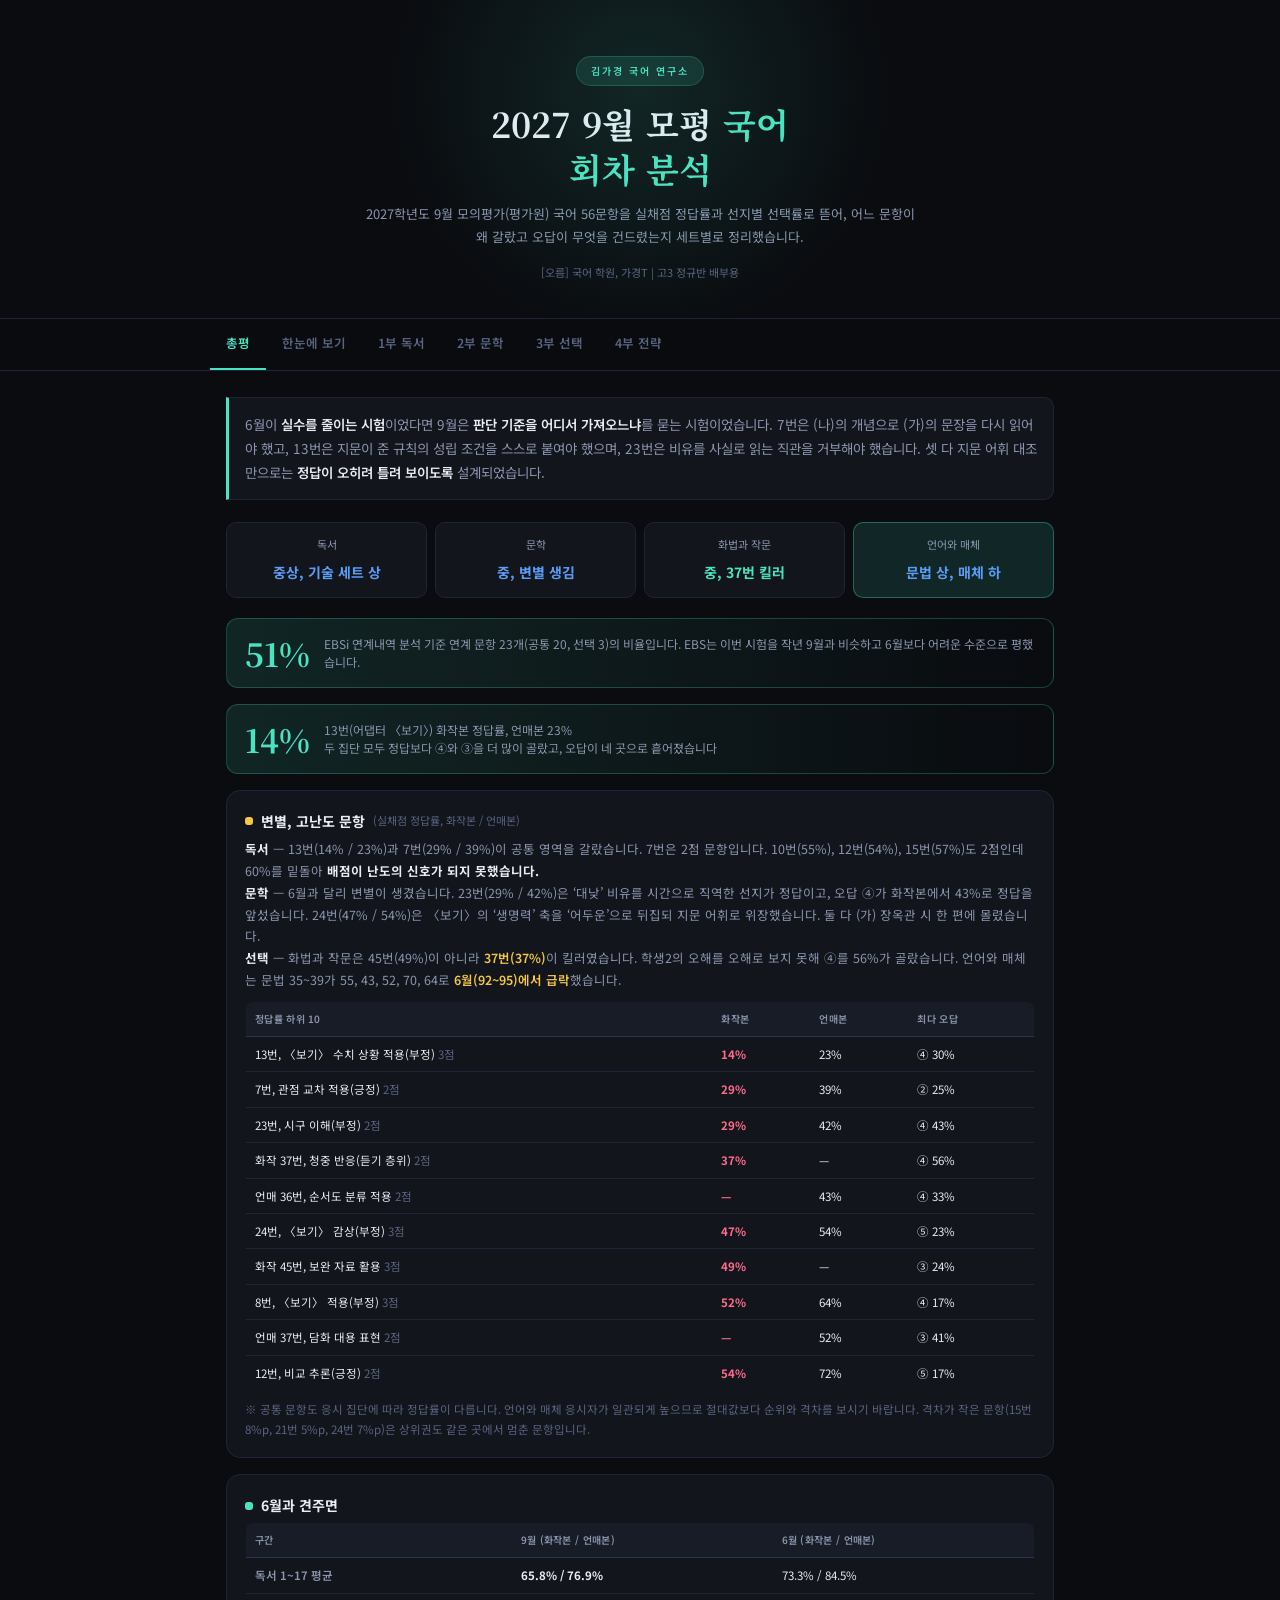
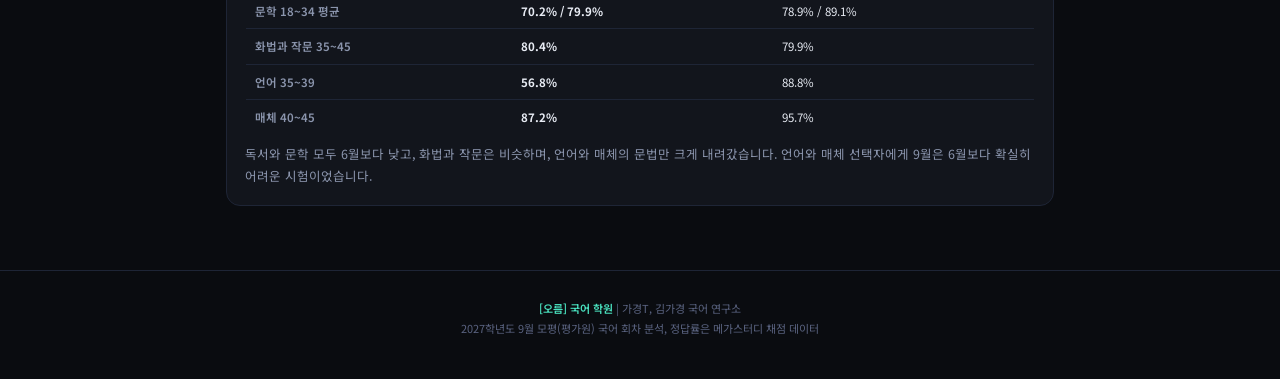
<file: bunseok-2027-09.html>
<!DOCTYPE html>
<html lang="ko">
<head>
<meta charset="UTF-8">
<meta name="viewport" content="width=device-width, initial-scale=1.0, maximum-scale=1.0, user-scalable=no">
<meta http-equiv="Cache-Control" content="no-cache, no-store, must-revalidate">
<title>[오름] 2027 9월 모평 국어 회차 분석</title>
<meta name="description" content="2027학년도 9월 모의평가(평가원) 국어 56문항을 실채점 정답률과 선지별 선택률로 분석했습니다. 어느 문항이 왜 갈랐는지 세트별로 정리한 [오름] 국어 회차 분석입니다."/>
<link rel="canonical" href="https://class.oreumyak.com/bunseok-2027-09.html"/>
<meta property="og:type" content="article"/>
<meta property="og:title" content="[오름] 2027 9월 모평 국어 회차 분석"/>
<meta property="og:description" content="2027학년도 9월 모의평가(평가원) 국어 56문항을 실채점 정답률과 선지별 선택률로 분석했습니다. 어느 문항이 왜 갈랐는지 세트별로 정리한 [오름] 국어 회차 분석입니다."/>
<meta property="og:url" content="https://class.oreumyak.com/bunseok-2027-09.html"/>
<meta property="og:image" content="https://class.oreumyak.com/og-image-v2.png"/>

<style>

@import url('https://fonts.googleapis.com/css2?family=Noto+Sans+KR:wght@300;400;500;600;700;900&family=Noto+Serif+KR:wght@400;600;700&display=swap');
:root{--bg:#0a0c10;--card:#12151c;--card2:#181c26;--accent:#1a1f2e;--bdr:#1e2536;--bdr2:#2a3350;--t1:#e8ecf4;--t2:#8b95ad;--t3:#5a6380;--mint:#4ae3c0;--mintD:#2a8b74;--mintG:rgba(74,227,192,.12);--coral:#ff6b8a;--coralD:#993f53;--coralG:rgba(255,107,138,.1);--amber:#f5c842;--amberD:#a18530;--amberG:rgba(245,200,66,.1);--blue:#5b9cf5;--blueD:#3a6399;--blueG:rgba(91,156,245,.1);--purple:#a78bfa;--purpleG:rgba(167,139,250,.1)}
*{margin:0;padding:0;box-sizing:border-box}
body{background:var(--bg);color:var(--t1);font-family:'Noto Sans KR',sans-serif;font-weight:400;line-height:1.8;-webkit-font-smoothing:antialiased;-webkit-text-size-adjust:100%}

.hero{position:relative;padding:54px 20px 36px;text-align:center;border-bottom:1px solid var(--bdr);overflow:hidden}
.hero::before{content:'';position:absolute;top:-50%;left:50%;transform:translateX(-50%);width:500px;height:500px;background:radial-gradient(circle,var(--mintG) 0%,transparent 70%);pointer-events:none}
.hero-label{display:inline-block;font-size:10px;font-weight:600;letter-spacing:2px;text-transform:uppercase;color:var(--mint);background:var(--mintG);border:1px solid rgba(74,227,192,.2);padding:5px 14px;border-radius:20px;margin-bottom:16px}
.hero h1{font-family:'Noto Serif KR',serif;font-size:clamp(22px,5vw,34px);font-weight:700;line-height:1.32;margin-bottom:10px}
.hero h1 em{font-style:normal;color:var(--mint)}
.hero .sub{font-size:13px;color:var(--t2);max-width:560px;margin:0 auto}
.hero .meta{margin-top:14px;font-size:11px;color:var(--t3)}

.tab-wrap{position:sticky;top:0;z-index:190;background:rgba(10,12,16,.93);backdrop-filter:blur(12px);border-bottom:1px solid var(--bdr);padding:0 12px}
.tabs{display:flex;gap:0;max-width:860px;margin:0 auto;overflow-x:auto;scrollbar-width:none}
.tabs::-webkit-scrollbar{display:none}
.tab{flex-shrink:0;padding:13px 16px;font-size:12.5px;font-weight:600;color:var(--t3);cursor:pointer;border-bottom:2px solid transparent;transition:all .2s;white-space:nowrap;-webkit-tap-highlight-color:transparent}
.tab:hover{color:var(--t2)}
.tab.active{color:var(--mint);border-bottom-color:var(--mint)}

.container{max-width:860px;margin:0 auto;padding:0 16px}
.section{display:none;padding:26px 0 48px;animation:fadeIn .3s ease}.section.active{display:block}
@keyframes fadeIn{from{opacity:0;transform:translateY(8px)}to{opacity:1;transform:none}}

.lead{font-size:13.5px;color:var(--t2);margin-bottom:22px;padding:14px 16px;background:var(--card);border:1px solid var(--bdr);border-left:3px solid var(--mint);border-radius:0 10px 10px 0}
.lead b{color:var(--t1);font-weight:600}

/* overview table */
.maptbl{width:100%;border-collapse:collapse;font-size:12.5px;background:var(--card);border:1px solid var(--bdr);border-radius:12px;overflow:hidden}
.maptbl th{background:var(--card2);color:var(--mint);font-weight:600;font-size:11px;letter-spacing:.5px;padding:11px 10px;text-align:left;border-bottom:1px solid var(--bdr2)}
.maptbl td{padding:11px 10px;border-bottom:1px solid var(--bdr);vertical-align:top;color:var(--t1)}
.maptbl tr:last-child td{border-bottom:none}
.maptbl .q{font-weight:700;color:var(--mint);white-space:nowrap}
.maptbl .new td{background:var(--coralG)}
.maptbl .new .q{color:var(--coral)}
.badge{display:inline-block;font-size:10px;font-weight:600;padding:3px 8px;border-radius:6px;white-space:nowrap}
.b-direct{color:var(--mint);background:var(--mintG);border:1px solid rgba(74,227,192,.25)}
.b-deep{color:var(--amber);background:var(--amberG);border:1px solid rgba(245,200,66,.25)}
.b-new{color:var(--coral);background:var(--coralG);border:1px solid rgba(255,107,138,.25)}
.b-lit{color:var(--blue);background:var(--blueG);border:1px solid rgba(91,156,245,.25)}
.note{font-size:11.5px;color:var(--t3);margin-top:14px;line-height:1.7}
.lk{color:var(--mint);font-weight:600}
.nlk{color:var(--t3)}
.cardlead{font-size:12.5px;color:var(--t2);line-height:1.7;margin:2px 0 14px;padding-bottom:13px;border-bottom:1px solid var(--bdr)}
.cardlead b{color:var(--t1)}
.ctbl{width:100%;border-collapse:collapse;font-size:11.5px;margin:2px 0;border:1px solid var(--bdr);border-radius:8px;overflow:hidden}
.ctbl th{background:var(--card2);color:var(--t2);font-weight:600;font-size:10px;letter-spacing:.3px;padding:8px 9px;text-align:left;border-bottom:1px solid var(--bdr2)}
.ctbl td{padding:8px 9px;border-bottom:1px solid var(--bdr);vertical-align:top;color:var(--t1);line-height:1.6}
.ctbl tr:last-child td{border-bottom:none}
.ctbl .rk{color:var(--t2);font-weight:600;white-space:nowrap}

/* set card */
.setcard{background:var(--card);border:1px solid var(--bdr);border-radius:14px;padding:20px 18px;margin-bottom:18px}
.setcard.new{border-style:dashed;border-color:var(--coralD)}
.set-head{display:flex;align-items:baseline;gap:10px;flex-wrap:wrap;margin-bottom:4px}
.set-num{font-family:'Noto Serif KR',serif;font-size:20px;font-weight:700;color:var(--mint)}
.set-title{font-size:15px;font-weight:700;color:var(--t1)}
.set-q{font-size:11.5px;color:var(--t3);margin-left:auto;font-weight:600}
.set-sub{font-size:11.5px;color:var(--t2);margin-bottom:14px}

.cmp{display:grid;grid-template-columns:1fr 1fr;gap:10px;margin:12px 0}
@media(max-width:560px){.cmp{grid-template-columns:1fr}}
.cmp .col{background:var(--card2);border:1px solid var(--bdr);border-radius:10px;padding:12px 13px}
.cmp .col.src{border-top:2px solid var(--t3)}
.cmp .col.exam{border-top:2px solid var(--mint)}
.cmp .col.gold{border-top:2px solid var(--amber);background:rgba(245,200,66,.06)}
.cmp .ttl{font-size:10.5px;font-weight:700;letter-spacing:.5px;color:var(--t2);margin-bottom:7px;text-transform:uppercase}
.cmp .exam .ttl{color:var(--mint)}
.cmp .txt{font-size:12.5px;color:var(--t1);line-height:1.7}

.blk{margin-top:14px}
.blk .lbl{font-size:11px;font-weight:700;letter-spacing:.5px;color:var(--mint);text-transform:uppercase;margin-bottom:6px;display:flex;align-items:center;gap:7px}
.blk .lbl::before{content:'';width:5px;height:5px;border-radius:50%;background:var(--mint)}
.blk.deep .lbl{color:var(--amber)}.blk.deep .lbl::before{background:var(--amber)}
.blk p{font-size:12.5px;color:var(--t1);line-height:1.75;margin-bottom:6px}
.blk ul{list-style:none;padding:0}
.blk li{font-size:12.5px;color:var(--t1);line-height:1.7;padding-left:18px;position:relative;margin-bottom:6px}
.blk li::before{content:'✓';position:absolute;left:0;color:var(--mint);font-size:11px;top:2px}
.kw{color:var(--mint);font-weight:600}
.kw-a{color:var(--amber);font-weight:600}

.newbox{background:var(--coralG);border:1px solid rgba(255,107,138,.2);border-radius:12px;padding:16px;font-size:12.5px;color:var(--t1);line-height:1.75}
.newbox b{color:var(--coral)}

/* strategy */
.scard{background:var(--card);border:1px solid var(--bdr);border-radius:14px;padding:18px;margin-bottom:16px}
.scard h3{font-size:14px;font-weight:700;color:var(--t1);margin-bottom:4px;display:flex;align-items:center;gap:8px}
.scard h3 .dot{width:8px;height:8px;border-radius:3px}
.scard p{font-size:12.5px;color:var(--t2);line-height:1.75}
.scard p b{color:var(--t1)}
.steps{counter-reset:s}
.steps li{list-style:none;font-size:12.5px;color:var(--t1);line-height:1.7;padding:10px 0 10px 40px;position:relative;border-bottom:1px solid var(--bdr)}
.steps li:last-child{border-bottom:none}
.steps li::before{counter-increment:s;content:counter(s);position:absolute;left:0;top:9px;width:24px;height:24px;border-radius:50%;background:var(--mintG);color:var(--mint);font-weight:700;font-size:12px;display:flex;align-items:center;justify-content:center;border:1px solid rgba(74,227,192,.3)}

/* 총평 */
.difg{display:grid;grid-template-columns:repeat(4,1fr);gap:8px;margin:0 0 20px}
@media(max-width:480px){.difg{grid-template-columns:repeat(2,1fr)}}
.dif{background:var(--card);border:1px solid var(--bdr);border-radius:10px;padding:12px 8px;text-align:center}
.dif.total{border-color:rgba(74,227,192,.35);background:var(--mintG)}
.dif .dl{display:block;font-size:11px;color:var(--t2);margin-bottom:5px}
.dif .dv{display:block;font-size:14px;font-weight:700}
.dif .dv.mint{color:var(--mint)}.dif .dv.blue{color:var(--blue)}
.statbox{display:flex;align-items:center;gap:14px;background:linear-gradient(90deg,var(--mintG),transparent);border:1px solid rgba(74,227,192,.25);border-radius:12px;padding:16px 18px;margin:16px 0}
.statnum{font-family:'Noto Serif KR',serif;font-size:32px;font-weight:700;color:var(--mint);line-height:1}
.statlbl{font-size:12px;color:var(--t2);line-height:1.5}
footer{text-align:center;padding:28px 20px 40px;border-top:1px solid var(--bdr);color:var(--t3);font-size:11px}
footer .brand{color:var(--mint);font-weight:600}

.qtbl td{font-size:11.5px}
.blk.deep p b{color:var(--amber)}
@media(max-width:600px){.ctbl,.maptbl{display:block;overflow-x:auto;-webkit-overflow-scrolling:touch}.ctbl td,.maptbl td{min-width:90px}}
</style>
<script src="analytics.js" defer></script>
</head>
<body>

<div class="hero">
  <div class="hero-label">김가경 국어 연구소</div>
  <h1>2027 9월 모평 <em>국어</em><br><em>회차 분석</em></h1>
  <p class="sub">2027학년도 9월 모의평가(평가원) 국어 56문항을 실채점 정답률과 선지별 선택률로 뜯어, 어느 문항이 왜 갈랐고 오답이 무엇을 건드렸는지 세트별로 정리했습니다.</p>
  <p class="meta">[오름] 국어 학원, 가경T  |  고3 정규반 배부용</p>
</div>

<div class="tab-wrap">
  <div class="tabs">
    <div class="tab active" data-t="summary">총평</div>
    <div class="tab" data-t="overview">한눈에 보기</div>
    <div class="tab" data-t="reading">1부 독서</div>
    <div class="tab" data-t="lit">2부 문학</div>
    <div class="tab" data-t="elective">3부 선택</div>
    <div class="tab" data-t="strategy">4부 전략</div>
  </div>
</div>

<div class="container">

  <div class="section active" id="summary">
    <div class="lead">6월이 <b>실수를 줄이는 시험</b>이었다면 9월은 <b>판단 기준을 어디서 가져오느냐</b>를 묻는 시험이었습니다. 7번은 (나)의 개념으로 (가)의 문장을 다시 읽어야 했고, 13번은 지문이 준 규칙의 성립 조건을 스스로 붙여야 했으며, 23번은 비유를 사실로 읽는 직관을 거부해야 했습니다. 셋 다 지문 어휘 대조만으로는 <b>정답이 오히려 틀려 보이도록</b> 설계되었습니다.</div>

    <div class="difg">
      <div class="dif"><span class="dl">독서</span><span class="dv blue">중상, 기술 세트 상</span></div>
      <div class="dif"><span class="dl">문학</span><span class="dv blue">중, 변별 생김</span></div>
      <div class="dif"><span class="dl">화법과 작문</span><span class="dv mint">중, 37번 킬러</span></div>
      <div class="dif total"><span class="dl">언어와 매체</span><span class="dv blue">문법 상, 매체 하</span></div>
    </div>

    <div class="statbox"><span class="statnum">51%</span><span class="statlbl">EBSi 연계내역 분석 기준 연계 문항 23개(공통 20, 선택 3)의 비율입니다. EBS는 이번 시험을 작년 9월과 비슷하고 6월보다 어려운 수준으로 평했습니다.</span></div>
    <div class="statbox"><span class="statnum">14%</span><span class="statlbl">13번(어댑터 〈보기〉) 화작본 정답률, 언매본 23%<br>두 집단 모두 정답보다 ④와 ③을 더 많이 골랐고, 오답이 네 곳으로 흩어졌습니다</span></div>

    <div class="scard">
      <h3><span class="dot" style="background:var(--amber)"></span>변별, 고난도 문항 <span style="font-weight:400;font-size:11px;color:var(--t3)">(실채점 정답률, 화작본 / 언매본)</span></h3>
      <p><b>독서</b> — 13번(14% / 23%)과 7번(29% / 39%)이 공통 영역을 갈랐습니다. 7번은 2점 문항입니다. 10번(55%), 12번(54%), 15번(57%)도 2점인데 60%를 밑돌아 <b>배점이 난도의 신호가 되지 못했습니다.</b></p>
      <p><b>문학</b> — 6월과 달리 변별이 생겼습니다. 23번(29% / 42%)은 ‘대낮’ 비유를 시간으로 직역한 선지가 정답이고, 오답 ④가 화작본에서 43%로 정답을 앞섰습니다. 24번(47% / 54%)은 〈보기〉의 ‘생명력’ 축을 ‘어두운’으로 뒤집되 지문 어휘로 위장했습니다. 둘 다 (가) 장옥관 시 한 편에 몰렸습니다.</p>
      <p><b>선택</b> — 화법과 작문은 45번(49%)이 아니라 <span class="kw-a">37번(37%)</span>이 킬러였습니다. 학생2의 오해를 오해로 보지 못해 ④를 56%가 골랐습니다. 언어와 매체는 문법 35~39가 55, 43, 52, 70, 64로 <span class="kw-a">6월(92~95)에서 급락</span>했습니다.</p>
      <table class="ctbl" style="margin-top:10px">
        <thead><tr><th>정답률 하위 10</th><th>화작본</th><th>언매본</th><th>최다 오답</th></tr></thead>
        <tbody><tr><td>13번, 〈보기〉 수치 상황 적용(부정) <span class="nlk">3점</span></td><td><b style="color:var(--coral)">14%</b></td><td>23%</td><td>④ 30%</td></tr><tr><td>7번, 관점 교차 적용(긍정) <span class="nlk">2점</span></td><td><b style="color:var(--coral)">29%</b></td><td>39%</td><td>② 25%</td></tr><tr><td>23번, 시구 이해(부정) <span class="nlk">2점</span></td><td><b style="color:var(--coral)">29%</b></td><td>42%</td><td>④ 43%</td></tr><tr><td>화작 37번, 청중 반응(듣기 층위) <span class="nlk">2점</span></td><td><b style="color:var(--coral)">37%</b></td><td>—</td><td>④ 56%</td></tr><tr><td>언매 36번, 순서도 분류 적용 <span class="nlk">2점</span></td><td><b style="color:var(--coral)">—</b></td><td>43%</td><td>④ 33%</td></tr><tr><td>24번, 〈보기〉 감상(부정) <span class="nlk">3점</span></td><td><b style="color:var(--coral)">47%</b></td><td>54%</td><td>⑤ 23%</td></tr><tr><td>화작 45번, 보완 자료 활용 <span class="nlk">3점</span></td><td><b style="color:var(--coral)">49%</b></td><td>—</td><td>③ 24%</td></tr><tr><td>8번, 〈보기〉 적용(부정) <span class="nlk">3점</span></td><td><b style="color:var(--coral)">52%</b></td><td>64%</td><td>④ 17%</td></tr><tr><td>언매 37번, 담화 대용 표현 <span class="nlk">2점</span></td><td><b style="color:var(--coral)">—</b></td><td>52%</td><td>③ 41%</td></tr><tr><td>12번, 비교 추론(긍정) <span class="nlk">2점</span></td><td><b style="color:var(--coral)">54%</b></td><td>72%</td><td>⑤ 17%</td></tr></tbody>
      </table>
      <p style="font-size:11.5px;color:var(--t3);margin-top:8px">※ 공통 문항도 응시 집단에 따라 정답률이 다릅니다. 언어와 매체 응시자가 일관되게 높으므로 절대값보다 순위와 격차를 보시기 바랍니다. 격차가 작은 문항(15번 8%p, 21번 5%p, 24번 7%p)은 상위권도 같은 곳에서 멈춘 문항입니다.</p>
    </div>

    <div class="scard">
      <h3><span class="dot" style="background:var(--mint)"></span>6월과 견주면</h3>
      <table class="ctbl">
        <thead><tr><th>구간</th><th>9월 (화작본 / 언매본)</th><th>6월 (화작본 / 언매본)</th></tr></thead>
        <tbody>
          <tr><td class="rk">독서 1~17 평균</td><td><b>65.8% / 76.9%</b></td><td>73.3% / 84.5%</td></tr>
          <tr><td class="rk">문학 18~34 평균</td><td><b>70.2% / 79.9%</b></td><td>78.9% / 89.1%</td></tr>
          <tr><td class="rk">화법과 작문 35~45</td><td><b>80.4%</b></td><td>79.9%</td></tr>
          <tr><td class="rk">언어 35~39</td><td><b>56.8%</b></td><td>88.8%</td></tr>
          <tr><td class="rk">매체 40~45</td><td><b>87.2%</b></td><td>95.7%</td></tr>
        </tbody>
      </table>
      <p style="margin-top:8px">독서와 문학 모두 6월보다 낮고, 화법과 작문은 비슷하며, 언어와 매체의 문법만 크게 내려갔습니다. 언어와 매체 선택자에게 9월은 6월보다 확실히 어려운 시험이었습니다.</p>
    </div>
  </div>

  <div class="section" id="overview">
    <div class="lead">공통 8세트와 선택 5세트를 <b>세트별 최난 문항</b>과 <b>EBS 연계</b>로 한 줄씩 정리했다. EBSi 연계내역 분석(9월 2일)에 따르면 연계 문항은 <span class="lk">23문항, 약 51%</span>(공통 20, 선택 각 3)다. 독서는 인문, 기술, 사회 세 지문이 연계됐고, 문학은 금환기봉과 속사미인곡이 수록 지문의 대부분, 잘 익은 사과가 전문 그대로 나왔다. 장옥관 시, 박지원 수필, 박화성 소설은 <span class="nlk">비연계</span>다.</div>
    <table class="maptbl">
      <thead><tr><th>문항</th><th>영역</th><th>세트</th><th>최난 문항</th><th>수능특강 연계</th></tr></thead>
      <tbody><tr class="new"><td class="q">1~3</td><td>독서론</td><td>전기류를 활용한 진로 독서</td><td>3번 <b>86% / 93%</b></td><td><span class="badge b-new">비연계</span></td></tr><tr><td class="q">4~9</td><td>인문 (주제 통합)</td><td>(가) 종 차별주의 옹호 논변과 한계 / (나) 인공 행위자의 도덕적 지위</td><td>7번 <b>29% / 39%</b></td><td><span class="badge b-direct">직접 연계 (가)</span></td></tr><tr><td class="q">10~13</td><td>기술</td><td>어댑터의 선형 방식과 스위칭 방식</td><td>13번 <b>14% / 23%</b></td><td><span class="badge b-deep">일부 연계, 전류 밀도</span></td></tr><tr><td class="q">14~17</td><td>사회</td><td>오피니언 리더와 커뮤니케이션 2단계 유통 이론</td><td>16번 <b>55% / 69%</b></td><td><span class="badge b-deep">일부 연계, 리더십 이론</span></td></tr><tr><td class="q">18~21</td><td>고전 소설</td><td>작자 미상 「금환기봉」</td><td>20번 <b>64% / 77%</b></td><td><span class="badge b-lit">연계, 실전 2회</span></td></tr><tr><td class="q">22~27</td><td>갈래 복합</td><td>(가) 장옥관 「가오리 날아오르다」 / (나) 김혜순 「잘 익은 사과」 / (다) 박지원 「공작관문고 자서」</td><td>23번 <b>29% / 42%</b></td><td><span class="badge b-lit">일부 연계, 김혜순</span></td></tr><tr class="new"><td class="q">28~31</td><td>현대 소설</td><td>박화성 「고향 없는 사람들」</td><td>28번 <b>68% / 78%</b></td><td><span class="badge b-new">비연계</span></td></tr><tr><td class="q">32~34</td><td>고전 시가</td><td>이진유 「속사미인곡」</td><td>32번 <b>66% / 79%</b></td><td><span class="badge b-lit">연계, 고전시가 08</span></td></tr><tr><td class="q">35~37</td><td>화법</td><td>강연 — 해양 유물의 발굴과 보존 처리</td><td>화작 37번 <b>37%</b></td><td><span class="badge b-deep">유형 연계, 35번</span></td></tr><tr><td class="q">38~42</td><td>화법과 작문 융합</td><td>(가) 동아리 대화 (수리 배움터) / (나) 교지 소개 글 초고</td><td>화작 40번 <b>68%</b></td><td><span class="badge b-deep">유형 연계, 42번</span></td></tr><tr><td class="q">43~45</td><td>작문</td><td>지역신문 기고 초고 (활성화 방안)</td><td>화작 45번 <b>49%</b></td><td><span class="badge b-deep">유형 연계, 45번</span></td></tr><tr><td class="q">35~39</td><td>언어</td><td>35~36 색채어 지문형 / 37 대용 표현 ‘자기’ / 38 한자어 ‘ㄹ’ 뒤 경음화 / 39 문장 성분과 안긴절</td><td>언매 36번 <b>43%</b></td><td><span class="badge b-direct">연계, 36 38 39번</span></td></tr><tr class="new"><td class="q">40~45</td><td>매체</td><td>40~43 인터넷 방송과 카드 뉴스 (옥스퍼드 사전의 한국어) / 44~45 둘레길 앱과 누리 소통망 대화</td><td>언매 44번 <b>69%</b></td><td><span class="badge b-new">비연계</span></td></tr></tbody>
    </table>
    <p class="note">※ 정답률은 화작본 / 언매본 순. 선택 과목은 해당 집단 값만 표시. 연계 판정은 EBSi 연계내역 분석의 문항별 연계표(공통 4, 5, 7, 8 / 10, 11, 12 / 14, 15, 16 / 18~21 / 22, 24, 27 / 32~34, 화작 35, 42, 45, 언매 36, 38, 39)를 따랐다.</p>
    <div class="scard" style="margin-top:18px">
      <h3><span class="dot" style="background:var(--amber)"></span>EBS가 꼽은 변별 문항과 실측 정답률</h3>
      <p>EBS는 난이도를 <b>작년 9월과 비슷하고 6월보다 어렵다</b>고 평했고, 변별 문항으로 아래 여섯을 꼽았다. 실측과 견주면 13, 24, 45번은 맞았지만 31번(75%)과 언매 39번(64%)은 중간 난도였고, 실제 최난인 7번, 23번, 화작 37번, 언매 36번은 목록에 없다.</p>
      <table class="ctbl"><thead><tr><th>EBS 선정</th><th>EBS의 평</th><th>실측</th></tr></thead><tbody><tr><td class="rk">8번</td><td>(가)(나) 핵심 내용에 〈보기〉 사례 적용</td><td><b style="color:var(--t1)">52% / 64%</b></td></tr><tr><td class="rk">13번</td><td>어댑터 원리를 〈보기〉 사례에 적용, 정보 정리 부담</td><td><b style="color:var(--coral)">14% / 23%</b></td></tr><tr><td class="rk">24번</td><td>〈보기〉로 창조된 현실 파악, 선지 정밀 판단</td><td><b style="color:var(--coral)">47% / 54%</b></td></tr><tr><td class="rk">31번</td><td>인물 관계가 명시되지 않아 까다로움</td><td><b style="color:var(--t1)">75% / 84%</b></td></tr><tr><td class="rk">화작 45번</td><td>자료 특징 분석 후 문단별 중심 내용으로 판단</td><td><b style="color:var(--coral)">49%</b></td></tr><tr><td class="rk">언매 39번</td><td>보어, 관형어, 필수적 부사어, 안긴절 구별</td><td><b style="color:var(--t1)">64%</b></td></tr></tbody></table>
      <table class="ctbl" style="margin-top:8px"><thead><tr><th>EBS가 놓친 최난</th><th>무엇을 건드렸나</th><th>실측</th></tr></thead><tbody><tr><td class="rk">7번</td><td>(나)의 개념(행위자 범주=피행위자 범주)을 (가)의 문장 ㉠㉡ 위에 덮어써야 하며, 정답 ①은 ㉠의 문면(‘관계에 의해 고려</td><td><b style="color:var(--coral)">29% / 39%</b></td></tr><tr><td class="rk">23번</td><td>‘대낮’은 달빛의 밝음을 비유한 것인데 정답 ①은 ‘시간이 낮으로 바뀌었음을 지각’으로 문자 그대로 읽음. 오답 ④(‘바닥’=</td><td><b style="color:var(--coral)">29% / 42%</b></td></tr><tr><td class="rk">화작 37번</td><td>정답 ⑤의 결함은 ‘강연에서 예로 제시된 유물’ 한 구절(청동 숟가락은 강연 예시가 아님). 오답 ④는 학생2의 ‘탐사 방법을</td><td><b style="color:var(--coral)">37%</b></td></tr><tr><td class="rk">언매 36번</td><td>15세기 ⓐ누러ᄒᆞ다→누렇다(불규칙, 짝 노랗다 있음=㉢), ⓑ프르다→푸르다(불규칙, 짝 없음=㉡), ⓒ검다(규칙=㉠). 오답</td><td><b style="color:var(--coral)">43%</b></td></tr></tbody></table>
    </div>
  </div>

  <div class="section" id="reading">
    <div class="lead">독서의 변별 원리가 6월의 <b>‘주체 확인’</b>에서 9월의 <b>‘판단 기준의 출처’</b>로 옮겨 갔다. 주체 확인은 10번처럼 중간 난도로 내려왔고, 관점을 덮어쓰는 7번과 규칙의 경계를 묻는 13번이 최상단을 차지했다. 정답이 지문에 없는 재진술(5, 12, 15번)일 때 어휘 매칭으로 오답에 가는 패턴도 뚜렷하다.</div>
    <div class="setcard"><div class="set-head"><span class="set-num">①</span><span class="set-title">전기류를 활용한 진로 독서</span><span class="set-q">1~3번, 독서론</span></div><p class="cardlead"><b>구조</b> 정의(전기류) → 4단계 절차 → 단계별 전략(참고 자료, 도해 조직자, 대립 척도표) → 효용. 3번 〈보기〉는 독서록 형식으로 4단계와 3전략을 뒤섞어 배치.</p><div class="blk"><div class="lbl">문항별 정답률과 오답</div><table class="ctbl"><thead><tr><th>문항</th><th>정답률 (화작본 / 언매본)</th><th>최다 오답</th><th>무엇을 건드렸나</th></tr></thead><tbody><tr><td class="rk">1번 <span class="nlk">2점</span></td><td><b style="color:var(--t1)">94% / 98%</b></td><td>⑤ 3%</td><td>‘A이거나 B’를 ‘B가 아닌 A’로 좁힘</td></tr><tr><td class="rk">2번 <span class="nlk">2점</span></td><td><b style="color:var(--t1)">92% / 95%</b></td><td>⑤ 3%</td><td>오답 4개가 모두 지문 진술의 부정형</td></tr><tr><td class="rk">3번 <span class="nlk">3점</span></td><td><b style="color:var(--t1)">86% / 93%</b></td><td>⑤ 7%</td><td>선지 = ‘~하는 과정에서(단계) + ~를 활용하여(전략) + ~하였다(행동)’ 3슬롯, 정답은 전략 슬롯만 교체</td></tr></tbody></table></div><div class="blk"><div class="lbl">학습 포인트</div><ul><li>독서론 3점은 ‘단계 + 전략 + 행동’ 세 칸을 따로 채점한다. 두 칸이 맞아도 한 칸이 틀리면 탈락</li><li>‘A이거나 B’를 ‘B가 아닌 A’로 좁힌 선지(1번)는 범위 조작의 기본형</li></ul></div><p class="note" style="margin-top:10px">EBS 연계 — 비연계 (수능특강 독서론은 SQ3R, 디지털 읽기, 독서 공간, 독자 개념 4편으로 전기류 없음)</p></div><div class="setcard"><div class="set-head"><span class="set-num">②</span><span class="set-title">(가) 종 차별주의 옹호 논변과 한계 / (나) 인공 행위자의 도덕적 지위</span><span class="set-q">4~9번, 인문 (주제 통합)</span></div><p class="cardlead"><b>구조</b> (가) 종 차별주의의 두 옹호 논변(고유 특징, 유대감)을 각각 반박. (나) 표준적 입장(행위자=피행위자 범주) → 윤리적 행동주의 → 존슨(독립성 논변)과 스미즈의 반론. 7번은 (나)의 개념으로 (가)의 문장을 재해석하는 교차 적용, 8번 〈보기〉(인격체/인격 종/속성 P)는 (가)(나) 모두에 걸침.</p><div class="blk"><div class="lbl">문항별 정답률과 오답</div><table class="ctbl"><thead><tr><th>문항</th><th>정답률 (화작본 / 언매본)</th><th>최다 오답</th><th>무엇을 건드렸나</th></tr></thead><tbody><tr><td class="rk">4번 <span class="nlk">2점</span></td><td><b style="color:var(--t1)">80% / 91%</b></td><td>③ 6%</td><td>지문의 ‘전체 유대감은 확인 불가, 소규모에서 나타남’을 ‘소규모 유대감이 전체에서 기인’으로 인과 방향 반전</td></tr><tr><td class="rk">5번 <span class="nlk">2점</span></td><td><b style="color:var(--amber)">67% / 82%</b></td><td>③ 19% <span class="nlk">집중형</span></td><td>오답 ③은 술어(‘인식론적 한계를 인정’)를 그대로 두고 한계의 대상만 ‘형이상학적 속성 → 관찰 가능한 행위’로 교체</td></tr><tr><td class="rk">6번 <span class="nlk">2점</span></td><td><b style="color:var(--t1)">73% / 87%</b></td><td>④ 9%</td><td>오답이 지문의 ‘A가 아니라 B’ 구문에서 부정된 A(④), 전제하지 않는다고 명시한 것(①③), 방향을 뒤집은 것(⑤)</td></tr><tr><td class="rk">7번 <span class="nlk">2점</span></td><td><b style="color:var(--coral)">29% / 39%</b></td><td>② 25% <span class="nlk">분산형</span></td><td>(나)의 개념(행위자 범주=피행위자 범주)을 (가)의 문장 ㉠㉡ 위에 덮어써야 하며, 정답 ①은 ㉠의 문면(‘관계에 의해 고려 대상이 된다’)과 충돌해 보임</td></tr><tr><td class="rk">8번 <span class="nlk">3점</span></td><td><b style="color:var(--amber)">52% / 64%</b></td><td>④ 17% <span class="nlk">분산형</span></td><td>〈보기〉가 ‘전형적=대표적 구성원(대부분 아님)’이라고 못 박은 정의를 정답 ③이 ‘종 전체의 특징’으로 확대</td></tr><tr><td class="rk">9번 <span class="nlk">2점</span></td><td><b style="color:var(--t1)">89% / 94%</b></td><td>④ 6%</td><td>구별되다=다르다, 부여하다=주다</td></tr></tbody></table></div><div class="blk"><div class="lbl">주목 문항 해부</div></div><div class="blk deep"><div class="lbl">5번, 정답 ④, 67% / 82%</div><p style="font-size:12px;color:var(--t2)">(나)에 대한 이해로 가장 적절한 것은?</p><p><b>오답 ③ 19%</b> — ③(19/12%)이 끌린 이유: 지문 문장과 어휘가 거의 같아 어휘 매칭으로 통과됨. 한계의 대상이 무엇인지(속성이지 행동이 아님)를 짚어야 함.</p><p>정답 ④는 ‘X가 Y로부터 존재론적으로 독립’을 ‘다른 실재 사이의 존재론적 관계를 고려’로 바꿔 쓴 재진술. 정답이 재진술이고 오답이 원문 어휘를 유지하는 전형적 배치.</p></div><div class="blk deep"><div class="lbl">7번, 정답 ①, 29% / 39%</div><p style="font-size:12px;color:var(--t2)">표준적 입장의 관점에 따라 ㉠, ㉡을 이해한 것으로 가장 적절한 것은?</p><p><b>오답 ② 25%</b> — ②(25/27%)는 ㉠을 문면대로 읽어 ‘관계에 따라 피행위자 범주가 달라진다’로 수용. ⑤(24/20%)는 ‘다른 종=피행위자’를 전제. ③④⑤ 모두 다른 종을 피행위자나 행위자로 인정하는 순간 오답.</p><p>공통 영역 2점 최난 문항. 표준적 입장에서 행위자는 인간뿐이고 두 범주가 일치하므로 피행위자도 인간뿐이다. 따라서 ㉠의 ‘인간과의 관계에 의해서만 고려’는 ‘다른 종은 피행위자가 아니다’로 재해석되어야 한다. 학생은 ㉠ 자체의 진술을 판단 기준으로 삼아 정답 ①을 ‘너무 강한 진술’로 배제했다. 오답이 ②⑤③으로 3분산된 것은 특정 함정이 아니라 판단 기준 자체를 못 세운 결과. 6월 13번(주체 확인)과 달리 ‘준거를 어디서 가져오느냐’가 갈랐다.</p></div><div class="blk deep"><div class="lbl">8번, 정답 ③, 52% / 64%</div><p style="font-size:12px;color:var(--t2)">〈보기〉를 바탕으로 (가), (나)를 이해한 내용으로 적절하지 않은 것은? [3점]</p><p><b>오답 ④ 17%</b> — ④(17/13%)는 ‘인공 행위자는 자연 종이 아니므로 도덕적 행위자가 될 수 없다’를 (나)의 행동주의와 충돌한다고 느껴 거부. 그러나 발문의 준거는 〈보기〉이므로 (나)의 입장은 판단 기준이 아님. ⑤(15/11%)도 같은 이유(행동주의가 형이상학적 속성을 근거로 삼지 않음)로 흔들림.</p><p>①②③은 (가), ④⑤는 (나)에 붙는 5선지 구조. 정답은 〈보기〉 정의 한 줄의 범위 조작이라 P2로 잡히지만, ④⑤가 (나)의 입장과 〈보기〉의 입장을 혼동하게 설계되어 분산이 커졌다. 준거가 둘(지문의 이론 vs 〈보기〉의 이론)일 때 발문이 지정한 쪽만 쓰는 훈련.</p></div><div class="blk"><div class="lbl">학습 포인트</div><ul><li>발문에 ‘~의 관점에 따라’가 있으면 판단 기준은 지문 문장이 아니라 그 관점의 정의문이다(7번). 정답이 지문 문면과 충돌해 보여도 관점이 우선</li><li>준거가 둘일 때(지문의 이론 vs 〈보기〉의 이론) 발문이 지정한 쪽만 쓴다(8번 ④⑤)</li><li>‘A가 아니라 B’ 구문은 부정된 A가 오답 재료다(6번)</li></ul></div><p class="note" style="margin-top:10px">EBS 연계 — 연계 — 수능특강 독서 88~92쪽 ‘종 차별주의와 종 중첩 논증’의 핵심 정보를 (가)로 재구성(EBSi 연계표: 4, 5, 7, 8번). (나)의 윤리적 행동주의, 존슨, 스미즈는 비연계 확장.</p></div><div class="setcard"><div class="set-head"><span class="set-num">③</span><span class="set-title">어댑터의 선형 방식과 스위칭 방식</span><span class="set-q">10~13번, 기술</span></div><p class="cardlead"><b>구조</b> 교류→직류 필요성 → ㉠선형(변압기→정류기→평활→정전압 소자, 손실 열 소모) → ㉡스위칭(정류기→평활→스위치→변압기→정류기→평활, 온오프비, 비교 회로, 노이즈). 부품별 기능과 순서가 두 방식에서 다르게 배열되어 13번 〈보기〉 수치 상황으로 수렴.</p><div class="blk"><div class="lbl">문항별 정답률과 오답</div><table class="ctbl"><thead><tr><th>문항</th><th>정답률 (화작본 / 언매본)</th><th>최다 오답</th><th>무엇을 건드렸나</th></tr></thead><tbody><tr><td class="rk">10번 <span class="nlk">2점</span></td><td><b style="color:var(--amber)">55% / 77%</b></td><td>⑤ 17% <span class="nlk">분산형</span></td><td>내용 일치 문항인데 정답률 55%. 스위치의 기능(변동 생성)을 회로 전체의 목적(안정화)으로 오인하면 ②가 참으로 보임</td></tr><tr><td class="rk">11번 <span class="nlk">2점</span></td><td><b style="color:var(--amber)">60% / 81%</b></td><td>③ 17% <span class="nlk">분산형</span></td><td>‘선형이 여전히 쓰이는 경우’ = 스위칭의 단점(노이즈)이 문제 되는 경우. 지문의 마지막 문장을 거꾸로 읽어야 정답</td></tr><tr><td class="rk">12번 <span class="nlk">2점</span></td><td><b style="color:var(--amber)">54% / 72%</b></td><td>⑤ 17% <span class="nlk">분산형</span></td><td>정답 ③(출력을 바꾸려면 ㉠ 소자 교체, ㉡ 기준 전압 변경)은 지문에 없는 상황을 두 방식의 제어 원리에서 도출해야 함. 오답 ②④는 대소 반전, ⑤는 무근거 결합</td></tr><tr><td class="rk">13번 <span class="nlk">3점</span></td><td><b style="color:var(--coral)">14% / 23%</b></td><td>④ 30% <span class="nlk">분산형</span></td><td>‘온오프비 커지면 출력 높아진다’는 단조 규칙을 100%까지 외삽하면 틀림. 계속 온이면 변화 없는 전압이 되어 변압기가 반응하지 않는다는 메커니즘이 규칙을 무효화</td></tr></tbody></table></div><div class="blk"><div class="lbl">주목 문항 해부</div></div><div class="blk deep"><div class="lbl">10번, 정답 ②, 55% / 77%</div><p style="font-size:12px;color:var(--t2)">윗글의 내용과 일치하지 않는 것은?</p><p><b>오답 ⑤ 17%</b> — ⑤(17/9%)는 ‘방향이 바뀌는 전압을 입력받아’가 지문에 없는 표현이라 의심. ③(15/7%)은 정전압 소자의 목적 진술을 의심. 오답이 셋으로 갈린 것은 ②를 참으로 통과시킨 뒤 남은 선지에서 억지로 고른 흔적.</p><p>지문은 스위치가 ‘변화가 심한 전압으로 바꾼다’고 명시하고, 억제는 평활 회로의 일이다. 부품별 기능표(변압기/정류기/평활/정전압/스위치/비교 회로)를 만들지 않으면 ‘온오프로 안정화’라는 상식이 지문을 덮는다. 기술 지문 첫 문항이 세트 난도를 예고한 사례.</p></div><div class="blk deep"><div class="lbl">11번, 정답 ⑤, 60% / 81%</div><p style="font-size:12px;color:var(--t2)">특별한 경우를 이해한 내용으로 가장 적절한 것은?</p><p><b>오답 ③ 17%</b> — ③(17/8%)은 ‘전력 손실을 적게 하기 위해’가 선형의 단점(손실 많음)과 정반대인데도 ‘소자를 많이 써도 되는’이라는 조건에 끌림. ④(11/5%)는 발열 방지 → 스위칭 적합을 뒤집음.</p><p>지시어 ‘특별한 경우’가 선형 방식 문단 끝에 있으나 답의 근거는 스위칭 문단 끝(노이즈)에 있다. 두 방식의 장단점 표를 만들면 ‘선형이 필요한 경우 = 스위칭의 단점이 치명적인 경우’로 한 줄에 정리된다.</p></div><div class="blk deep"><div class="lbl">12번, 정답 ③, 54% / 72%</div><p style="font-size:12px;color:var(--t2)">㉠과 ㉡에 대한 이해로 가장 적절한 것은?</p><p><b>오답 ⑤ 17%</b> — ⑤(17/11%)는 ‘에너지 저장 소자’와 ‘전압 변동’이라는 지문 어휘를 그럴듯하게 결합. ④(13/8%)는 주파수↑→변압기 작음을 ㉠㉡에 거꾸로 배당. ②(11/6%)는 정류기 입력 전압 대소 반전.</p><p>정답이 지문에 직접 없으므로 ‘확인 못 한 선지’로 밀려나고, 오답은 지문 어휘를 품고 있어 통과된다. 긍정 발문에서 정답 후보를 ‘지문 어휘 유무’로 고르면 반드시 틀리는 구조.</p></div><div class="blk deep"><div class="lbl">13번, 정답 ①, 14% / 23%</div><p style="font-size:12px;color:var(--t2)">윗글을 바탕으로 〈보기〉를 이해한 내용으로 적절하지 않은 것은? [3점]</p><p><b>오답 ④ 30%</b> — ④(30/30%)는 ‘출력 4.5V<기준 5V → 온오프비↑ → 오프 시간↓’의 옳은 연쇄를 거꾸로 셈하거나 ‘온오프비 10%’ 수치에 혼란. ③(28/25%)은 스위칭 방식의 일차 측 순서(정류기→평활)를 선형의 순서(변압기→정류기)와 혼동해 ‘한쪽 방향으로만’을 의심. ⑤(17/15%)는 지문 문장 그대로인데도 낯설어 선택.</p><p>이번 회차 최저 정답률. 두 집단 모두 정답보다 ④와 ③을 더 많이 골랐고 오답이 ④③⑤② 네 곳으로 흩어졌다. 정답 ①은 지문 규칙과 표면상 일치해 ‘적절’로 통과되고, 나머지 선지는 지문 문장을 옮겼는데도 낯설게 느껴진 것이 원인. 6월 15번이 비례 관계의 결합이었다면 9월 13번은 비례 관계의 경계 조건이다. 규칙에 ‘언제 성립하는가’(변화가 있을 때만)를 붙여 적어야 한다.</p></div><div class="blk"><div class="lbl">학습 포인트</div><ul><li>부품마다 동사를 붙인 기능표를 만든다. 스위치는 변동을 ‘만들고’, 평활 회로가 ‘억제’한다(10번)</li><li>규칙에는 성립 조건을 같이 적는다. ‘온오프비↑ → 출력↑’은 변화가 있을 때만이고, 100%로 밀면 변압기가 반응하지 않는다(13번)</li><li>지문에 없는 조작 상황(출력을 바꾸려면)은 두 방식의 제어 원리에서 만들어 낸다(12번)</li></ul></div><p class="note" style="margin-top:10px">EBS 연계 — 일부 연계 — 수능특강 독서 17~19쪽 ‘전류 밀도의 개념과 특징’ 중 전류 밀도 상승에 따른 발열로 성능 저하와 회로 손상이 생긴다는 부분을 재구성(EBSi 연계표: 10, 11, 12번). 어댑터의 선형과 스위칭 방식 자체는 신규 제재.</p></div><div class="setcard"><div class="set-head"><span class="set-num">④</span><span class="set-title">오피니언 리더와 커뮤니케이션 2단계 유통 이론</span><span class="set-q">14~17번, 사회</span></div><p class="cardlead"><b>구조</b> 리더 연구 두 갈래(정형 조직 vs 비정형 환경) → 라자스펠트의 발견(㉠)과 이론 정립, 의의 → 오피니언 리더의 특성(오늘날 정보 창출) → ㉯비판론 3항(직접 획득과 비수동성, 분야별 위치, 다단계). 16번 〈보기〉는 갑과 을 × 공공 이슈와 패션의 2×2 매트릭스.</p><div class="blk"><div class="lbl">문항별 정답률과 오답</div><table class="ctbl"><thead><tr><th>문항</th><th>정답률 (화작본 / 언매본)</th><th>최다 오답</th><th>무엇을 건드렸나</th></tr></thead><tbody><tr><td class="rk">14번 <span class="nlk">2점</span></td><td><b style="color:var(--t1)">73% / 86%</b></td><td>④ 11% <span class="nlk">분산형</span></td><td>병렬로 소개된 두 연구 갈래(정형 조직 / 비정형 환경)를 ‘기업 연구에서 오피니언 리더 연구가 시작’으로 계승 관계화</td></tr><tr><td class="rk">15번 <span class="nlk">2점</span></td><td><b style="color:var(--amber)">57% / 65%</b></td><td>① 15% <span class="nlk">분산형</span></td><td>정답 ③은 ‘오피니언 리더’라는 단어 없이 정의(1차 사회 집단의 유대 관계에 기반한 정보 제공자)로만 표현. 오답은 ‘원자화, 공론장, 전문가’ 등 지문 핵심어를 그대로 씀</td></tr><tr><td class="rk">16번 <span class="nlk">3점</span></td><td><b style="color:var(--amber)">55% / 69%</b></td><td>③ 19% <span class="nlk">분산형</span></td><td>선지 앞머리 ‘㉮/㉯에 따르면’ 준거 라벨 × 갑과 을 × 공공 이슈와 패션. 정답 ④는 2단계 유통 그 자체(신문→전문가 친구→을)를 ‘다단계’로 잘못 명명</td></tr><tr><td class="rk">17번 <span class="nlk">2점</span></td><td><b style="color:var(--t1)">88% / 92%</b></td><td>④ 5%</td><td>규범이나 체계에 어긋나다</td></tr></tbody></table></div><div class="blk"><div class="lbl">주목 문항 해부</div></div><div class="blk deep"><div class="lbl">15번, 정답 ③, 57% / 65%</div><p style="font-size:12px;color:var(--t2)">㉠(미디어 영향력이 미미했던 것)의 이유로 가장 적절한 것은?</p><p><b>오답 ① 15%</b> — ①(15/10%)은 ‘원자화된 이용자’가 대중 사회 이론의 가정(이론이 벗어난 것)인데 당시 상태로 오인. ⑤(14/13%)는 ‘참여하지 않았기 때문’으로 방향 반전.</p><p>어휘 매칭 학생이 정답을 못 알아보고 핵심어가 보이는 오답으로 가는 구조. 두 집단 차이가 8%p로 작은 것도 특징(어휘 매칭 습관은 상위권에도 있음).</p></div><div class="blk deep"><div class="lbl">16번, 정답 ④, 55% / 69%</div><p style="font-size:12px;color:var(--t2)">㉮(2단계 유통 이론), ㉯(비판론)의 입장에서 〈보기〉를 이해한 내용으로 적절하지 않은 것은? [3점]</p><p><b>오답 ③ 19%</b> — ③(19/13%)은 갑이 공공 이슈에서는 오피니언 리더인데 패션에서 ‘일반 이용자’로 불리는 것을 모순으로 느낌(분야별 위치가 다르다는 것이 바로 ㉯의 주장). ②(12/8%)는 ‘정보 창출’이 이론(㉮)의 내용인지 의심.</p><p>갑과 을을 2×2 표로 놓으면 ④의 사례가 정확히 2단계임이 보인다. 수치 없이 개념 라벨만으로 3중 대응을 요구하는 사회 지문 3점의 정석.</p></div><div class="blk"><div class="lbl">학습 포인트</div><ul><li>정답이 핵심어 없이 정의문으로 재진술되면 어휘 매칭으로는 못 알아본다(15번)</li><li>갑과 을 × 공공 이슈와 패션을 2×2 표로 놓고 ‘㉮/㉯에 따르면’ 라벨까지 세 겹으로 대응(16번)</li><li>병렬로 소개된 두 연구를 시간 순서로 읽지 말 것(14번)</li></ul></div><p class="note" style="margin-top:10px">EBS 연계 — 일부 연계 — 수능특강 독서 109~113쪽 ‘리더십 이론’ 중 리더의 의미와 리더십 스타일 부분을 1문단으로 재구성(EBSi 연계표: 14, 15, 16번). 2단계 유통 이론과 라자스펠트는 신규.</p></div>
  </div>

  <div class="section" id="lit">
    <div class="lead">문학은 〈보기〉가 아니라 <b>시구 이해(23번)</b>로 변별을 넣었다. 비연계 생소 작품에서 비유를 사실로 읽는 직관을 정답으로 위장했고, 24번은 준거 반전을 지문 어휘로 감쌌다. 소설 두 편과 고전시가는 발화 주체, 편지의 발신인, 반전 어미처럼 <b>기본기</b>로 갈렸다.</div>
    <div class="setcard"><div class="set-head"><span class="set-num">⑤</span><span class="set-title">작자 미상 「금환기봉」</span><span class="set-q">18~21번, 고전 소설</span></div><p class="cardlead"><b>구조</b> [A] 남복 입고 과거 응시 결심 → 급제(한 소년=장 소저) → 시비의 물음과 ㉠㉡㉢ ‘일’ → 부친 신원 → [중략] → 영춘의 조언(여성임을 밝혀라) → [B] 깨달음과 비감. 20번은 [A][B] 대비, 21번 〈보기〉는 밀착과 존중, 개입(긍정 축)과 신분적 위계의 한계(부정 축) 2축.</p><div class="blk"><div class="lbl">문항별 정답률과 오답</div><table class="ctbl"><thead><tr><th>문항</th><th>정답률 (화작본 / 언매본)</th><th>최다 오답</th><th>무엇을 건드렸나</th></tr></thead><tbody><tr><td class="rk">18번 <span class="nlk">2점</span></td><td><b style="color:var(--t1)">82% / 91%</b></td><td>⑤ 6%</td><td>‘한 소년’=장 소저 동일시가 전제. 설낭이 별개로 인식했다는 ④는 귀가 장면의 반응으로 즉시 반증</td></tr><tr><td class="rk">19번 <span class="nlk">2점</span></td><td><b style="color:var(--amber)">65% / 79%</b></td><td>④ 16% <span class="nlk">분산형</span></td><td>같은 단어 ‘일’ 셋의 지시체(㉠함께 등과, ㉡남복으로 등과, ㉢부친 신원)를 구분한 뒤 인과를 배열</td></tr><tr><td class="rk">20번 <span class="nlk">2점</span></td><td><b style="color:var(--amber)">64% / 77%</b></td><td>② 24% <span class="nlk">집중형</span></td><td>[B]의 ‘애석한 것은 ~ 심규 아녀자가 되니’는 장 소저 자신의 애석함인데, ②는 ‘사람들이 애석하게 여길 것’으로 주체를 이동</td></tr><tr><td class="rk">21번 <span class="nlk">3점</span></td><td><b style="color:var(--t1)">78% / 83%</b></td><td>③ 13% <span class="nlk">분산형</span></td><td>〈보기〉 2축(밀착과 존중, 개입 / 신분적 위계의 한계). 정답 ②는 ‘근심하지 말라’(안심시키는 말)라는 사실에 ‘시비 역할을 제한하는 규범적 태도 → 위계의 한계’ 결론을 접합</td></tr></tbody></table></div><div class="blk"><div class="lbl">주목 문항 해부</div></div><div class="blk deep"><div class="lbl">19번, 정답 ⑤, 65% / 79%</div><p style="font-size:12px;color:var(--t2)">㉠~㉢(‘일’)을 중심으로 윗글을 이해한 내용으로 가장 적절한 것은?</p><p><b>오답 ④ 16%</b> — ④(16/11%)는 ‘㉡을 하기 위하여 ㉠을 이루었다’로, 의도치 않은 결과(㉠)를 목적 달성의 수단으로 뒤집음. ①(9/6%)은 구경꾼의 감탄 대상을 외양이 아닌 ㉠의 희소성으로 오인.</p><p>㉠㉡㉢이 모두 ‘일’이라 지시체를 문맥에서 잡아야 하고, 정답 ⑤는 두 문장 떨어진 표문 장면과 연결된다. 지시체 확정 + 인과 배열의 2단계.</p></div><div class="blk deep"><div class="lbl">20번, 정답 ④, 64% / 77%</div><p style="font-size:12px;color:var(--t2)">‘남복 입기’와 관련하여 [A], [B]의 ‘장 소저’를 이해한 내용으로 가장 적절한 것은?</p><p><b>오답 ② 24%</b> — ②(24/18%) 집중형. ‘천하 사람이 다 나의 이름을 들으면 두려워하지 않는 이가 없더니’를 사람들의 반응으로 읽어 애석의 주체까지 사람들로 옮김.</p><p>[A][B] 두 구간을 모두 확인해야 하는 P3 문항. 정답 ④ ‘과거 응시의 조건 / 관직 유지의 조건’은 추상화된 재진술이라 확신이 어렵고, ②는 구체 어휘(애석)가 지문에 있어 끌린다. 문학 오답 축 S2의 전형.</p></div><div class="blk"><div class="lbl">학습 포인트</div><ul><li>같은 단어 ‘일’ 셋의 지시체를 먼저 확정하고 인과를 배열한다(19번)</li><li>정서의 주체를 확인한다. ‘애석’은 장 소저 자신의 것(20번)</li><li>〈보기〉가 긍정 축과 부정 축을 함께 주면, 선지의 결론이 어느 축인지부터 표시(21번)</li></ul></div><p class="note" style="margin-top:10px">EBS 연계 — 연계 — 수능특강 문학 322~325쪽(3부 실전 2회) 「금환기봉」, 수록 지문의 대부분이 그대로 출제(EBSi 연계표: 18~21번 전부).</p></div><div class="setcard"><div class="set-head"><span class="set-num">⑥</span><span class="set-title">(가) 장옥관 「가오리 날아오르다」 / (나) 김혜순 「잘 익은 사과」 / (다) 박지원 「공작관문고 자서」</span><span class="set-q">22~27번, 갈래 복합</span></div><p class="cardlead"><b>구조</b> (가) 달밤 남산이 바다로 전환되는 환상(석탑 옥개석=가오리), (나) 자전거 소리에서 연상되는 애환과 위로(마을=큰 사과), (다) 이명과 코골이 비유로 창작과 감상의 태도. 26번은 (나)의 창작 상황 ㉮~㉲를 (다) [C]에 대응시키는 매핑형. 난도는 (가)에 집중(23, 24, 27).</p><div class="blk"><div class="lbl">문항별 정답률과 오답</div><table class="ctbl"><thead><tr><th>문항</th><th>정답률 (화작본 / 언매본)</th><th>최다 오답</th><th>무엇을 건드렸나</th></tr></thead><tbody><tr><td class="rk">22번 <span class="nlk">2점</span></td><td><b style="color:var(--t1)">85% / 93%</b></td><td>④ 8%</td><td>정답이 첫 행의 표현에서 바로 확인되어 세 작품 모두 확인할 필요가 없음</td></tr><tr><td class="rk">23번 <span class="nlk">2점</span></td><td><b style="color:var(--coral)">29% / 42%</b></td><td>④ 43% <span class="nlk">집중형</span></td><td>‘대낮’은 달빛의 밝음을 비유한 것인데 정답 ①은 ‘시간이 낮으로 바뀌었음을 지각’으로 문자 그대로 읽음. 오답 ④(‘바닥’=내면 침잠의 잠잠한 상태)는 추상 해석이라 과잉 해석처럼 보임</td></tr><tr><td class="rk">24번 <span class="nlk">3점</span></td><td><b style="color:var(--coral)">47% / 54%</b></td><td>⑤ 23% <span class="nlk">분산형</span></td><td>〈보기〉는 (가)를 ‘생명력이 가득한 환상의 바다’로 규정. 정답 ②는 ‘환상적이면서 어두운’으로 방향을 뒤집되, 지문의 ‘등짝 검은, 뒤틀린, 어둠 눌러 덮은’으로 위장</td></tr><tr><td class="rk">25번 <span class="nlk">2점</span></td><td><b style="color:var(--t1)">76% / 86%</b></td><td>④ 14% <span class="nlk">분산형</span></td><td>이명(자기만 아는 것을 남이 몰라 근심)과 코골이(자기가 모르는 것을 남이 먼저 앎을 싫어함) 두 사례의 태도를 맞바꿈</td></tr><tr><td class="rk">26번 <span class="nlk">2점</span></td><td><b style="color:var(--t1)">80% / 90%</b></td><td>④ 9%</td><td>㉰(독자가 공감)은 성공 사례인데 [C]의 ‘소리를 지르’는 것은 실패(못 들음) 사례. 성공과 실패의 짝이 어긋남</td></tr><tr><td class="rk">27번 <span class="nlk">2점</span></td><td><b style="color:var(--amber)">62% / 73%</b></td><td>⑤ 21% <span class="nlk">집중형</span></td><td>‘아,’를 찬탄으로 읽으면 ⑤. 실제는 뒤따르는 ‘어찌 ~ 병이 있겠는가, 더 심하다’로 개탄</td></tr></tbody></table></div><div class="blk"><div class="lbl">주목 문항 해부</div></div><div class="blk deep"><div class="lbl">23번, 정답 ①, 29% / 42%</div><p style="font-size:12px;color:var(--t2)">[A]에 관한 이해로 적절하지 않은 것은?</p><p><b>오답 ④ 43%</b> — ④(43/36%) 집중형, 화작본에서는 정답보다 많이 선택. ‘당신은 고요히 자신의 바닥으로 가라앉을 것이다’를 남산이 바다로 바뀐 물리적 바닥으로 읽거나 ‘침잠’을 부정적 상태로 느껴 거부. ⑤(15/13%)는 신체 반응의 원인이 바다라는 연결을 의심.</p><p>문학 최난 문항이자 이번 회차 대표 함정. 정답이 직관에 부합하는 오독(비유를 사실로)이고, 오답이 낯선 해석어(침잠, 잠잠한 상태)를 쓴다. 학생은 ‘낯선 해석어=틀린 선지’로 반응했다. (가)가 비연계 생소 작품인 점이 증폭 요인. 6월 23번 ‘독한 향기’ 미끼와 같은 계열이나 훨씬 강함.</p></div><div class="blk deep"><div class="lbl">24번, 정답 ②, 47% / 54%</div><p style="font-size:12px;color:var(--t2)">〈보기〉를 참고하여 (가), (나)를 감상한 것으로 적절하지 않은 것은? [3점]</p><p><b>오답 ⑤ 23%</b> — ⑤(23/18%)는 (나)를 ‘긍정적 시각’으로 부르는 것이 입양 가는 아가, 노망든 할머니의 애환과 충돌한다고 느낌. 〈보기〉가 ‘애환을 감싸안는’이라 했으므로 위로=긍정. ③(14/13%)은 골목 돌기=사과 깎기 상상의 전제를 의심.</p><p>정답은 P2(준거 방향 확인)로 잡히지만, 지문 어휘가 오답을 보증하는 것처럼 보여 P1 대조가 오히려 방해가 된다. 오답이 ⑤③④로 분산된 것은 (나)의 정서 극성(애환인가 위로인가)을 〈보기〉로 확정하지 못한 탓.</p></div><div class="blk deep"><div class="lbl">27번, 정답 ①, 62% / 73%</div><p style="font-size:12px;color:var(--t2)">㉠~㉤에 대한 이해로 가장 적절한 것은?</p><p><b>오답 ⑤ 21%</b> — ⑤(21/18%) 집중형. 감탄사 ‘아’의 정서 극성을 뒤 문장으로 확정하지 않고 형식(감탄)에서 찬탄으로 직행.</p><p>정답 ①(둥싯=소나무 펴짐 + 만월 뜸의 연결)은 두 이미지의 연결을 인정해야 하는 해석 선지라 확신이 어렵고, ⑤는 ‘아’ 한 글자로 유혹. 23번과 같은 L 계열.</p></div><div class="blk"><div class="lbl">학습 포인트</div><ul><li>비유는 ‘무엇을 무엇으로’ 한 줄로 환원한 뒤 선지와 대조한다. ‘대낮’은 시간이 아니라 달빛의 밝음(23번)</li><li>낯선 해석어(침잠, 잠잠한 상태)가 있는 선지를 먼저 지우는 습관이 오답 ④ 43%를 만들었다</li><li>〈보기〉의 방향(생명력이 가득한 환상)을 지문 어휘(검은, 어둠)가 뒤집지 못한다(24번)</li><li>감탄사 ‘아’의 정서는 뒤 문장으로 확정한다. 찬탄이 아니라 개탄(27번)</li></ul></div><p class="note" style="margin-top:10px">EBS 연계 — 일부 연계 — (나) 수능특강 문학 298~302쪽(갈래복합 11) 「잘 익은 사과」 전문 연계(EBSi 연계표: 22, 24, 27번). (가) 장옥관 시 비연계. (다) 비연계(수능특강은 박지원 「능양시집서」 수록, 작가만 동일).</p></div><div class="setcard"><div class="set-head"><span class="set-num">⑦</span><span class="set-title">박화성 「고향 없는 사람들」</span><span class="set-q">28~31번, 현대 소설</span></div><p class="cardlead"><b>구조</b> ㉠삼룡의 편지(이주지 실상) → 판옥 부부 대화 [A]~[E] → [중략] → ㉡판옥의 편지(고향의 참혹, 환멸) → ㉢삼룡의 답장(귀향 중지, 고향 없는 사람들의 의지). 편지 3통의 발신인과 수신인 확정이 30번, 대화 구간 [A]~[E] 상호 참조가 29번.</p><div class="blk"><div class="lbl">문항별 정답률과 오답</div><table class="ctbl"><thead><tr><th>문항</th><th>정답률 (화작본 / 언매본)</th><th>최다 오답</th><th>무엇을 건드렸나</th></tr></thead><tbody><tr><td class="rk">28번 <span class="nlk">2점</span></td><td><b style="color:var(--amber)">68% / 78%</b></td><td>⑤ 12% <span class="nlk">분산형</span></td><td>‘어째서 그럴까?’는 처의 말인데 정답 ①은 판옥이 의구심을 드러냈다고 함</td></tr><tr><td class="rk">29번 <span class="nlk">2점</span></td><td><b style="color:var(--t1)">82% / 89%</b></td><td>② 9%</td><td>[C]의 처가 알던 조건(집, 논, 소, 기계)이 [D]의 실상(장난감 같은 농기구)과 다름</td></tr><tr><td class="rk">30번 <span class="nlk">2점</span></td><td><b style="color:var(--t1)">84% / 90%</b></td><td>④ 5%</td><td>편지 3통의 발신인, 수신인을 확정하면 ㉡이 삼룡의 귀향 번복 계기임이 답장 첫 문장에서 확인</td></tr><tr><td class="rk">31번 <span class="nlk">3점</span></td><td><b style="color:var(--t1)">75% / 84%</b></td><td>② 12% <span class="nlk">분산형</span></td><td>‘또 모이게 될지 누가 알 것인가’는 요행의 기약인데, 〈보기〉의 ‘살아 내기 위한 용기’ 축과 ‘삶의 터전을 함께 마련’이라는 없는 사실을 붙임</td></tr></tbody></table></div><div class="blk"><div class="lbl">주목 문항 해부</div></div><div class="blk deep"><div class="lbl">28번, 정답 ①, 68% / 78%</div><p style="font-size:12px;color:var(--t2)">윗글에 대한 이해로 적절하지 않은 것은?</p><p><b>오답 ⑤ 12%</b> — ⑤(12/8%)는 처의 ‘저를 어짜까? 망할 놈의 곳도 있다’를 안타까움으로 읽지 못함. ④(11/8%)도 ‘갑갑함’ 표출 주체를 헷갈림.</p><p>대화 소설에서 발화 주체 표시가 없는 줄(‘그 역시 판옥이만큼 바쁜 모양이었다’ 등)을 따라가며 누가 말했는지 붙이는 것이 전부. 6월 5번, 13번과 같은 S2.</p></div><div class="blk"><div class="lbl">학습 포인트</div><ul><li>대화 소설은 줄마다 화자 이름을 붙인다. ‘어째서 그럴까’는 처의 말(28번)</li><li>편지 3통의 발신인과 수신인을 표로 확정하면 30번은 한 줄</li><li>〈보기〉의 ‘용기’ 축에 지문에 없는 사실(함께 마련)을 붙인 선지를 가른다(31번)</li></ul></div><p class="note" style="margin-top:10px">EBS 연계 — 비연계 (수능특강 문학에 박화성 작품 없음)</p></div><div class="setcard"><div class="set-head"><span class="set-num">⑧</span><span class="set-title">이진유 「속사미인곡」</span><span class="set-q">32~34번, 고전 시가</span></div><p class="cardlead"><b>구조</b> 유배지 정착(㉠㉡) → 학문과 고립 → 하사받은 책과 임에 대한 호소(㉢㉣㉤) → 옛 허물 성찰(망령됨도 죄이오나 근본은 임 위한 정성) → [A] 꿈속 재회와 깨어남 → 왕의 재고 기원. 34번 〈보기〉는 사대부 정체성, 유배의 불안, 성찰과 고통 3축.</p><div class="blk"><div class="lbl">문항별 정답률과 오답</div><table class="ctbl"><thead><tr><th>문항</th><th>정답률 (화작본 / 언매본)</th><th>최다 오답</th><th>무엇을 건드렸나</th></tr></thead><tbody><tr><td class="rk">32번 <span class="nlk">2점</span></td><td><b style="color:var(--amber)">66% / 79%</b></td><td>③ 16% <span class="nlk">분산형</span></td><td>정답 ⑤는 ‘일월에 비유’(참)에 ‘유대감 심화’(거짓)를 붙인 반쪽 선지. 앞부분만 확인하면 통과됨</td></tr><tr><td class="rk">33번 <span class="nlk">2점</span></td><td><b style="color:var(--t1)">76% / 85%</b></td><td>③ 12% <span class="nlk">분산형</span></td><td>[A] 안에서 꿈에 드는 지점과 깨는 지점(어촌 멀리 닭이 울어)을 표시해야 함</td></tr><tr><td class="rk">34번 <span class="nlk">3점</span></td><td><b style="color:var(--t1)">75% / 85%</b></td><td>③ 12% <span class="nlk">분산형</span></td><td>‘망령됨도 내 죄이오나’에서 멈추면 ④가 참. 바로 다음 구절이 동기를 정성으로 규정해 ‘부끄러워한다’를 반증</td></tr></tbody></table></div><div class="blk"><div class="lbl">주목 문항 해부</div></div><div class="blk deep"><div class="lbl">32번, 정답 ⑤, 66% / 79%</div><p style="font-size:12px;color:var(--t2)">㉠~㉤을 설명한 내용으로 적절하지 않은 것은?</p><p><b>오답 ③ 16%</b> — ③(16/11%)은 ‘뉘 금할꼬’ 의문형이 안타까움인지 의심(체념으로 읽음). ②(10/6%)는 유배지 거처가 ‘편안’하다는 진술 자체를 거부.</p><p>기법과 효과가 결합된 선지에서 뒷부분(효과)이 틀린 유형. 정답률이 문학 평균보다 낮은 이유는 앞부분이 명백히 참이라 뒤를 안 읽기 때문.</p></div><div class="blk"><div class="lbl">학습 포인트</div><ul><li>기법이 맞아도 효과가 틀리면 오답이다. ‘일월 비유’는 맞고 ‘유대감 심화’가 틀림(32번)</li><li>꿈이 시작되는 곳과 깨는 곳(닭이 울어)을 표시한다(33번)</li><li>‘~이오나’ 뒤를 읽는다. ‘망령됨도 내 죄이오나 근본은 임 위한 정성’(34번)</li></ul></div><p class="note" style="margin-top:10px">EBS 연계 — 연계 — 수능특강 문학 67~70쪽(고전시가 08) 「속사미인곡」, 수록 지문의 대부분이 출제(EBSi 연계표: 32~34번 전부).</p></div>
  </div>

  <div class="section" id="elective">
    <div class="lead">화법과 작문은 <b>37번(청중 반응)</b>이 킬러였고 45번은 두 회차 연속 ‘자료 해석은 맞고 넣을 자리가 틀린’ 정답이었다. 언어와 매체는 문법 다섯 문항이 규칙 이해에 <b>어휘 실물 판정</b>을 얹어 6월보다 30%p 넘게 내려갔고, 매체는 41번 사례 교체와 44번 순서 반전만 변별했다.</div>
    <div class="setcard"><div class="set-head"><span class="set-num">⑨</span><span class="set-title">강연 — 해양 유물의 발굴과 보존 처리</span><span class="set-q">35~37번, 화법</span></div><p class="cardlead"><b>구조</b> 도입 질문 → 유물 현황(자료 ㉠) → 청자 매병(㉡) → 발굴 3단계 탐사, 제토, 인양(㉢㉣) → 이해 확인 → 보존 처리(밀봉 ㉤, 염분 제거) → 전시관 권유. 37번 〈보기〉 대화는 강연의 세부(발굴 순서 vs 탐사 방법, 예시 유물의 범위)를 재진술하는 층위 문항.</p><div class="blk"><div class="lbl">문항별 정답률과 오답</div><table class="ctbl"><thead><tr><th>문항</th><th>정답률 (화작본 / 언매본)</th><th>최다 오답</th><th>무엇을 건드렸나</th></tr></thead><tbody><tr><td class="rk">화작 35번 <span class="nlk">2점</span></td><td><b style="color:var(--t1)">97%</b></td><td>⑤ 1%</td><td>이해 확인 질문 후 다음 내용 안내</td></tr><tr><td class="rk">화작 36번 <span class="nlk">2점</span></td><td><b style="color:var(--t1)">89%</b></td><td>④ 8%</td><td>사전 보존(밀봉) → 연구소 이동 → 염분 제거의 순서를 뒤집음</td></tr><tr><td class="rk">화작 37번 <span class="nlk">2점</span></td><td><b style="color:var(--coral)">37%</b></td><td>④ 56% <span class="nlk">집중형</span></td><td>정답 ⑤의 결함은 ‘강연에서 예로 제시된 유물’ 한 구절(청동 숟가락은 강연 예시가 아님). 오답 ④는 학생2의 ‘탐사 방법을 차례대로’가 강연의 ‘발굴 순서(탐사, 제토, 인양)’와 층위가 다름을 알아야 참</td></tr></tbody></table></div><div class="blk"><div class="lbl">주목 문항 해부</div></div><div class="blk deep"><div class="lbl">화작 37번, 정답 ⑤, 37%</div><p style="font-size:12px;color:var(--t2)">〈보기〉는 위 강연을 듣고 학생들이 나눈 대화의 일부이다. 이에 대한 설명으로 적절하지 않은 것은?</p><p><b>오답 ④ 56%</b> — ④(56%)가 정답(37%)을 크게 앞섬. 학생은 학생2의 말을 강연과 일치한다고 보아(발굴 순서=탐사 방법으로 뭉뚱그림) ‘잘못 이해한 채로 대답’을 틀린 진술로 판정. 즉 학생2의 오해를 오해로 보지 못했다.</p><p>화작 킬러. 6월 45번(자료 활용 34%)에서 9월 37번(청중 반응 37%)으로 킬러 위치가 이동. ④는 강연 원문의 층위(탐사는 3단계 중 하나이지 그 하위 방법이 나뉜 것이 아님)를, ⑤는 예시 출처의 진위를 요구한다. 둘 다 강연 원문 재대조 없이는 판정 불가. 선지 하나에 두 판단이 들어 있을 때 앞부분(‘추측하는 내용과 관련하여 탐색’)만 확인하고 통과시킨 결과.</p></div><div class="blk"><div class="lbl">학습 포인트</div><ul><li>청중 반응 문항은 학생 발화를 강연 원문에 되돌려 대조한다. 학생2의 ‘탐사 방법을 차례대로’는 강연의 ‘발굴 순서’와 층위가 다르다(37번 ④)</li><li>‘강연에서 예로 제시된’ 같은 출처 표현은 진위를 따로 검사한다. 청동 숟가락은 강연에 없다(37번 ⑤)</li></ul></div><p class="note" style="margin-top:10px">EBS 연계 — 유형 연계 — 35번 말하기 방식 문항이 수능특강 화법과 작문 41~42쪽 1번(매머드 복원 강연의 표현 전략) 유형을 재구성(EBSi). 해양 유물 제재는 신규.</p></div><div class="setcard"><div class="set-head"><span class="set-num">⑩</span><span class="set-title">(가) 동아리 대화 (수리 배움터) / (나) 교지 소개 글 초고</span><span class="set-q">38~42번, 화법과 작문 융합</span></div><p class="cardlead"><b>구조</b> 축제 후기(부정 3항) → 인근 학교 사례(까다로운 수리, 사전 조사) → 교지 게재 결정 → (나) 필요성과 가치 → 운영 방식 → 품목과 부품 → 안내. 40번은 (가) 내용 × 편집부 요청 ⓐⓑⓒ × (나) 반영 문장의 3슬롯, 41번은 사전 조사 표 ㉮㉯㉰ × 계획 × 반영 여부.</p><div class="blk"><div class="lbl">문항별 정답률과 오답</div><table class="ctbl"><thead><tr><th>문항</th><th>정답률 (화작본 / 언매본)</th><th>최다 오답</th><th>무엇을 건드렸나</th></tr></thead><tbody><tr><td class="rk">화작 38번 <span class="nlk">2점</span></td><td><b style="color:var(--t1)">97%</b></td><td>⑤ 1%</td><td>운영 장소는 ‘지난 회의에서 정했으니 그대로’</td></tr><tr><td class="rk">화작 39번 <span class="nlk">2점</span></td><td><b style="color:var(--t1)">98%</b></td><td>⑤ 1%</td><td>㉢은 정보의 정확성이 아니라 문제의 완전 해결 가능성에 대한 회의</td></tr><tr><td class="rk">화작 40번 <span class="nlk">3점</span></td><td><b style="color:var(--amber)">68%</b></td><td>⑤ 17% <span class="nlk">집중형</span></td><td>오답 ⑤는 (가) 내용과 (나) 반영이 모두 사실인데 라벨만 ⓒ(안전 유의)로 잘못 붙음. 슬롯 셋 중 가운데 하나만 틀린 선지</td></tr><tr><td class="rk">화작 41번 <span class="nlk">2점</span></td><td><b style="color:var(--t1)">83%</b></td><td>③ 6%</td><td>㉮의 ‘공구 없음(40)’, ㉯의 ‘자전거(19)’, ㉰의 ‘수요일(53)’ 수치가 (나)의 문장과 1:1</td></tr><tr><td class="rk">화작 42번 <span class="nlk">2점</span></td><td><b style="color:var(--t1)">89%</b></td><td>① 8%</td><td>첫 문장과 끝 문장의 중복(들러 주길 바랍니다) 삭제, ‘환경을 위한 실천’ 추가</td></tr></tbody></table></div><div class="blk"><div class="lbl">주목 문항 해부</div></div><div class="blk deep"><div class="lbl">화작 40번, 정답 ②, 68%</div><p style="font-size:12px;color:var(--t2)">(가)의 내용이 ⓐ~ⓒ를 고려하여 (나)에 반영되었다고 할 때, 이에 대한 설명으로 가장 적절한 것은? [3점]</p><p><b>오답 ⑤ 17%</b> — ⑤(17%)는 ‘까다로운 작업 → 부원이 직접’이 (가)와 (나) 모두에 있어 참으로 통과. ⓒ(안전상 유의 사항)와 무관함을 놓침.</p><p>6월 40번(74%)과 같은 형식. 화작 융합 3점의 표준. 세 슬롯을 각각 O/X로 표시하지 않으면 두 슬롯이 참인 오답에 걸린다.</p></div><div class="blk"><div class="lbl">학습 포인트</div><ul><li>(가) 내용 × 요청 라벨 × (나) 반영 세 칸을 각각 채점한다. 두 칸이 참인 오답 ⑤(17%)에 걸리지 않는다(40번)</li><li>사전 조사 표의 수치(공구 없음 40, 자전거 19, 수요일 53)를 (나) 문장과 1:1로 잇는다(41번)</li></ul></div><p class="note" style="margin-top:10px">EBS 연계 — 유형 연계 — 42번 고쳐 쓰기가 수능완성 100~102쪽 3번(생태 모방 기술 초고의 문단 고쳐 쓰기) 유형(EBSi). 대화→교지 초고 골격은 수능특강 통합 09, 실전 1회 04~08과 동일.</p></div><div class="setcard"><div class="set-head"><span class="set-num">⑪</span><span class="set-title">지역신문 기고 초고 (활성화 방안)</span><span class="set-q">43~45번, 작문</span></div><p class="cardlead"><b>구조</b> 1문단 사례(전봇대 사업 중단) → 2문단 지역신문의 가치 → 3문단 문제(콘텐츠, 유통) → 4~6문단 주체별 방안(신문사, 지자체, 지역민) → [A] 결론. 45번 자료 ㄱ-1(이용률 추이), ㄱ-2(참여 비교), ㄴ(전문가), ㄷ(보고서)을 문단과 주체에 배치.</p><div class="blk"><div class="lbl">문항별 정답률과 오답</div><table class="ctbl"><thead><tr><th>문항</th><th>정답률 (화작본 / 언매본)</th><th>최다 오답</th><th>무엇을 건드렸나</th></tr></thead><tbody><tr><td class="rk">화작 43번 <span class="nlk">2점</span></td><td><b style="color:var(--t1)">96%</b></td><td>① 2%</td><td>4~6문단 신문사, 지자체, 지역민</td></tr><tr><td class="rk">화작 44번 <span class="nlk">2점</span></td><td><b style="color:var(--t1)">81%</b></td><td>③ 8%</td><td>두 조건을 모두 만족하는 것은 ②뿐. ③은 전망은 1문단 사례에서 왔으나 첫 문장이 ‘문제’가 아님, ①⑤는 전망이 1문단과 무관</td></tr><tr><td class="rk">화작 45번 <span class="nlk">3점</span></td><td><b style="color:var(--coral)">49%</b></td><td>③ 24% <span class="nlk">분산형</span></td><td>정답 ⑤는 자료 해석(ㄱ-2, ㄷ)도 도출 내용도 옳고, 배치 문단(6문단=지역민 주체)만 틀림. 자료→내용→배치의 3단 중 마지막 단 결함</td></tr></tbody></table></div><div class="blk"><div class="lbl">주목 문항 해부</div></div><div class="blk deep"><div class="lbl">화작 45번, 정답 ⑤, 49%</div><p style="font-size:12px;color:var(--t2)">〈보기〉는 학생이 초고를 보완하기 위해 추가로 수집한 자료이다. 자료 활용 방안으로 적절하지 않은 것은? [3점]</p><p><b>오답 ③ 24%</b> — ③(24%)은 ㄷ의 ‘지방 정부 행정 비판 보도’를 2문단(지역신문의 가치)에 ‘견제 역할’로 추가하는 것이 초고 2문단에 없는 새 내용이라 거부. ④(19%)는 ㄱ-1의 세대별 이용률 해석(청년층 낮음)을 자료에서 못 읽음.</p><p>6월 45번(35%)과 같은 자리, 같은 결함 위치(배치 층위). 이번엔 ‘문단 번호’가 아니라 ‘문단의 주체’가 기준이라 한 단계 더 추상적이다. 45번은 두 회차 연속 ‘자료 해석은 맞고 넣을 자리가 틀린’ 정답으로 설계됨.</p></div><div class="blk"><div class="lbl">학습 포인트</div><ul><li>45번은 두 회차 연속 ‘자료 해석은 맞고 넣을 자리가 틀린’ 정답이다. 자료→내용→문단의 주체까지 3단을 끝까지 간다</li><li>조건이 둘인 결론 문항은 선지 × 조건 표를 그려 교집합 하나만 남긴다(44번)</li></ul></div><p class="note" style="margin-top:10px">EBS 연계 — 유형 연계 — 45번 자료 활용이 수능완성 264쪽 44번(종자 산업 자료 활용) 유형(EBSi).</p></div><div class="setcard"><div class="set-head"><span class="set-num">⑫</span><span class="set-title">35~36 색채어 지문형 / 37 대용 표현 ‘자기’ / 38 한자어 ‘ㄹ’ 뒤 경음화 / 39 문장 성분과 안긴절</span><span class="set-q">35~39번, 언어</span></div><p class="cardlead"><b>구조</b> 35~36 지문형: 색채어 정의 → 통시(15세기 형태) → 형성 방식(합성, -디, 접사, 자음과 모음 교체)과 의미. 36번은 순서도(불규칙 여부 → 모음 교체 짝 여부)로 15세기 자료 ⓐⓑⓒ를 분류. 37 담화 대용, 38 조건 3개의 규칙 적용 판정, 39 세 문장의 성분과 안긴절 분석.</p><div class="blk"><div class="lbl">문항별 정답률과 오답</div><table class="ctbl"><thead><tr><th>문항</th><th>정답률 (화작본 / 언매본)</th><th>최다 오답</th><th>무엇을 건드렸나</th></tr></thead><tbody><tr><td class="rk">언매 35번 <span class="nlk">2점</span></td><td><b style="color:var(--amber)">55%</b></td><td>② 16% <span class="nlk">분산형</span></td><td>선지마다 다른 문단의 규정을 적용해야 하고(①1문단 정의, ②④⑤ 4문단), ④⑤는 실제 단어 짝 존재 여부를 판정해야 함</td></tr><tr><td class="rk">언매 36번 <span class="nlk">2점</span></td><td><b style="color:var(--coral)">43%</b></td><td>④ 33% <span class="nlk">집중형</span></td><td>15세기 ⓐ누러ᄒᆞ다→누렇다(불규칙, 짝 노랗다 있음=㉢), ⓑ프르다→푸르다(불규칙, 짝 없음=㉡), ⓒ검다(규칙=㉠). 오답 ④는 푸르다에 모음 교체 짝이 있다고 봄</td></tr><tr><td class="rk">언매 37번 <span class="nlk">2점</span></td><td><b style="color:var(--amber)">52%</b></td><td>③ 41% <span class="nlk">집중형</span></td><td>㉠ 밑줄은 ‘한정되는 경우’까지. 정답 ②는 ‘자기’가 현서일 수도 지후일 수도 있어 비한정. 오답 ③(41%)은 ‘자기’=승우인데 앞 문장의 ‘친구들’(복수)이 후보로 보여 비한정으로 오판</td></tr><tr><td class="rk">언매 38번 <span class="nlk">2점</span></td><td><b style="color:var(--t1)">70%</b></td><td>⑤ 11% <span class="nlk">분산형</span></td><td>선생님이 ‘결격’으로 미리 보여 준 함정(경음으로 발음되지만 ㄱ이라 이 규칙 적용 아님)을 ‘월권, 율격, 율법, 별건, 탈법’에 그대로 적용해야 함</td></tr><tr><td class="rk">언매 39번 <span class="nlk">3점</span></td><td><b style="color:var(--amber)">64%</b></td><td>⑤ 15% <span class="nlk">분산형</span></td><td>세 문장 × (보어, 필수 부사어, 관형어, 안긴절 종류, 안긴절 내부 성분)의 다중 검사. 정답 ④는 ㉠(‘멍이와 친구처럼’ 필수)과 ㉢을 묶어 한쪽만 참인 S3</td></tr></tbody></table></div><div class="blk"><div class="lbl">주목 문항 해부</div></div><div class="blk deep"><div class="lbl">언매 35번, 정답 ③, 55%</div><p style="font-size:12px;color:var(--t2)">윗글을 바탕으로 추론한 내용으로 적절한 것은?</p><p><b>오답 ② 16%</b> — ②(16%)는 ‘시-’가 ‘색채어 형용사 어근’에 붙는다는 범위를 명사(뻘겅)로 확대. ④(13%)는 ‘파랑’의 짙은 짝(자음 교체)이 없음을 못 봄. ①(10%)은 ‘짙-’이 색채어가 아니라는 1문단 정의를 놓침.</p><p>6월 35번(92%)과 대비되는 급락. 정답 ③(연보라의 ‘연-’을 형용사에도)은 지문 예시 ‘연푸르다’로 즉시 확인되는데, 학생은 각 선지의 검증 문단을 못 찾았다. 오답 3분산.</p></div><div class="blk deep"><div class="lbl">언매 36번, 정답 ②, 43%</div><p style="font-size:12px;color:var(--t2)">윗글을 바탕으로 〈학습 활동〉을 수행한 결과로 적절한 것은?</p><p><b>오답 ④ 33%</b> — ④(33%) 집중형. ‘푸르다/파랗다’를 모음 교체 짝으로 착각. 파랗다는 ‘-아/어 ᄒᆞ다’ 계열의 별개 형성이고 지문은 ‘푸르다’를 그 계열이 아니라고 명시.</p><p>언매 최난. 순서도 두 갈림(불규칙 여부, 짝 유무) 중 두 번째가 어휘 실물 판정이라 지문만으로 확정이 어렵다. 3문단이 ‘푸르다는 -아/어 ᄒᆞ다 형성이 아니지만 불규칙’이라고 따로 적은 이유가 바로 ④를 막기 위한 것.</p></div><div class="blk deep"><div class="lbl">언매 37번, 정답 ②, 52%</div><p style="font-size:12px;color:var(--t2)">〈보기〉의 ㉠(특정한 한 사람만으로 한정되는 경우)에 해당하는 예로 적절하지 않은 것은?</p><p><b>오답 ③ 41%</b> — ③(41%) 집중형. ‘자기에게 손해인지 아닌지를 따지지 않더라’에서 손해의 귀속을 친구들로 읽거나 ‘자기’를 화자 B로 읽는 오독. 발문의 부정 구조(㉠에 해당하지 않는 예)와 ㉠의 밑줄 범위를 함께 놓치면 정답과 오답이 뒤바뀜.</p><p>정답률 52%에 오답 하나가 41%로 사실상 양자택일. 밑줄 범위(한정되는 경우)만 확인하면 ②가 유일한 비한정 사례임이 명백한데, 선지 ③의 문장 구조가 해석 부담을 만들었다.</p></div><div class="blk deep"><div class="lbl">언매 38번, 정답 ③, 70%</div><p style="font-size:12px;color:var(--t2)">[A]에 들어갈 말로 적절한 것은?</p><p><b>오답 ⑤ 11%</b> — ④(11%) ‘율격과 출발’, ⑤(11%) ‘탈법과 골격’은 둘 다 미적용 쌍. 경음 발음이 나는 율격, 탈법을 ‘적용’으로 분류한 결과.</p><p>조건 3개(한자어, 2음절, ㄹ 뒤 ㄷㅅㅈ) 중 세 번째를 검사하면 끝. 힌트가 주어졌음에도 22%가 ‘경음이 들리면 적용’으로 판정.</p></div><div class="blk deep"><div class="lbl">언매 39번, 정답 ④, 64%</div><p style="font-size:12px;color:var(--t2)">㉠~㉢을 분석한 내용으로 적절하지 않은 것은? [3점]</p><p><b>오답 ⑤ 15%</b> — ⑤(15%)는 명사절 ‘멍이 장난감 고르기’의 ‘멍이’를 관형어로 인정하지 못함(체언 단독 관형어). ②(8%)는 의존 명사 앞 관형어의 필수성을 의심.</p><p>한 선지에 두 문장을 묶고 한쪽만 틀리게 하는 S3이 언어 39번의 표준. 6월 39번(89%)보다 크게 어려워진 것은 안긴절 내부 성분까지 3중으로 물었기 때문.</p></div><div class="blk"><div class="lbl">학습 포인트</div><ul><li>규칙을 알아도 실제 단어 짝을 판정해야 한다. 파랑의 짙은 짝은 없고, 푸르다의 모음 교체 짝도 없다(35, 36번)</li><li>밑줄 범위를 확인한다. ㉠은 ‘한정되는 경우’까지이므로 비한정 사례(현서/지후)가 정답(37번)</li><li>경음으로 들린다고 규칙이 적용된 것이 아니다. 선생님이 준 ‘결격’이 힌트(38번)</li><li>한 선지에 두 문장을 묶고 한쪽만 틀리게 하는 것이 39번의 표준. 안긴절 내부 성분까지 검사</li></ul></div><p class="note" style="margin-top:10px">EBS 연계 — 연계 — 36번 분류 틀 학습활동은 수능특강 언어와 매체 71쪽 6번(의문문 분류 학습활동) 유형, 38번은 13쪽 경음화 환경 개념, 39번은 25~27쪽 문장 성분과 구조 개념(EBSi 연계표). 35, 37번은 비연계.</p></div><div class="setcard"><div class="set-head"><span class="set-num">⑬</span><span class="set-title">40~43 인터넷 방송과 카드 뉴스 (옥스퍼드 사전의 한국어) / 44~45 둘레길 앱과 누리 소통망 대화</span><span class="set-q">40~45번, 매체</span></div><p class="cardlead"><b>구조</b> 40 정보 전달 방식(자막, 화면 전환), 41 카드 뉴스 제작 계획 반영 여부, 42 시청자 반응, 43 ㉠~㉤ 문법 요소의 담화 기능, 44 앱 정보 × 대화 참여자 발화 대응, 45 매체 기능 활용.</p><div class="blk"><div class="lbl">문항별 정답률과 오답</div><table class="ctbl"><thead><tr><th>문항</th><th>정답률 (화작본 / 언매본)</th><th>최다 오답</th><th>무엇을 건드렸나</th></tr></thead><tbody><tr><td class="rk">언매 40번 <span class="nlk">2점</span></td><td><b style="color:var(--t1)">92%</b></td><td>③ 3%</td><td>자막 ‘옥스퍼드 영어 사전에 등재된 한국어’</td></tr><tr><td class="rk">언매 41번 <span class="nlk">2점</span></td><td><b style="color:var(--t1)">74%</b></td><td>⑤ 17% <span class="nlk">집중형</span></td><td>‘어휘의 형성과 관련해 언급한 표제어’=K-인데 (나) 3번 카드의 사례는 ‘막내’</td></tr><tr><td class="rk">언매 42번 <span class="nlk">2점</span></td><td><b style="color:var(--t1)">98%</b></td><td>③ 1%</td><td>꿈나무의 ‘더 등재될 수도 있지 않을까요’는 가능성 언급</td></tr><tr><td class="rk">언매 43번 <span class="nlk">2점</span></td><td><b style="color:var(--t1)">94%</b></td><td>③ 3%</td><td>-었으면은 바람</td></tr><tr><td class="rk">언매 44번 <span class="nlk">3점</span></td><td><b style="color:var(--amber)">69%</b></td><td>① 21% <span class="nlk">집중형</span></td><td>① ‘유의 사항에 주목한 후 날씨 확인’은 실제 순서(검색으로 날씨 확인 → 식수대 없음 확인 → 준비물)와 반대</td></tr><tr><td class="rk">언매 45번 <span class="nlk">2점</span></td><td><b style="color:var(--t1)">96%</b></td><td>④ 2%</td><td>예약 메시지는 추후 논의 사항이 아님</td></tr></tbody></table></div><div class="blk"><div class="lbl">주목 문항 해부</div></div><div class="blk deep"><div class="lbl">언매 44번, 정답 ②, 69%</div><p style="font-size:12px;color:var(--t2)">(가)를 참고하여 (나)를 이해한 내용으로 가장 적절한 것은? [3점]</p><p><b>오답 ① 21%</b> — ①(21%) 집중형. 유나의 발화가 준비물(모자, 물)로 끝나므로 내용은 맞고 순서만 다르다. ‘~한 후’의 선후를 검사하지 않음.</p><p>매체 3점의 표준. 앱 화면의 항목명(유의 사항, 주변 명소, 내 주변 코스, 전체 경로 안내, 지역 연계 프로그램)을 발화와 짝짓고 ‘~한 후’의 순서까지 확인.</p></div><div class="blk"><div class="lbl">학습 포인트</div><ul><li>(가) 자료 화면과 (나) 카드 4장을 1:1로 대조한다. ‘K-’와 ‘막내’는 다른 사례(41번)</li><li>‘~한 후’의 선후를 검사한다. 유나는 날씨를 먼저 확인하고 유의 사항을 봤다(44번)</li></ul></div><p class="note" style="margin-top:10px">EBS 연계 — 비연계 (EBSi 연계표에 매체 40~45번 해당 없음)</p></div>
  </div>

  <div class="section" id="strategy">
    <div class="lead">56문항의 정답 선지와 최다 오답을 전부 늘어놓고 <b>차이부터 갈라</b> 열 가지 유형으로 묶었다. 각 유형에 식별 서명과 이번 회차 사례, 대비법을 붙였다. E, F, G, I, J가 이번에 새로 보인 얼굴이다.</div>
    <div class="scard">
      <h3><span class="dot" style="background:var(--mint)"></span>오답 설계 유형표</h3>
      <table class="ctbl">
        <thead><tr><th></th><th>유형</th><th>식별 서명</th><th>이번 회차</th><th>대비</th></tr></thead>
        <tbody><tr><td class="rk">A</td><td><b>주체와 기능 바꿔치기</b><br><span class="nlk">S2, P1</span></td><td>술어와 사실은 그대로 두고 행위(발화, 정서, 기능)의 주체만 이동. 지문 어휘가 온전히 살아 있어 어휘 매칭으로 통과됨.</td><td>10② 스위치↔평활 회로 / 20② 애석의 주체 / 28① 의구심의 주체 / 5③ 한계의 대상 / 언매41④ K-↔막내</td><td>발화 주체와 부품 기능은 표로 붙인다. 대화 소설은 줄마다 화자 이름을, 기술 지문은 부품마다 동사를 적는다.</td></tr><tr><td class="rk">B</td><td><b>방향과 선후 반전</b><br><span class="nlk">S4c, P1</span></td><td>인과의 방향(기인), 대소, 순서(~한 후), 목적과 결과를 뒤집음. 한 단어(‘기인한다’, ‘높겠군’, ‘~하기 위하여’)로 성립.</td><td>4⑤ 기인 방향 / 12②④ 대소 반전 / 14② 기원 선후 / 19④ 목적↔결과 / 화작36⑤ 처리 순서 / 언매44① 확인 순서 / 11③④ 장단점 반전</td><td>비교 선지는 화살표로 다시 그린다. ‘~한 후’, ‘~보다’, ‘~하기 위하여’가 보이면 방향 검사.</td></tr><tr><td class="rk">C</td><td><b>범위 확대와 축소</b><br><span class="nlk">S3, P1~P2</span></td><td>‘A이거나 B’를 ‘A만’, ‘대표적 구성원’을 ‘종 전체’, ‘형용사 어근’을 ‘명사’로. 두 항목을 한 선지에 묶고 한쪽만 틀리게도 함.</td><td>1④ / 8③ 대표→전체 / 언매35② 형용사→명사 / 언매39④ ㉠참 ㉢거짓</td><td>‘각각’, ‘모두’, ‘~만’, ‘전체’가 보이면 두 항목을 따로 O/X.</td></tr><tr><td class="rk">D</td><td><b>준거 축 조작 (교차와 반전)</b><br><span class="nlk">S4b, S4c, P2</span></td><td>〈보기〉의 축이 둘 이상일 때, 지문 사실은 참인 채로 결론을 반대 축에 붙이거나(교차) 축의 방향을 뒤집음(반전). 반전형은 지문 어휘(검은, 어둠)로 위장.</td><td>21② 긍정 행위+위계 한계 / 24② 생명력→어두운 / 31③ 재회 기약+용기 축 / 25③ 이명 사례+코골이 태도 / 34④ 반전 어미 뒤 무시</td><td>〈보기〉를 축 단위로 쪼개 번호를 붙이고, 선지 결론이 어느 축인지 먼저 표시한 뒤 지문 사실을 본다.</td></tr><tr><td class="rk">E</td><td><b>규칙의 극한 외삽과 관찰의 오인</b><br><span class="nlk">X (신규), P1(메커니즘)</span></td><td>지문이 준 단조 규칙(비율↑→출력↑)을 경계값(100%)까지 밀거나, 현상 관찰(경음 발음)을 규칙 적용으로 오인. 규칙의 성립 조건이 판별 열쇠.</td><td>13① 온오프비 100% / 언매38④⑤ 경음 발음≠규칙 적용</td><td>규칙을 적을 때 ‘조건: 변화가 있을 때만’, ‘조건 3개 모두’처럼 성립 조건을 같이 적는다. 6월 15번(결합)에서 9월 13번(경계)으로 진화.</td></tr><tr><td class="rk">F</td><td><b>문면 직역 (비유의 사실화, 감탄사 극성)</b><br><span class="nlk">L (신규), P1(비유 판독)</span></td><td>비유(대낮=밝음)를 사실(시간)로, 감탄사 ‘아’를 찬탄으로, 꿈속 장면을 현실로. 정답(틀린 선지)이 직관에 맞고 오답(맞는 선지)이 낯선 해석어를 씀.</td><td>23① 대낮 / 27⑤ ‘아’ / 33③ 꿈의 경계</td><td>낯선 해석어가 있는 선지를 먼저 의심하지 말 것. 비유는 ‘무엇을 무엇으로’ 한 줄로 환원한 뒤 선지와 대조.</td></tr><tr><td class="rk">G</td><td><b>관점 덮어쓰기</b><br><span class="nlk">V (신규), P4</span></td><td>발문이 지정한 관점(표준적 입장, ㉮㉯, 〈보기〉 이론)으로 지문 문장을 재해석해야 하며, 정답이 지문 문면과 충돌해 보임. 학생은 지문 문면을 기준으로 정답을 배제.</td><td>7① 표준적 입장으로 ㉠ 재해석 / 16④ 2단계를 다단계로 / 8④⑤ (나)의 이론 vs 〈보기〉 이론</td><td>발문에 ‘~의 관점에 따라’, ‘~에 따르면’이 있으면 판단 기준을 지문이 아닌 그 관점의 정의문에서 가져온다. 이번 회차 독서의 핵심 변별 원리.</td></tr><tr><td class="rk">H</td><td><b>다중 슬롯 대응</b><br><span class="nlk">M, P2</span></td><td>선지가 (단계×전략×행동), (내용×라벨×반영), (준거×인물×분야)처럼 세 칸으로 구성되고 한 칸만 틀림. 두 칸이 참이라 통과됨.</td><td>3④ 전략 슬롯 / 화작40⑤ 라벨 슬롯 / 16④ / 26③ 성공↔실패 짝 / 화작44 조건 2개 교집합</td><td>칸마다 O/X. 한 칸이라도 X면 탈락.</td></tr><tr><td class="rk">I</td><td><b>층위 혼동 (청중 반응, 배치 주체)</b><br><span class="nlk">T (신규), P1~P2</span></td><td>강연의 ‘발굴 순서’와 ‘탐사 방법’, 자료의 ‘내용’과 ‘넣을 문단의 주체’처럼 층위가 다른 것을 같은 것으로. 화작 킬러 두 개가 모두 여기.</td><td>화작37④⑤ 탐사≠발굴, 예시 출처 / 화작45⑤ 신문사 방안을 지역민 문단에</td><td>청중 반응 문항은 학생 발화를 강연 원문에 되돌려 대조. 45번은 자료→내용→문단(주체) 3단을 끝까지.</td></tr><tr><td class="rk">J</td><td><b>어휘 실물 판정</b><br><span class="nlk">K (신규, 언어), P1+지식</span></td><td>지문 규칙은 알아도 실제 단어 짝(파랑의 짙은 짝, 푸르다의 모음 교체 짝)이나 지시 후보(‘자기’=승우인지 친구들인지)를 판정해야 함.</td><td>언매35④⑤ / 언매36④ / 언매37③ / 언매39⑤ 체언 관형어</td><td>언매 문법이 6월(81~95%)에서 9월(43~70%)로 급락한 원인. 규칙 이해에 실물 어휘 검증을 붙이는 훈련 필요.</td></tr></tbody>
      </table>
    </div>
    <div class="scard">
      <h3><span class="dot" style="background:var(--amber)"></span>6월 → 9월, 같은 자리에서 무엇이 바뀌었나</h3>
      <table class="ctbl">
        <thead><tr><th>자리</th><th>6월</th><th>9월</th><th>변화</th></tr></thead>
        <tbody><tr><td class="rk">공통 최난 13번 〈보기〉 적용</td><td>30 / 47</td><td><b>14 / 23</b></td><td>주체 확인 → 규칙의 경계 조건. 더 어려워짐</td></tr><tr><td class="rk">인문 세트 최난</td><td>6번 58 / 67, 8번 53 / 65</td><td><b>7번 29 / 39, 8번 52 / 64</b></td><td>개념 정의 → 관점 덮어쓰기(2점 킬러 등장)</td></tr><tr><td class="rk">사회 세트 3점</td><td>16번 61 / 83</td><td><b>16번 55 / 69</b></td><td>〈보기〉 2×2 매트릭스 유지, 소폭 상승</td></tr><tr><td class="rk">문학 최난</td><td>22번 50 / 67 (공통점)</td><td><b>23번 29 / 42 (시구 직역)</b></td><td>문학에 변별 문항이 생김. 6월은 문학 변별 부재</td></tr><tr><td class="rk">문학 〈보기〉 3점</td><td>24번 74 / 85</td><td><b>24번 47 / 54</b></td><td>준거 반전을 지문 어휘로 위장</td></tr><tr><td class="rk">화작 킬러</td><td>45번 35 (자료 배치)</td><td><b>37번 37 (청중 반응), 45번 49</b></td><td>킬러가 청중 반응으로 이동, 45번은 완화</td></tr><tr><td class="rk">언매 문법 35~39</td><td>92, 87, 81, 95, 89</td><td><b>55, 43, 52, 70, 64</b></td><td>가장 큰 변화. 어휘 실물 판정이 추가됨</td></tr><tr><td class="rk">언매 매체 40~45</td><td>96, 98, 93, 95, 95, 97</td><td><b>92, 74, 98, 94, 69, 96</b></td><td>41번 사례 교체, 44번 순서 반전만 변별</td></tr></tbody>
      </table>
    </div>
    <div class="scard">
      <h3><span class="dot" style="background:var(--blue)"></span>수능까지 이렇게 대비한다</h3>
      <ol class="steps">
        <li><b>기준 문장 표시</b> — 발문에 ‘~의 관점에 따라’, ‘~에 따르면’, ‘〈보기〉를 바탕으로’가 있으면 판단 기준이 되는 정의문을 먼저 옮겨 적고 선지를 본다(7, 8, 16번).</li>
        <li><b>규칙에 조건 붙이기</b> — 비례와 순서 규칙은 ‘언제 성립하는가’를 같이 적는다. 6월 15번은 결합, 9월 13번은 경계였고 수능은 둘 다 올 수 있다.</li>
        <li><b>부품과 발화 주체 표</b> — 기술 지문은 부품마다 동사, 소설 대화는 줄마다 화자. 10, 20, 28번이 여기서 갈렸다.</li>
        <li><b>낯선 해석어를 의심하지 말 것</b> — ‘침잠, 잠잠한 상태’ 같은 해석어가 있는 선지를 먼저 지우는 습관이 23번 오답 ④ 43%를 만들었다. 비유는 ‘무엇을 무엇으로’ 한 줄로 환원한다.</li>
        <li><b>슬롯마다 O/X</b> — 화작 40, 45번과 독서 3, 16번은 선지의 세 칸을 각각 채점한다. 두 칸이 참인 오답에 걸리지 않는다.</li>
        <li><b>언매 문법은 실물 검증</b> — 규칙을 배운 뒤 실제 단어 짝을 다섯 개씩 써 본다. 38번의 ‘결격’처럼 힌트가 있어도 관찰(경음 발음)과 규칙 적용을 구분한다.</li>
      </ol>
    </div>
  </div>

</div>

<footer>
  <span class="brand">[오름] 국어 학원</span> | 가경T, 김가경 국어 연구소<br>
  2027학년도 9월 모평(평가원) 국어 회차 분석, 정답률은 메가스터디 채점 데이터
</footer>

<script>
document.querySelectorAll('.tab').forEach(function(tab){
  tab.addEventListener('click',function(){
    var t=tab.dataset.t;
    document.querySelectorAll('.tab').forEach(function(x){x.classList.remove('active')});
    document.querySelectorAll('.section').forEach(function(x){x.classList.remove('active')});
    tab.classList.add('active');
    document.getElementById(t).classList.add('active');
    window.scrollTo({top:0,behavior:'smooth'});
  });
});
</script>
</body>
</html>
</file>
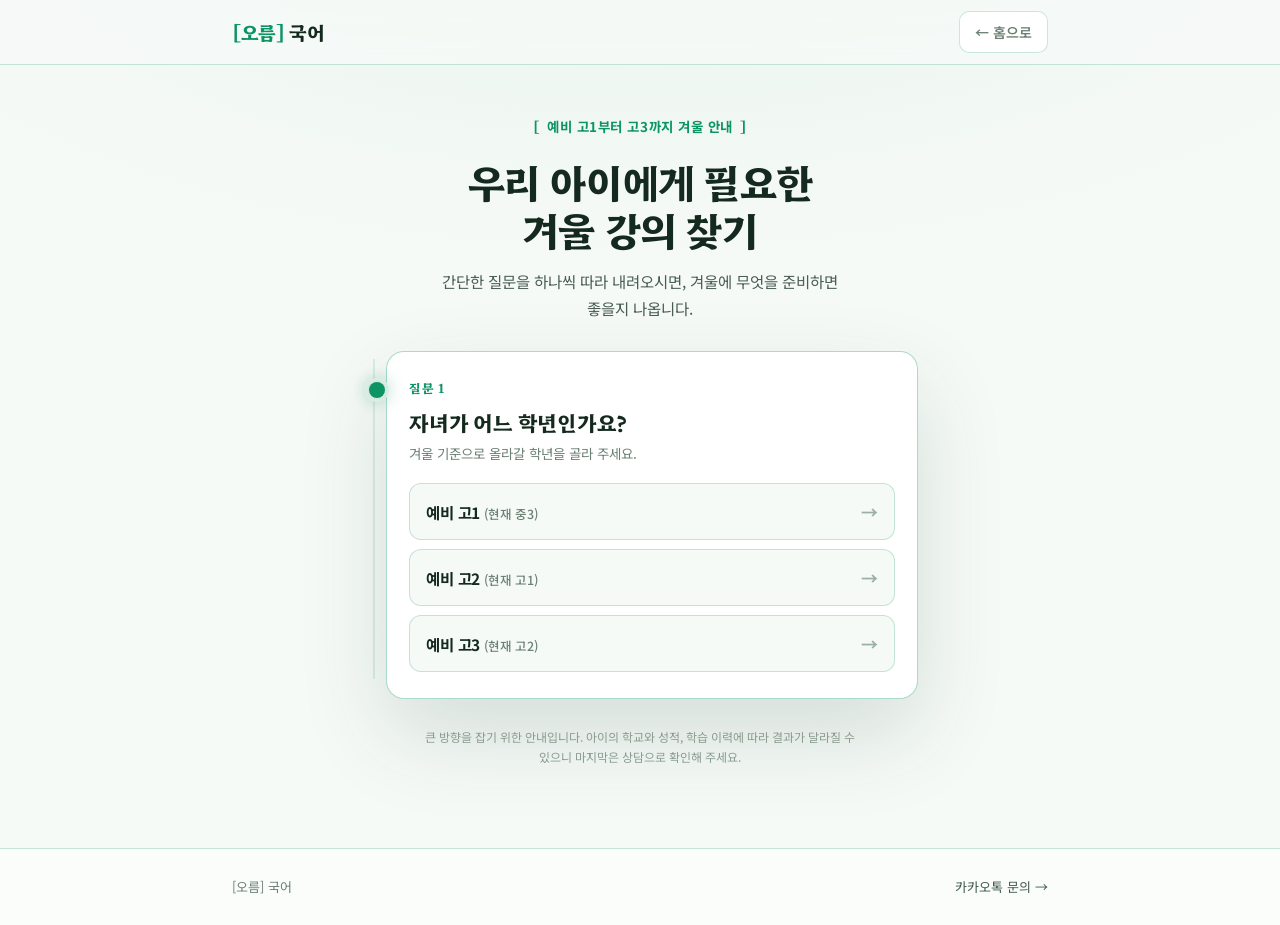
<file: finder.html>
<!doctype html>
<html lang="ko">
<head>
<meta charset="utf-8"/>
<meta name="viewport" content="width=device-width, initial-scale=1"/>
<title>우리 아이에게 필요한 겨울 강의 찾기 | [오름] 국어</title>
<meta name="description" content="예비 고1부터 고3까지, 간단한 질문을 하나씩 따라 내려오면 우리 아이에게 필요한 겨울 국어 강의가 나옵니다."/>
<meta property="og:title" content="우리 아이에게 필요한 겨울 강의 찾기 | [오름] 국어"/>
<meta property="og:description" content="간단한 질문을 따라 내려오면 우리 아이에게 필요한 겨울 국어 강의가 나옵니다."/>
<meta property="og:image" content="https://class.oreumyak.com/og-image-v2.png"/>
<link rel="icon" href="favicon.png"/>
<link rel="preconnect" href="https://fonts.googleapis.com"/>
<link rel="preconnect" href="https://fonts.gstatic.com" crossorigin/>
<link href="https://fonts.googleapis.com/css2?family=Noto+Sans+KR:wght@400;500;700;800&family=Hahmlet:wght@400;500;600;700&display=swap" rel="stylesheet"/>
<style>
  :root{ --bg:#f6faf7; --ink:#152a1e; --muted:#6b8073; --green:#0d9464; --green-soft:rgba(13,148,100,.1);
         --line:rgba(13,148,100,.22); --card:#ffffff; --deep:#123524; --p:0; }
  *{box-sizing:border-box;}
  html,body{margin:0;padding:0;background:var(--bg);color:var(--ink);}
  body{font-family:'Noto Sans KR',system-ui,sans-serif;-webkit-font-smoothing:antialiased;line-height:1.6;overflow-x:clip;}
  a{color:inherit;}
  /* 내려갈수록 깊어지는 배경 */
  #bg{position:fixed;inset:0;z-index:0;pointer-events:none;
     background:
       radial-gradient(130% 90% at 50% calc(-20% + var(--p)*70%), rgba(13,148,100,calc(.07 + var(--p)*.1)), rgba(13,148,100,0) 55%),
       linear-gradient(180deg, rgba(18,53,36,0) 30%, rgba(18,53,36,calc(var(--p)*.14)) 100%),
       var(--bg);
     transition:background 1.1s ease;}
  .wrap{position:relative;z-index:1;width:100%;max-width:600px;margin:0 auto;padding:0 22px;}
  .serif{font-family:'Hahmlet','Noto Serif KR',serif;}
  /* 상단 바 */
  .top{position:sticky;top:0;z-index:20;background:rgba(246,250,247,.86);backdrop-filter:blur(12px);-webkit-backdrop-filter:blur(12px);border-bottom:1px solid var(--line);}
  .top .wrap{display:flex;align-items:center;justify-content:space-between;height:64px;max-width:860px;}
  .logo{font-family:'Hahmlet',serif;font-weight:700;letter-spacing:-.02em;font-size:19px;text-decoration:none;}
  .logo em{font-style:normal;color:var(--green);}
  .back{text-decoration:none;font-size:14px;font-weight:600;color:var(--muted);border:1px solid var(--line);border-radius:10px;padding:9px 15px;background:#fff;transition:border-color .2s,color .2s;}
  .back:hover{border-color:var(--green);color:var(--ink);}
  /* 히어로 */
  .hero{padding:48px 0 4px;text-align:center;}
  .eyebrow{display:inline-flex;align-items:baseline;gap:7px;font-size:13.5px;font-weight:700;color:var(--green);letter-spacing:.04em;}
  .eyebrow::before{content:'[';font-family:'Hahmlet',serif;}
  .eyebrow::after{content:']';font-family:'Hahmlet',serif;}
  h1{font-family:'Hahmlet',serif;font-size:clamp(27px,5vw,40px);font-weight:700;letter-spacing:-.02em;line-height:1.22;margin:18px 0 0;word-break:keep-all;}
  .hero .sub{font-size:15.5px;color:#4a5e52;margin:14px auto 0;max-width:430px;line-height:1.7;word-break:keep-all;text-wrap:pretty;}
  .nb{display:inline-block;white-space:nowrap;}
  /* 무대: 척추선 + 흐름 */
  #stage{position:relative;padding:26px 0 10px;}
  #spine{position:absolute;left:11px;top:34px;bottom:30px;width:2px;background:rgba(13,148,100,.12);overflow:hidden;}
  #spineFill{position:absolute;left:0;top:0;width:100%;height:100%;transform:scaleY(var(--p));transform-origin:top;
     background:linear-gradient(180deg,rgba(13,148,100,0),rgba(13,148,100,.85));transition:transform .7s cubic-bezier(.22,1,.36,1);}
  #flow{position:relative;}
  /* 지나온 질문: 매듭으로 가라앉음 */
  .rung{position:relative;display:flex;align-items:center;gap:12px;padding:12px 16px 12px 38px;margin-bottom:9px;background:var(--card);border:1px solid var(--line);border-radius:12px;cursor:pointer;opacity:.6;transition:opacity .35s,border-color .2s;}
  .rung:hover{opacity:1;border-color:var(--green);}
  .rung::before{content:"";position:absolute;left:4px;top:50%;width:16px;height:16px;margin-top:-8px;border-radius:50%;background:var(--green);box-shadow:0 0 0 4px var(--bg);}
  .rung .rq{font-size:12.5px;color:var(--muted);flex:1;min-width:0;word-break:keep-all;}
  .rung .ra{font-size:14px;font-weight:800;letter-spacing:-.01em;white-space:nowrap;}
  .rung .redo{font-size:11px;color:#9bb0a3;white-space:nowrap;}
  /* 현재 질문: 솟아오름 */
  .ask{position:relative;margin-left:24px;background:#fff;border:1px solid rgba(13,148,100,.35);border-radius:18px;padding:26px 22px;box-shadow:0 36px 90px rgba(13,60,40,.14);}
  .ask::before{content:"";position:absolute;left:-18px;top:30px;width:16px;height:16px;border-radius:50%;background:var(--green);box-shadow:0 0 18px 2px rgba(13,148,100,.45),0 0 0 4px var(--bg);}
  .ask.enter{animation:askin .55s cubic-bezier(.22,1,.36,1) both;}
  @keyframes askin{from{opacity:0;transform:translateY(30px) scale(.985);}to{opacity:1;transform:none;}}
  .ask.leaving{animation:askout .36s ease forwards;}
  @keyframes askout{to{opacity:0;transform:translateY(-8px);}}
  .ask .qn{font-family:'Hahmlet',serif;font-size:12.5px;font-weight:700;color:var(--green);letter-spacing:.06em;}
  .ask h2{font-family:'Hahmlet',serif;font-size:21px;font-weight:700;letter-spacing:-.01em;line-height:1.45;margin:9px 0 2px;word-break:keep-all;text-wrap:pretty;}
  .ask .hint{font-size:13.5px;color:var(--muted);margin:6px 0 0;line-height:1.6;word-break:keep-all;text-wrap:pretty;}
  .opts{display:flex;flex-direction:column;gap:9px;margin-top:18px;}
  .opt{text-align:left;width:100%;background:var(--bg);border:1px solid var(--line);border-radius:12px;padding:15px 16px;color:var(--ink);font-size:15.5px;font-weight:700;letter-spacing:-.01em;cursor:pointer;font-family:inherit;display:flex;align-items:center;justify-content:space-between;gap:10px;transition:border-color .18s,background .18s,transform .12s,opacity .3s;}
  .opt:hover{border-color:var(--green);background:var(--green-soft);}
  .opt:active{transform:scale(.99);}
  .opt .od{font-size:12.5px;font-weight:500;color:var(--muted);}
  .opt .ar{color:#9bb0a3;font-size:17px;}
  .opt:hover .ar{color:var(--green);}
  .opt.chosen{border-color:var(--green);background:var(--green-soft);}
  .opts.collapsing .opt:not(.chosen){opacity:0;transform:translateY(-4px);}
  /* 결과 전 암전 */
  #veil{position:fixed;inset:0;z-index:40;display:flex;align-items:center;justify-content:center;background:rgba(10,30,20,.9);backdrop-filter:blur(3px);opacity:0;visibility:hidden;transition:opacity .4s ease,visibility .4s;}
  #veil.on{opacity:1;visibility:visible;}
  #veil .vt{font-family:'Hahmlet',serif;font-size:15.5px;color:#e8f3ec;letter-spacing:.02em;}
  #veil .dots span{display:inline-block;animation:bd 1.1s infinite;}
  #veil .dots span:nth-child(2){animation-delay:.18s;} #veil .dots span:nth-child(3){animation-delay:.36s;}
  @keyframes bd{0%,60%,100%{opacity:.25;}30%{opacity:1;}}
  /* 결과 */
  .result .rh{text-align:center;margin:6px 0 20px;}
  .result .rh .rt{font-family:'Hahmlet',serif;font-size:12.5px;font-weight:700;color:var(--green);letter-spacing:.06em;}
  .result .rh h2{font-family:'Hahmlet',serif;font-size:24px;font-weight:700;letter-spacing:-.015em;margin:10px 0 0;word-break:keep-all;}
  .result .rh h2 .w{display:inline-block;opacity:0;transform:translateY(12px);animation:wordin .5s cubic-bezier(.22,1,.36,1) forwards;}
  @keyframes wordin{to{opacity:1;transform:none;}}
  .rec{display:flex;gap:14px;align-items:flex-start;background:var(--card);border:1px solid var(--line);border-radius:14px;padding:18px 18px;margin-bottom:11px;opacity:0;transform:translateY(16px);animation:recin .5s cubic-bezier(.22,1,.36,1) forwards;}
  @keyframes recin{to{opacity:1;transform:none;}}
  .rec.key{background:linear-gradient(170deg,var(--deep),#0c2418);color:#f2f8f3;border-color:transparent;}
  .rec.key.glow{animation:recin .5s cubic-bezier(.22,1,.36,1) forwards, keyglow 2.4s ease .5s 1;}
  @keyframes keyglow{0%{box-shadow:0 0 0 0 rgba(13,148,100,0);}25%{box-shadow:0 0 44px 4px rgba(13,148,100,.5);}100%{box-shadow:0 0 0 0 rgba(13,148,100,0);}}
  .rec .num{font-family:'Hahmlet',serif;font-size:13px;font-weight:700;flex:0 0 auto;margin-top:2px;color:var(--muted);}
  .rec.key .num{color:#7deeb2;}
  .rec h3{font-family:'Hahmlet',serif;font-size:17px;font-weight:700;letter-spacing:-.01em;margin:0;}
  .rec p{font-size:13.5px;line-height:1.65;margin:5px 0 0;color:#4a5e52;word-break:keep-all;text-wrap:pretty;}
  .rec.key p{color:#b9cfc0;}
  .rec.note{background:none;border:1px dashed rgba(13,148,100,.4);}
  .rec.note h3{color:#3f5a4b;}
  .rec.soft{background:linear-gradient(180deg,var(--green-soft),var(--card));border:1px solid rgba(13,148,100,.4);}
  .rec.soft .num{color:var(--green);font-weight:700;}
  .callout{background:var(--green-soft);border:1px solid rgba(13,148,100,.45);border-radius:12px;padding:13px 16px;margin:-4px 0 16px;font-family:'Noto Sans KR',sans-serif;font-size:14.5px;font-weight:700;color:#1d4634;text-align:center;line-height:1.6;word-break:keep-all;text-wrap:pretty;opacity:0;animation:recin .5s ease forwards;}
  .callout b{color:var(--green);}
  .fee{font-size:12.5px;color:#4a5e52;text-align:center;margin:4px 0 2px;line-height:1.7;word-break:keep-all;text-wrap:pretty;opacity:0;animation:recin .5s ease forwards;}
  .closing{font-family:'Hahmlet',serif;text-align:center;font-size:15.5px;color:#1d4634;font-weight:600;margin:22px 0 2px;opacity:0;animation:recin .6s ease forwards;word-break:keep-all;}
  .cta{display:flex;gap:10px;justify-content:center;flex-wrap:wrap;margin:16px 0 12px;opacity:0;animation:recin .6s ease forwards;}
  .cta a{text-decoration:none;font-size:14.5px;font-weight:700;border-radius:12px;padding:13px 22px;transition:opacity .2s,border-color .2s,background .2s;}
  .cta .p{background:var(--green);color:#fff;}
  .cta .p:hover{opacity:.9;}
  .cta .s{border:1px solid var(--line);color:var(--ink);background:#fff;}
  .cta .s:hover{border-color:var(--green);background:var(--green-soft);}
  .restart{display:block;margin:4px auto 0;background:none;border:0;color:#9bb0a3;font-size:13px;cursor:pointer;font-family:inherit;padding:8px;opacity:0;animation:recin .6s ease forwards;}
  .restart:hover{color:var(--muted);}
  .mini{position:relative;z-index:1;font-size:12px;color:#8a9c90;margin:18px auto 80px;text-align:center;line-height:1.7;word-break:keep-all;text-wrap:pretty;max-width:460px;}
  footer{position:relative;z-index:1;border-top:1px solid var(--line);background:rgba(255,255,255,.5);}
  footer .wrap{display:flex;justify-content:space-between;align-items:center;flex-wrap:wrap;gap:10px;padding:28px 22px;color:var(--muted);font-size:13px;max-width:860px;}
  /* 인트로 한 줄 */
  #intro{position:fixed;inset:0;z-index:60;display:flex;align-items:center;justify-content:center;background:var(--bg);padding:24px;text-align:center;}
  #intro p{font-family:'Hahmlet',serif;font-size:clamp(21px,5vw,31px);font-weight:700;letter-spacing:-.02em;color:var(--deep);opacity:0;animation:introseq 2.6s ease forwards;word-break:keep-all;}
  @keyframes introseq{0%{opacity:0;transform:translateY(10px);}22%{opacity:1;transform:none;}72%{opacity:1;transform:translateY(-4px);}100%{opacity:0;transform:translateY(-10px);}}
  /* 모바일 */
  @media(max-width:420px){
    .wrap{padding:0 16px;}
    .top .wrap{height:58px;}
    .hero{padding:38px 0 2px;}
    #stage{padding:22px 0 10px;}
    #spine{left:8px;}
    .rung{padding:11px 13px 11px 34px;}
    .rung::before{left:3px;width:15px;height:15px;margin-top:-7.5px;}
    .ask{margin-left:18px;padding:22px 18px;border-radius:16px;box-shadow:0 24px 60px rgba(13,60,40,.14);}
    .ask::before{left:-14px;}
    .ask h2{font-size:19.5px;}
    .opt{font-size:15px;padding:14px 15px;}
    .result .rh h2{font-size:22px;}
    .cta a{flex:1;text-align:center;padding:13px 12px;}
  }
  @media(prefers-reduced-motion:reduce){
    *{animation:none!important;transition:none!important;}
    #intro{display:none;}
    .rec,.result .rh h2 .w,.closing,.cta,.restart,.callout,.fee{opacity:1;transform:none;}
  }
</style>
<script src="analytics.js" defer></script>
</head>
<body>
<div id="bg"></div>
<header class="top"><div class="wrap">
  <a class="logo" href="index.html"><em>[오름]</em> 국어</a>
  <a class="back" href="index.html">← 홈으로</a>
</div></header>

<main class="wrap">
  <section class="hero">
    <span class="eyebrow">예비 고1부터 고3까지 겨울 안내</span>
    <h1><span class="nb">우리 아이에게 필요한</span> <span class="nb">겨울 강의 찾기</span></h1>
    <p class="sub">간단한 질문을 하나씩 따라 내려오시면, 겨울에 무엇을 준비하면 좋을지 나옵니다.</p>
  </section>
  <div id="stage">
    <div id="spine"><div id="spineFill"></div></div>
    <div id="flow"></div>
  </div>
  <p class="mini">큰 방향을 잡기 위한 안내입니다. 아이의 학교와 성적, 학습 이력에 따라 결과가 달라질 수 있으니 마지막은 상담으로 확인해 주세요.</p>
</main>

<footer><div class="wrap">
  <span>[오름] 국어</span>
  <a href="http://pf.kakao.com/_ksxaCn/chat" target="_blank" rel="noopener" style="text-decoration:none;color:#3f5a4b;">카카오톡 문의 →</a>
</div></footer>

<div id="veil"><div style="text-align:center"><div class="vt">우리 아이의 겨울을 짚어보는 중<span class="dots"><span>.</span><span>.</span><span>.</span></span></div></div></div>
<div id="intro"><p>이번 겨울은 달라야 합니다.</p></div>

<script>
(function(){
  var KAKAO='http://pf.kakao.com/_ksxaCn/chat';
  var RM=window.matchMedia&&window.matchMedia('(prefers-reduced-motion:reduce)').matches;
  function track(n,p){ if(window.gtag){ window.gtag('event',n,p||{}); } }

  // 질문 정의 — 학년별 분기
  var Q={
    grade:{ n:'질문 1', q:'자녀가 어느 학년인가요?', hint:'겨울 기준으로 올라갈 학년을 골라 주세요.', short:'학년',
      opts:[
        {label:'예비 고1', d:'(현재 중3)', val:'g1', a:'예비 고1', next:'g1_gaenyeom'},
        {label:'예비 고2', d:'(현재 고1)', val:'g2', a:'예비 고2', next:'g2_gaenyeom'},
        {label:'예비 고3', d:'(현재 고2)', val:'g3', a:'예비 고3', next:'g3_grammar'}
      ]},
    g1_gaenyeom:{ n:'질문 2', q:'문학개념어가 준비돼 있나요?', hint:'고등부 학습 과정을 경험한 적 있는지, 있다면 ‘문학 개념어’를 전체적으로 짚어본 적이 있는지를 꼭 확인해 보세요.', short:'문학개념어',
      opts:[
        {label:'네, 준비돼 있어요', val:'yes', a:'준비됨', next:'g1_grammar'},
        {label:'아니요, 아직이에요', val:'no', a:'아직', next:'g1_grammar'}
      ]},
    g1_grammar:{ n:'마지막 질문', q:'현대문법이 대비돼 있나요?', hint:'중학교 수준이 아닌 단어편, 음운편, 문장편을 전반적으로 정리한 적이 있는지 꼭 확인해 보세요.', short:'현대문법',
      opts:[
        {label:'네, 대비돼 있어요', val:'yes', a:'대비됨', next:'RESULT'},
        {label:'아니요, 아직이에요', val:'no', a:'아직', next:'RESULT'}
      ]},
    g2_gaenyeom:{ n:'질문 2', q:'문학개념어를 끝까지 들어, 개념이 정리돼 있나요?', hint:'1학기 내신이 문학이라, 개념어가 출발점입니다.', short:'문학개념어',
      opts:[
        {label:'네, 정리돼 있어요', val:'yes', a:'정리됨', next:'g2_dir'},
        {label:'아니요, 아직이에요', val:'no', a:'아직', next:'g2_dir'}
      ]},
    g2_dir:{ n:'질문 3', q:'겨울 공부의 무게를 어디에 두시겠어요?', hint:'심화 과목의 방향이 달라집니다.', short:'겨울 방향',
      opts:[
        {label:'내신에 집중할래요', val:'naesin', a:'내신 집중', next:'RESULT'},
        {label:'수능 비중을 늘릴래요', val:'suneung', a:'수능 비중 확대', next:'RESULT'}
      ]},
    g3_grammar:{ n:'마지막 질문', q:'현대문법(화법과 언어)이 정리돼 있나요?', hint:'2학년 2학기에 ‘화법과 언어’를 배워 큰 틀이 잡혔는지로 보시면 됩니다.', short:'현대문법',
      opts:[
        {label:'네, 정리돼 있어요', d:'(군포중앙고2, 수리고2, 흥진고2 재학생이에요)', val:'yes', a:'정리됨', next:'RESULT'},
        {label:'아직이에요', d:'(산본고2, 군포고2, 용호고2 재학생이에요)', val:'no', a:'아직', next:'RESULT'}
      ]}
  };

  var flow=document.getElementById('flow');
  var answers={}, path=[], current='grade', busy=false;
  function el(tag,cls,html){var e=document.createElement(tag);if(cls)e.className=cls;if(html!=null)e.innerHTML=html;return e;}
  var CHK='<svg viewBox="0 0 24 24" width="12" height="12" fill="none" stroke="#fff" stroke-width="3" stroke-linecap="round" stroke-linejoin="round" style="position:absolute;left:6px;top:50%;margin-top:-6px"><path d="M20 6 9 17l-5-5"/></svg>';

  function progress(){
    var depth = current==='RESULT' ? 1 : (path.length/4);
    document.documentElement.style.setProperty('--p', depth.toFixed(3));
  }

  function render(){
    flow.innerHTML='';
    path.forEach(function(id){
      var qq=Q[id], ans=answers[id];
      var opt=qq.opts.filter(function(o){return o.val===ans;})[0];
      var rung=el('div','rung');
      rung.innerHTML=CHK+'<span class="rq">'+qq.short+'</span><span class="ra">'+(opt?opt.a:'')+'</span><span class="redo">수정</span>';
      rung.addEventListener('click',function(){
        if(busy)return;
        var i=path.indexOf(id);
        path=path.slice(0,i);
        var keep={}; path.forEach(function(p){keep[p]=answers[p];}); answers=keep;
        current=id; render();
      });
      flow.appendChild(rung);
    });
    if(current==='RESULT'){ renderResult(); }
    else{ renderAsk(current); }
    progress();
    var last=flow.lastChild;
    if(last&&last.scrollIntoView){ try{ last.scrollIntoView({behavior:RM?'auto':'smooth',block:'center'}); }catch(e){} }
  }

  function renderAsk(id){
    var qq=Q[id];
    var box=el('div','ask enter');
    box.innerHTML='<div class="qn">'+qq.n+'</div><h2>'+qq.q+'</h2>'+(qq.hint?'<p class="hint">'+qq.hint+'</p>':'');
    var opts=el('div','opts');
    qq.opts.forEach(function(o){
      var b=el('button','opt');
      b.innerHTML='<span>'+o.label+(o.d?' <span class="od">'+o.d+'</span>':'')+'</span><span class="ar">→</span>';
      b.addEventListener('click',function(){
        if(busy)return; busy=true;
        b.classList.add('chosen'); opts.classList.add('collapsing');
        var go=function(){
          answers[id]=o.val;
          if(path.indexOf(id)<0) path.push(id);
          current=o.next;
          if(current==='RESULT'){ reveal(); } else { busy=false; render(); }
        };
        if(RM){ go(); } else { box.classList.add('leaving'); setTimeout(go,360); }
      });
      opts.appendChild(b);
    });
    box.appendChild(opts);
    flow.appendChild(box);
  }

  function reveal(){
    progress();
    var veil=document.getElementById('veil');
    if(RM){ render(); busy=false; return; }
    veil.classList.add('on');
    setTimeout(function(){
      render();
      veil.classList.remove('on');
      busy=false;
      try{ flow.lastChild.scrollIntoView({behavior:'smooth',block:'start'}); }catch(e){}
    },760);
  }

  function renderResult(){
    track('finder_result',{grade:answers.grade||'',a1:answers.g1_gaenyeom||answers.g2_gaenyeom||'',a2:answers.g1_grammar||answers.g2_dir||'',a3:answers.g3_grammar||''});
    var recs=[], notes=[];
    var g=answers.grade;

    if(g==='g1'){
      // 포인트: 문학개념어 + 현대문법이 돼야 고등부 대비. 둘 다 되면 독해기초로 비문학 대비.
      var gaOk=(answers.g1_gaenyeom==='yes'), grOk=(answers.g1_grammar==='yes');
      if(!grOk) recs.push({key:true,t:'[통합] 현대문법',p:'품사부터 음운까지, 고등 문법의 큰 틀을 겨울에 세워 둡니다. 고1 내신 문법은 이 체계가 없으면 암기로 버티기 어렵습니다.'});
      if(!gaOk) recs.push({key:grOk,t:'[통합] 문학개념어',p:'고등 문학은 개념어로 묻고 개념어로 답합니다. 고1 내신과 모의고사를 받치는 첫 기둥이라, 겨울에 반드시 잡아 두어야 합니다.'});
      if(gaOk&&grOk){
        recs.push({key:true,t:'[통합] 독해기초',p:'문학개념어도 문법도 준비돼 있으니, 겨울에는 독해 기초로 수능 국어 비문학 영역을 대비합니다. 읽는 힘은 고등 3년 국어 전체의 바탕이 됩니다.'});
        notes.push({note:true,t:'문학개념어와 현대문법은 이미 준비돼 있습니다',p:'고등부를 준비하며 꼭 필요한 두 과목이 준비돼 있다니, 아주 탄탄한 기본기를 가졌네요. 다만 이 두 영역은 내신에서 매우 중요하게 작용하니, 그 중요도를 고려해 이번 방학에 다시 한번 학습해 보는 것도 고려해 보세요.'});
      }else{
        if(gaOk) notes.push({note:true,t:'문학개념어는 준비돼 있습니다',p:'남은 한 과목만 채우면 고등부 대비가 완성됩니다.'});
        if(grOk) notes.push({note:true,t:'현대문법은 대비돼 있습니다',p:'남은 한 과목만 채우면 고등부 대비가 완성됩니다.'});
      }
    }

    if(g==='g2'){
      var gaNeed=(answers.g2_gaenyeom==='no');
      var sun=(answers.g2_dir==='suneung');
      // 심화: 내신 집중=고전문학, 수능 비중=[고2] 수능반
      var simhwa = sun ? {t:'[고2] 수능반',p:'수능 문학을 실제로 풀며, 모의고사와 수능을 함께 준비합니다. 수능 비중을 늘리기로 했다면 겨울 공부의 기본 축입니다.'}
                       : {t:'[고2] 고전문학',p:'1학기 문학 내신에서 가장 까다로운 고전문학을 겨울에 미리 끝내 둡니다. 내신에 특화된 심화 과목입니다.'};
      if(gaNeed){
        recs.push({key:true,t:'[고2] 문학개념어',p:'1학기 내신이 문학입니다. 개념어가 안 돼 있으면 심화도 내신도 헛돕니다. 겨울의 1순위입니다.'});
        simhwa.p='개념어를 다지면서 2순위로 함께 가져가면 좋습니다. '+simhwa.p;
        recs.push(simhwa);
      }else{
        simhwa.key=true;
        recs.push(simhwa);
        notes.push({note:true,t:'문학개념어는 다시 들을 필요가 없습니다',p:'개념어가 이미 정리돼 있어, 바로 심화로 갑니다.'});
      }
    }

    if(g==='g3'){
      recs.push({key:true,t:'[고3] 수능정규반',p:'예비 고3의 겨울은 수능으로 직행합니다. 기출과 모의고사를 축으로 수능 국어 전 영역의 틀을 세우는 정규 과정입니다. 금요일 저녁 7시 시작과 토요일 아침 9시 시작 중 한 반을 선택합니다.'});
      if(answers.g3_grammar==='no'){
        recs.push({t:'[고3] 현대문법',p:'산본고, 군포고, 용호고는 3학년 1학기 내신이 문법 중심의 ‘화법과 언어’입니다. 내신에도 수능에도 문법이 필수라, 겨울에 큰 틀을 끝내 두어야 합니다.'});
      }else{
        notes.push({note:true,t:'문법 수업은 필요하지 않습니다',p:'2학년 2학기에 이미 정리를 끝냈으니, 겨울은 수능 정규반에만 집중하면 됩니다.'});
      }
    }

    // 두 강좌까지는 수강료가 같다: 1순위와 2순위는 추천, 3순위부터는 고려로 돌린다.
    var strongCount=0;
    recs.forEach(function(r){
      if(r.soft) return;
      strongCount++;
      if(strongCount>2){ r.soft=true; r.key=false; r.p='여유가 되신다면 함께 고려해 보세요. '+r.p; }
    });
    var all=recs.concat(notes);
    var hasStrong=recs.some(function(r){return !r.soft;});
    var heading = hasStrong ? '우리 아이 겨울, 이 강의를 추천합니다' : '지금 꼭 필요한 겨울 강의는 뚜렷하지 않습니다';

    var box=el('div','result');
    var words=heading.split(' ').map(function(w,i){return '<span class="w" style="animation-delay:'+(0.15+i*0.08).toFixed(2)+'s">'+w+'</span>';}).join(' ');
    box.appendChild(el('div','rh','<div class="rt">이렇게 준비하면 좋습니다</div><h2>'+words+'</h2>'));
    var base=0.15+heading.split(' ').length*0.08+0.1;
    if(g==='g1' && answers.g1_gaenyeom==='no' && answers.g1_grammar==='no'){
      var co=el('div','callout','고등부 국어를 위해 둘 다 필요하지만, 딱 하나만 들어야 한다면 <b>현대문법</b>을 우선적으로 권장합니다.');
      co.style.animationDelay=base.toFixed(2)+'s';
      box.appendChild(co);
      base+=0.14;
    }
    var i=1;
    all.forEach(function(r,idx){
      var c=el('div','rec'+(r.key?' key glow':'')+(r.note?' note':'')+(r.soft?' soft':''));
      c.style.animationDelay=(base+idx*0.14).toFixed(2)+'s';
      var num=r.note?'·':(r.soft?'＋':('0'+(i++)));
      c.innerHTML='<span class="num">'+num+'</span><div><h3>'+r.t+'</h3><p>'+r.p+'</p></div>';
      box.appendChild(c);
    });
    var tail=base+all.length*0.14+0.15;
    if(recs.length>1){
      var fe=el('p','fee','두 강좌까지는 수강료가 동일합니다. 1순위와 2순위를 중심으로 잡고, ＋ 표시는 여유에 따라 고려해 보세요.');
      fe.style.animationDelay=tail.toFixed(2)+'s';
      box.appendChild(fe);
      tail+=0.12;
    }
    var cl=el('p','closing','우리 아이의 겨울은, 지금 정해집니다.'); cl.style.animationDelay=tail.toFixed(2)+'s'; box.appendChild(cl);
    var cta=el('div','cta'); cta.style.animationDelay=(tail+0.12).toFixed(2)+'s';
    cta.innerHTML='<a class="p" id="rk" href="'+KAKAO+'" target="_blank" rel="noopener">상담으로 확인하기</a><a class="s" href="winter.html">겨울 강좌 보기</a>';
    box.appendChild(cta);
    var rs=el('button','restart','처음부터 다시 하기'); rs.style.animationDelay=(tail+0.24).toFixed(2)+'s';
    rs.addEventListener('click',function(){ answers={}; path=[]; current='grade'; busy=false; render(); });
    box.appendChild(rs);
    flow.appendChild(box);
    var rk=document.getElementById('rk'); if(rk) rk.addEventListener('click',function(){track('finder_kakao_click');});
  }

  // 검수용: ?go=g2,no,suneung 처럼 답을 미리 채워 결과 화면으로 간다.
  (function(){
    var m=location.search.match(/[?&]go=([a-z0-9,]+)/);
    if(!m) return;
    m[1].split(',').forEach(function(v){
      if(current==='RESULT') return;
      var qq=Q[current]; if(!qq) return;
      var opt=qq.opts.filter(function(o){return o.val===v;})[0];
      if(!opt) return;
      answers[current]=v; path.push(current); current=opt.next;
    });
  })();

  function start(){ track('finder_open'); render(); }
  function boot(){
    if(RM){ var it=document.getElementById('intro'); if(it) it.style.display='none'; start(); }
    else{
      start();
      setTimeout(function(){ var it=document.getElementById('intro'); if(it&&it.parentNode) it.parentNode.removeChild(it); }, 2650);
    }
  }
  if(document.readyState!=='loading'){ boot(); }
  else{ document.addEventListener('DOMContentLoaded', boot); }
})();
</script>
</body>
</html>
</file>
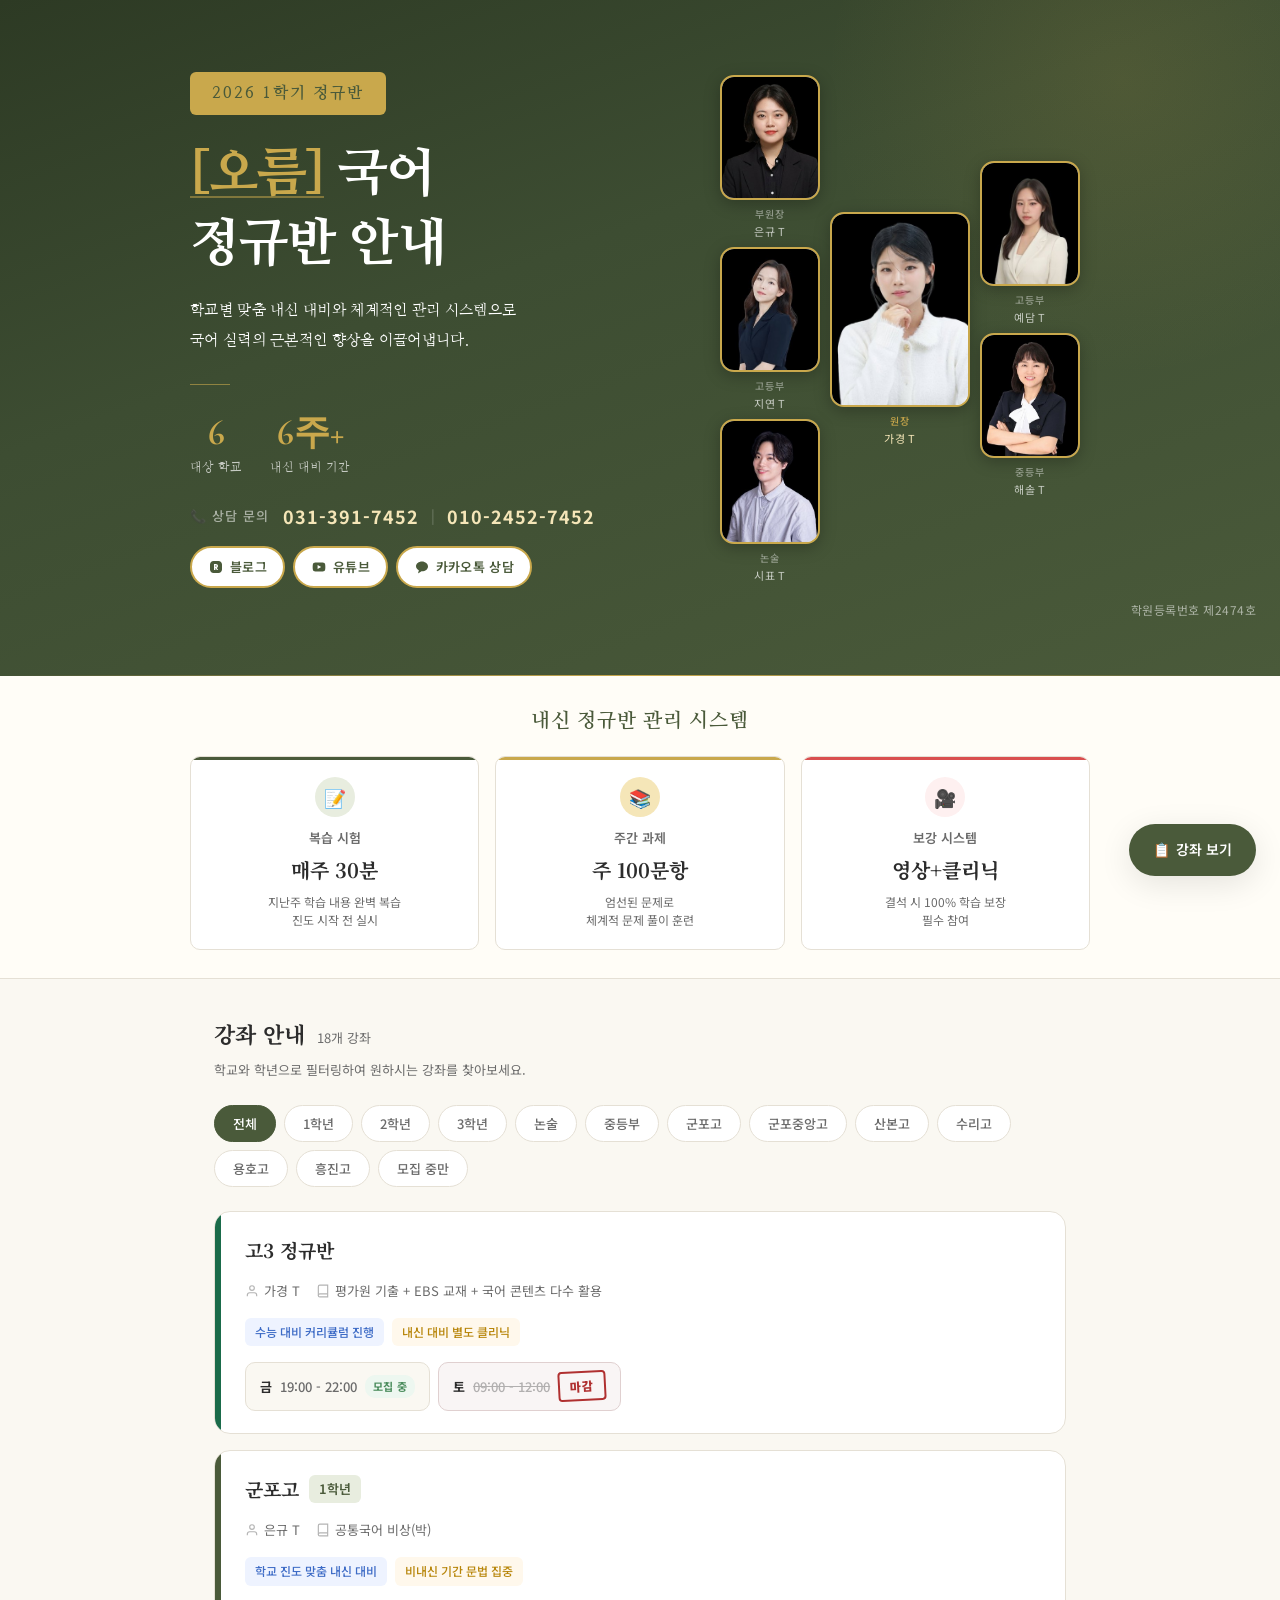
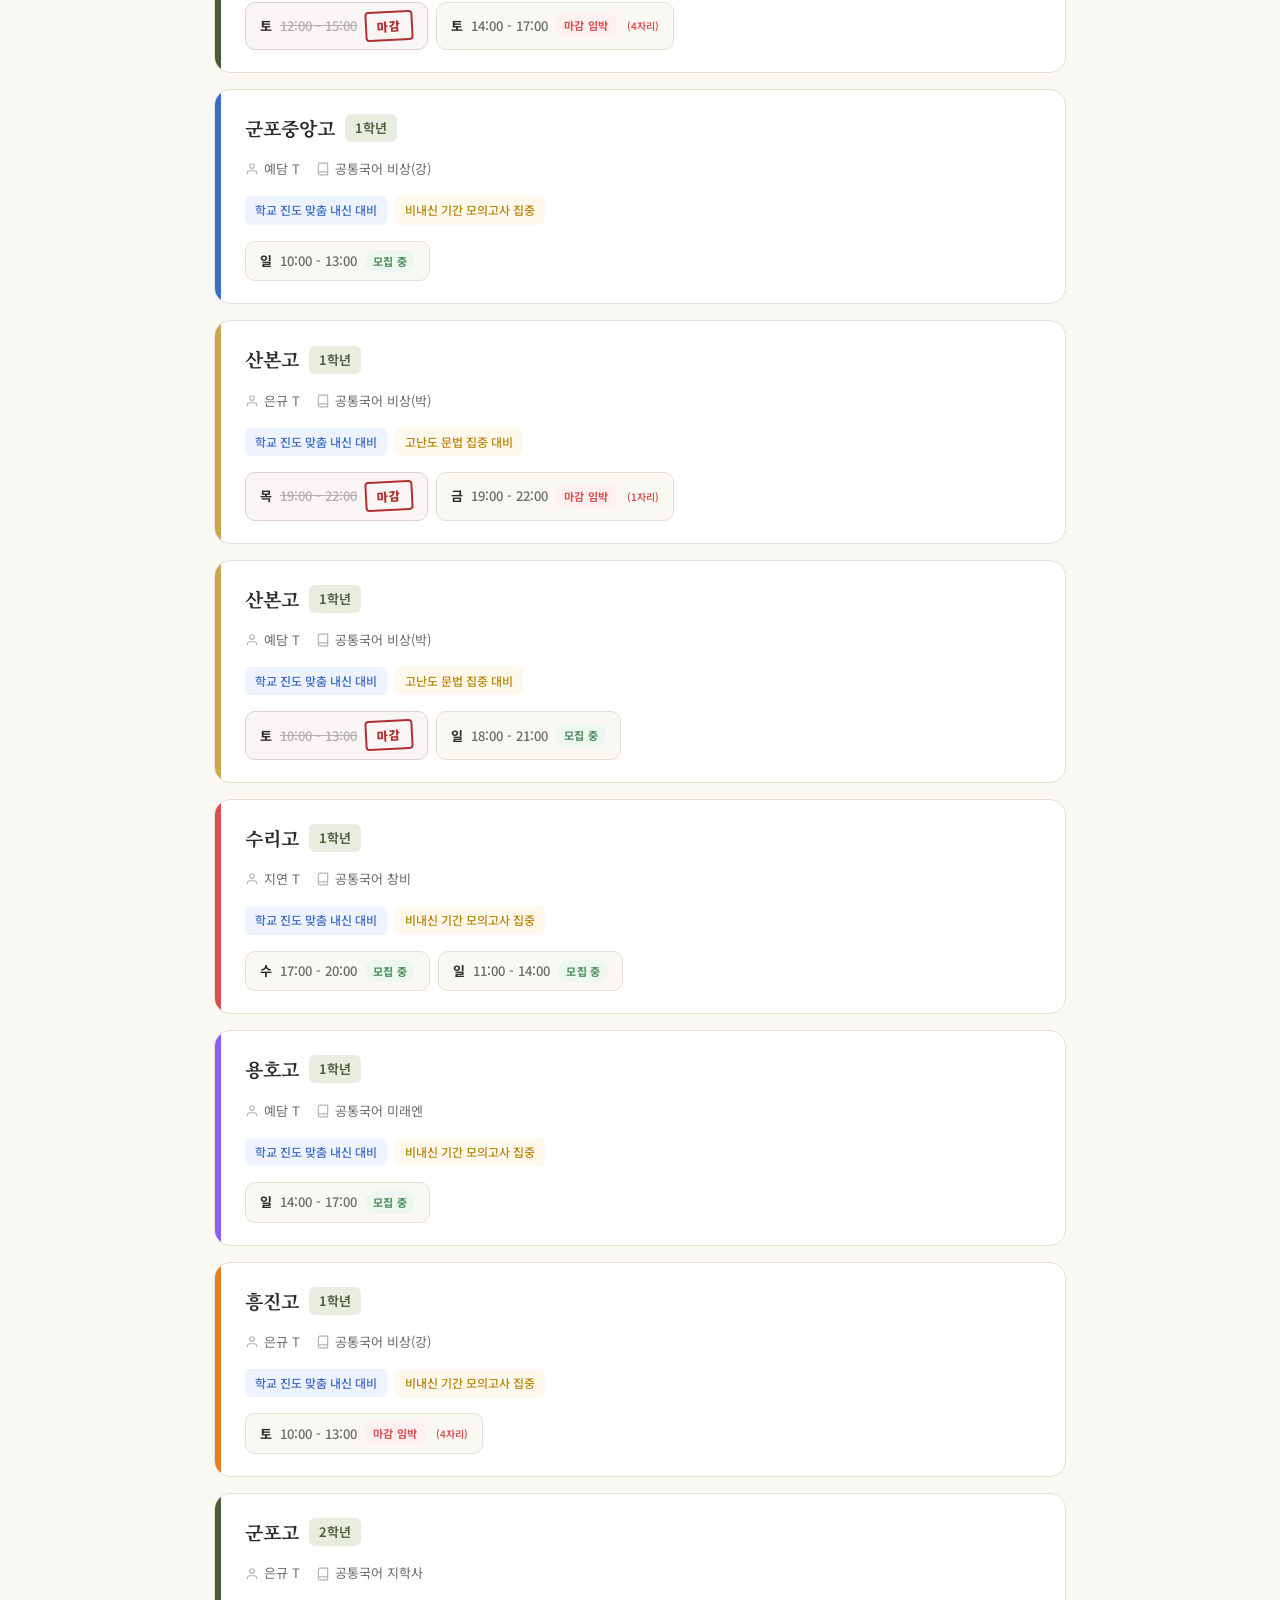
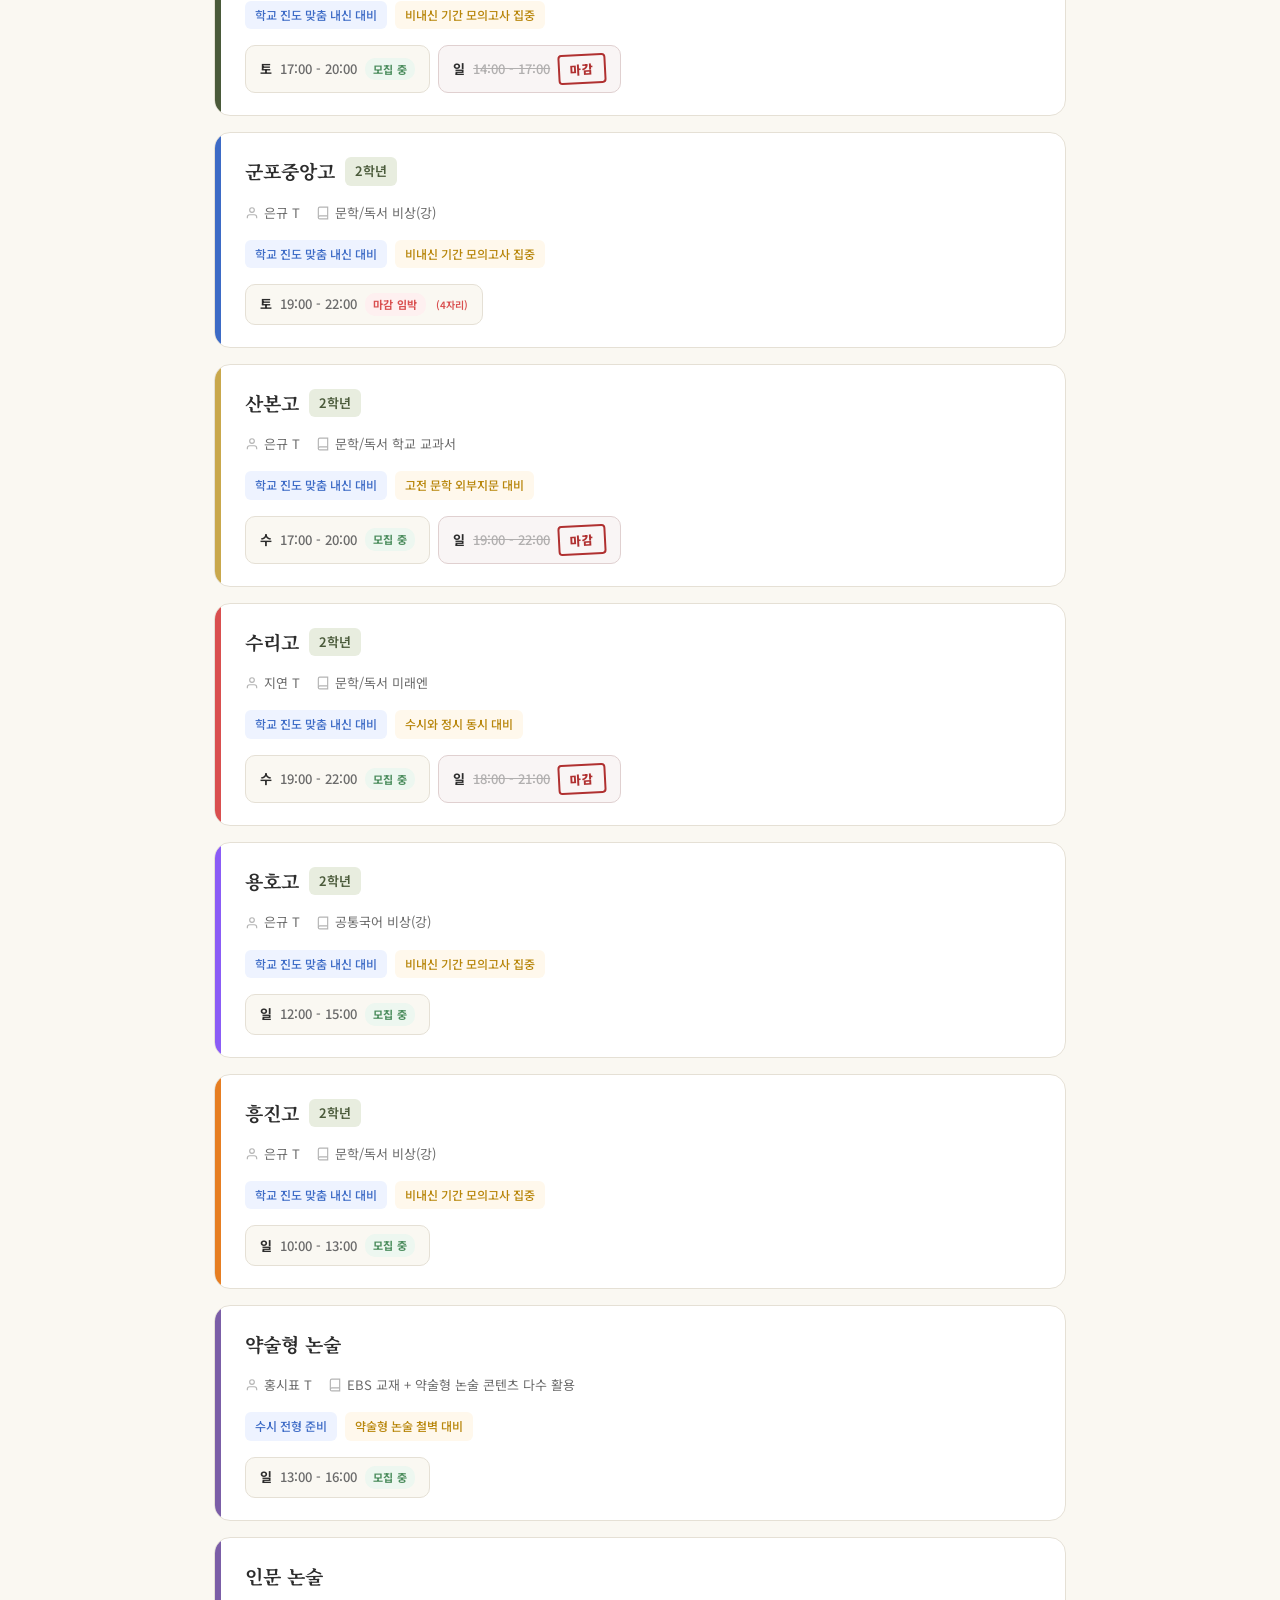
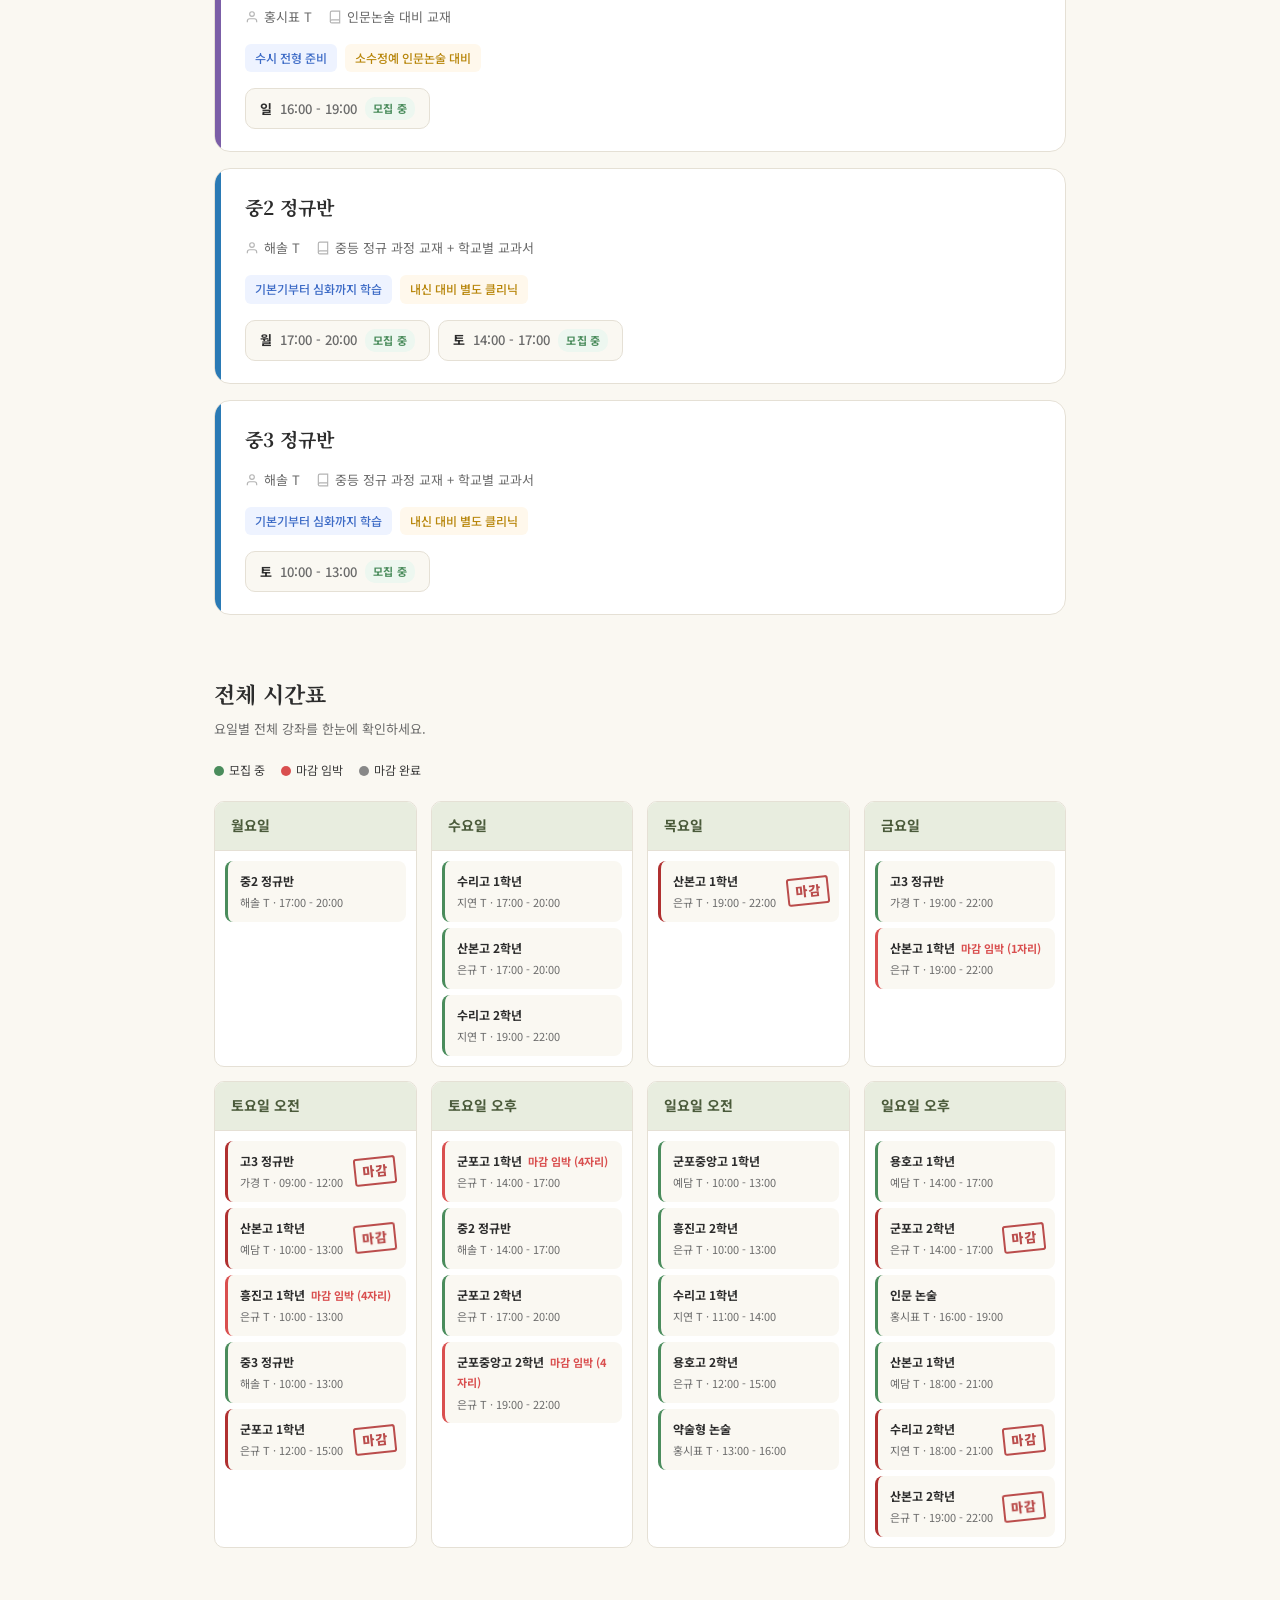
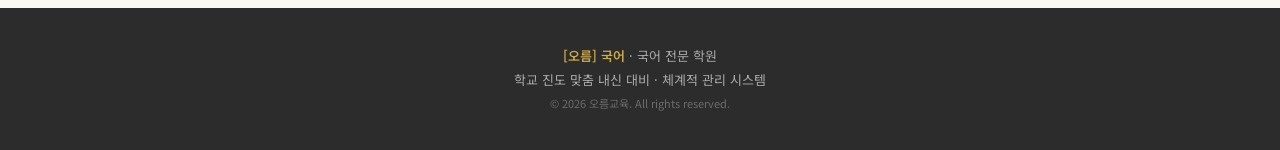
<file: index (2).html>
<!DOCTYPE html>
<html lang="ko">
<head>
<meta charset="UTF-8">
<meta name="viewport" content="width=device-width, initial-scale=1.0">
<title>[오름] 국어 · 2026 1학기 정규반 안내</title>
<meta name="description" content="군포·안양 지역 학교별 맞춤 국어 내신 대비 정규반 안내">
<meta property="og:title" content="[오름] 국어 · 2026 1학기 정규반 안내">
<meta property="og:description" content="학교별 맞춤 내신 대비 · 전임 강사 · 체계적 관리 시스템으로 국어 실력의 근본적 향상을 이끕니다.">
<meta property="og:type" content="website">
<meta name="theme-color" content="#4a5a3a">
<link rel="preconnect" href="https://fonts.googleapis.com">
<link href="https://fonts.googleapis.com/css2?family=Nanum+Myeongjo:wght@400;700;800&family=Cormorant+Garamond:ital,wght@0,400;0,600;0,700;1,400&family=Noto+Sans+KR:wght@300;400;500;600;700;900&family=Noto+Serif+KR:wght@400;600;700;900&display=swap" rel="stylesheet">
<style>
:root {
  --olive: #4a5a3a;
  --olive-light: #6b7d56;
  --olive-pale: #e8eddf;
  --gold: #c9a84c;
  --gold-light: #f5e6b8;
  --gold-dark: #a6882e;
  --cream: #faf8f2;
  --warm-white: #fffdf7;
  --charcoal: #2c2c2c;
  --text: #3a3a3a;
  --text-light: #6b6b6b;
  --border: #e5e0d5;
  --red: #d94f4f;
  --red-bg: #fef0f0;
  --green: #4a8c5c;
  --green-bg: #edf7f0;
  --gray: #888;
  --gray-bg: #f0eeea;
  --shadow-sm: 0 1px 3px rgba(0,0,0,0.06);
  --shadow-md: 0 4px 16px rgba(0,0,0,0.08);
  --shadow-lg: 0 8px 32px rgba(0,0,0,0.10);
  --radius: 16px;
  --radius-sm: 10px;
}

* { margin: 0; padding: 0; box-sizing: border-box; }

html { scroll-behavior: smooth; }

body {
  font-family: 'Noto Sans KR', sans-serif;
  background: var(--cream);
  color: var(--text);
  line-height: 1.7;
  -webkit-font-smoothing: antialiased;
}

/* ── HERO ── */
.hero {
  position: relative;
  background: linear-gradient(160deg, #2d3a24 0%, #3d4d32 40%, #4a5a3a 100%);
  color: white;
  padding: 72px 24px 56px;
  overflow: hidden;
}
.hero::before {
  content: '';
  position: absolute;
  top: -40%;
  right: -15%;
  width: 700px;
  height: 700px;
  background: radial-gradient(circle, rgba(201,168,76,0.12) 0%, transparent 60%);
  border-radius: 50%;
}
.hero::after {
  content: '';
  position: absolute;
  bottom: 0;
  left: 0;
  right: 0;
  height: 1px;
  background: linear-gradient(90deg, transparent, var(--gold), transparent);
}
.hero-reg {
  position: absolute;
  bottom: 14px;
  right: 28px;
  font-size: 12px;
  color: rgba(255,255,255,0.6);
  letter-spacing: 0.5px;
  z-index: 10;
}
.hero-inner {
  max-width: 900px;
  margin: 0 auto;
  position: relative;
  z-index: 1;
}
.hero-badge {
  display: inline-block;
  background: var(--gold);
  color: var(--olive);
  font-family: 'Nanum Myeongjo', serif;
  font-size: 16px;
  font-weight: 700;
  padding: 8px 22px;
  border-radius: 6px;
  letter-spacing: 2px;
  margin-bottom: 24px;
  animation: fadeDown 0.6s ease;
}
.hero h1 {
  font-family: 'Nanum Myeongjo', serif;
  font-size: clamp(32px, 6vw, 52px);
  font-weight: 800;
  line-height: 1.35;
  margin-bottom: 16px;
  letter-spacing: -0.5px;
  animation: fadeDown 0.6s ease 0.1s both;
}
.hero h1 em {
  font-style: normal;
  color: var(--gold);
  position: relative;
}
.hero h1 em::after {
  content: '';
  position: absolute;
  bottom: 2px;
  left: 0;
  right: 0;
  height: 2px;
  background: var(--gold);
  opacity: 0.5;
}
.hero-sub {
  font-family: 'Nanum Myeongjo', serif;
  font-size: 15px;
  opacity: 0.85;
  font-weight: 400;
  line-height: 2;
  letter-spacing: 0.3px;
  animation: fadeDown 0.6s ease 0.2s both;
}
.hero-stats {
  display: flex;
  gap: 28px;
  margin-top: 30px;
  animation: fadeDown 0.6s ease 0.3s both;
}
.hero-stat {
  text-align: center;
}
.hero-stat-num {
  font-family: 'Cormorant Garamond', serif;
  font-size: 36px;
  font-weight: 700;
  color: var(--gold);
  line-height: 1;
}
.hero-stat-label {
  font-family: 'Nanum Myeongjo', serif;
  font-size: 12px;
  opacity: 0.7;
  margin-top: 6px;
  letter-spacing: 1px;
}
.hero-contact {
  margin-top: 24px;
  display: flex;
  align-items: center;
  gap: 12px;
  font-size: 18px;
}
.hero-contact a {
  color: var(--gold-light);
  text-decoration: none;
  font-weight: 700;
  letter-spacing: 1px;
  transition: color 0.2s;
}
.hero-contact a:hover {
  color: white;
}
.contact-divider {
  color: rgba(255,255,255,0.25);
  font-size: 14px;
}
.contact-label {
  font-size: 13px;
  color: rgba(255,255,255,0.55);
  font-weight: 500;
  letter-spacing: 1px;
  margin-right: 2px;
}
.hero-channels {
  margin-top: 14px;
  display: flex;
  gap: 8px;
  flex-wrap: wrap;
}
.channel-btn {
  display: inline-flex;
  align-items: center;
  gap: 6px;
  padding: 8px 16px;
  border-radius: 24px;
  font-size: 13px;
  font-weight: 600;
  text-decoration: none;
  transition: all 0.2s;
  letter-spacing: 0.3px;
  background: white;
  color: var(--olive);
  border: 2px solid var(--gold);
}
.channel-btn:hover {
  transform: translateY(-2px);
  box-shadow: 0 4px 12px rgba(0,0,0,0.3);
  background: var(--gold-light);
}
.channel-blog, .channel-youtube, .channel-kakao {
  background: white;
  color: var(--olive);
}

/* ── MANAGEMENT STRIP ── */
.mgmt-strip {
  background: var(--warm-white);
  border-bottom: 1px solid var(--border);
  padding: 28px 24px;
}
.mgmt-inner {
  max-width: 900px;
  margin: 0 auto;
}
.mgmt-section-label {
  font-family: 'Nanum Myeongjo', serif;
  font-size: 20px;
  font-weight: 700;
  color: var(--olive);
  margin-bottom: 18px;
  text-align: center;
  letter-spacing: 1px;
}
.mgmt-cards {
  display: grid;
  grid-template-columns: repeat(3, 1fr);
  gap: 16px;
}
.mgmt-card {
  background: white;
  border: 1px solid var(--border);
  border-radius: var(--radius-sm);
  padding: 20px;
  text-align: center;
  position: relative;
  overflow: hidden;
  transition: transform 0.2s, box-shadow 0.2s;
}
.mgmt-card:hover {
  transform: translateY(-2px);
  box-shadow: var(--shadow-md);
}
.mgmt-card::before {
  content: '';
  position: absolute;
  top: 0;
  left: 0;
  right: 0;
  height: 3px;
}
.mgmt-card:nth-child(1)::before { background: var(--olive); }
.mgmt-card:nth-child(2)::before { background: var(--gold); }
.mgmt-card:nth-child(3)::before { background: var(--red); }
.mgmt-icon {
  width: 40px;
  height: 40px;
  border-radius: 50%;
  display: flex;
  align-items: center;
  justify-content: center;
  margin: 0 auto 10px;
  font-size: 18px;
}
.mgmt-card:nth-child(1) .mgmt-icon { background: var(--olive-pale); }
.mgmt-card:nth-child(2) .mgmt-icon { background: var(--gold-light); }
.mgmt-card:nth-child(3) .mgmt-icon { background: var(--red-bg); }
.mgmt-title {
  font-size: 13px;
  font-weight: 600;
  color: var(--text-light);
  margin-bottom: 4px;
}
.mgmt-value {
  font-family: 'Noto Serif KR', serif;
  font-size: 20px;
  font-weight: 700;
  color: var(--charcoal);
}
.mgmt-desc {
  font-size: 12px;
  color: var(--text-light);
  margin-top: 6px;
  line-height: 1.5;
}

/* ── FILTER TABS ── */
.section {
  max-width: 900px;
  margin: 0 auto;
  padding: 36px 24px 60px;
}
.section-header {
  display: flex;
  align-items: baseline;
  gap: 12px;
  margin-bottom: 6px;
}
.section-title {
  font-family: 'Noto Serif KR', serif;
  font-size: 22px;
  font-weight: 700;
  color: var(--charcoal);
}
.section-count {
  font-size: 13px;
  color: var(--text-light);
}
.section-sub {
  font-size: 13px;
  color: var(--text-light);
  margin-bottom: 24px;
}

.filter-row {
  display: flex;
  gap: 8px;
  flex-wrap: wrap;
  margin-bottom: 24px;
}
.filter-btn {
  padding: 8px 18px;
  border: 1px solid var(--border);
  border-radius: 24px;
  background: white;
  font-family: 'Noto Sans KR', sans-serif;
  font-size: 13px;
  font-weight: 500;
  color: var(--text-light);
  cursor: pointer;
  transition: all 0.2s;
  white-space: nowrap;
}
.filter-btn:hover {
  border-color: var(--olive-light);
  color: var(--olive);
}
.filter-btn.active {
  background: var(--olive);
  color: white;
  border-color: var(--olive);
}

/* ── COURSE CARDS ── */
.courses-grid {
  display: grid;
  gap: 16px;
}
.course-card {
  background: white;
  border: 1px solid var(--border);
  border-radius: var(--radius);
  overflow: hidden;
  transition: all 0.3s ease;
  animation: fadeUp 0.4s ease both;
}
.course-card:hover {
  box-shadow: var(--shadow-lg);
  transform: translateY(-3px);
}
.course-card.hidden {
  display: none;
}
.card-top {
  display: flex;
  align-items: stretch;
  position: relative;
}
.card-school-bar {
  width: 6px;
  flex-shrink: 0;
}
.card-main {
  flex: 1;
  padding: 22px 24px;
}
.card-header {
  display: flex;
  align-items: center;
  justify-content: space-between;
  flex-wrap: wrap;
  gap: 8px;
  margin-bottom: 14px;
}
.card-school-name {
  font-family: 'Noto Serif KR', serif;
  font-size: 19px;
  font-weight: 700;
  color: var(--charcoal);
}
.card-grade {
  font-size: 13px;
  font-weight: 600;
  padding: 3px 10px;
  border-radius: 6px;
  background: var(--olive-pale);
  color: var(--olive);
}
.card-meta {
  display: flex;
  flex-wrap: wrap;
  gap: 16px;
  margin-bottom: 16px;
  font-size: 13px;
  color: var(--text-light);
}
.card-meta-item {
  display: flex;
  align-items: center;
  gap: 5px;
}
.card-meta-item svg {
  width: 14px;
  height: 14px;
  opacity: 0.5;
}
.card-features {
  display: flex;
  gap: 8px;
  flex-wrap: wrap;
  margin-bottom: 16px;
}
.feature-tag {
  font-size: 12px;
  padding: 4px 10px;
  border-radius: 6px;
  font-weight: 500;
}
.feature-tag.naesin {
  background: #eef3ff;
  color: #3d6bc6;
}
.feature-tag.focus {
  background: #fff8ec;
  color: #b8860b;
}
.card-schedules {
  display: flex;
  flex-wrap: wrap;
  gap: 8px;
}
.schedule-chip {
  display: inline-flex;
  align-items: center;
  gap: 8px;
  padding: 8px 14px;
  border-radius: var(--radius-sm);
  font-size: 13px;
  font-weight: 500;
  border: 1px solid var(--border);
  background: var(--cream);
}
.schedule-chip.chip-closed {
  background: #f9f5f5;
  border-color: #e0d0d0;
}
.schedule-chip.chip-closed .schedule-time {
  text-decoration: line-through;
  opacity: 0.5;
}
.schedule-day {
  font-weight: 700;
  color: var(--charcoal);
}
.schedule-time {
  color: var(--text-light);
}
.status-badge {
  font-size: 11px;
  font-weight: 700;
  padding: 2px 8px;
  border-radius: 10px;
  letter-spacing: 0.3px;
}
.status-open {
  background: var(--green-bg);
  color: var(--green);
}
.status-closing {
  background: var(--red-bg);
  color: var(--red);
  animation: pulse 2s infinite;
}
.status-closed {
  background: transparent;
  color: #b03030;
  font-size: 12px;
  font-weight: 900;
  padding: 3px 10px;
  border: 2.5px solid #b03030;
  border-radius: 4px;
  letter-spacing: 1px;
  transform: rotate(-3deg);
  position: relative;
}
.seats-info {
  font-size: 10px;
  font-weight: 600;
  color: var(--red);
  margin-left: 2px;
}

/* ── TIMETABLE ── */
.timetable-section {
  max-width: 900px;
  margin: 0 auto;
  padding: 0 24px 60px;
}
.tt-title {
  font-family: 'Noto Serif KR', serif;
  font-size: 22px;
  font-weight: 700;
  color: var(--charcoal);
  margin-bottom: 6px;
}
.tt-sub {
  font-size: 13px;
  color: var(--text-light);
  margin-bottom: 20px;
}
.tt-legend {
  display: flex;
  gap: 16px;
  margin-bottom: 20px;
  font-size: 12px;
}
.tt-legend-item {
  display: flex;
  align-items: center;
  gap: 5px;
}
.tt-dot {
  width: 10px;
  height: 10px;
  border-radius: 50%;
}
.tt-dot.open { background: var(--green); }
.tt-dot.closing { background: var(--red); }
.tt-dot.closed { background: var(--gray); }

.tt-grid {
  display: grid;
  grid-template-columns: repeat(auto-fit, minmax(200px, 1fr));
  gap: 14px;
}
.tt-col {
  background: white;
  border: 1px solid var(--border);
  border-radius: var(--radius-sm);
  overflow: hidden;
}
.tt-col-header {
  padding: 12px 16px;
  font-size: 14px;
  font-weight: 700;
  color: var(--olive);
  background: var(--olive-pale);
  border-bottom: 1px solid var(--border);
}
.tt-col-body {
  padding: 10px;
}
.tt-item {
  padding: 10px 12px;
  border-radius: 8px;
  margin-bottom: 6px;
  font-size: 12px;
  border-left: 3px solid transparent;
  background: var(--cream);
  transition: background 0.15s;
}
.tt-item:last-child { margin-bottom: 0; }
.tt-item:hover { background: var(--olive-pale); }
.tt-item.s-open { border-left-color: var(--green); }
.tt-item.s-closing { border-left-color: var(--red); }
.tt-item.s-closed {
  border-left-color: #b03030;
  opacity: 1;
  position: relative;
}
.tt-item.s-closed::after {
  content: '마감';
  position: absolute;
  top: 50%;
  right: 10px;
  transform: translateY(-50%) rotate(-6deg);
  font-size: 13px;
  font-weight: 900;
  color: #b03030;
  border: 2px solid #b03030;
  border-radius: 3px;
  padding: 1px 6px;
  letter-spacing: 1px;
  opacity: 0.85;
}
.tt-item-school {
  font-weight: 700;
  color: var(--charcoal);
  margin-bottom: 2px;
}
.tt-item-info {
  color: var(--text-light);
  font-size: 11px;
}

/* ── FOOTER ── */
.footer {
  background: var(--charcoal);
  color: rgba(255,255,255,0.6);
  padding: 36px 24px;
  text-align: center;
  font-size: 13px;
  line-height: 1.8;
}
.footer strong {
  color: var(--gold);
  font-weight: 600;
}

/* ── CTA FLOAT ── */
.cta-float {
  position: fixed;
  bottom: 24px;
  right: 24px;
  background: var(--olive);
  color: white;
  padding: 14px 24px;
  border-radius: 50px;
  font-size: 14px;
  font-weight: 600;
  box-shadow: var(--shadow-lg);
  cursor: pointer;
  transition: all 0.2s;
  z-index: 100;
  display: flex;
  align-items: center;
  gap: 6px;
  text-decoration: none;
}
.cta-float:hover {
  background: var(--olive-light);
  transform: translateY(-2px);
  box-shadow: 0 12px 40px rgba(0,0,0,0.15);
}

/* ── SCHOOL COLORS ── */
.school-군포고 { --sc: #4a5a3a; }
.school-군포중앙고 { --sc: #3d6bc6; }
.school-산본고 { --sc: #c9a84c; }
.school-수리고 { --sc: #d94f4f; }
.school-용호고 { --sc: #8b5cf6; }
.school-흥진고 { --sc: #e67e22; }

/* ── ANIMATIONS ── */
@keyframes fadeDown {
  from { opacity: 0; transform: translateY(-12px); }
  to { opacity: 1; transform: translateY(0); }
}
@keyframes fadeUp {
  from { opacity: 0; transform: translateY(16px); }
  to { opacity: 1; transform: translateY(0); }
}
@keyframes pulse {
  0%, 100% { opacity: 1; }
  50% { opacity: 0.7; }
}

/* ── RESPONSIVE ── */
@media (max-width: 640px) {
  .hero { padding: 40px 20px 36px; }
  .hero-stats { gap: 20px; }
  .mgmt-cards { grid-template-columns: 1fr; }
  .mgmt-strip { padding: 24px 16px; }
  .section { padding: 28px 16px 48px; }
  .card-main { padding: 18px 16px; }
  .card-header { flex-direction: column; align-items: flex-start; gap: 6px; }
  .card-meta { flex-direction: column; gap: 6px; }
  .card-schedules { flex-direction: column; }
  .schedule-chip { justify-content: flex-start; }
  .tt-grid { grid-template-columns: 1fr 1fr; }
  .filter-row { gap: 6px; }
  .filter-btn { padding: 7px 12px; font-size: 11px; }
  .cta-float { bottom: 16px; right: 16px; padding: 12px 20px; font-size: 13px; }
  .section-title { font-size: 19px; }
  .tt-title { font-size: 19px; }
  .mgmt-section-label { font-size: 17px; }
}
@media (max-width: 400px) {
  .tt-grid { grid-template-columns: 1fr; }
}

/* ── HERO LAYOUT ── */
.hero-content {
  display: flex;
  align-items: center;
  gap: 40px;
}
.hero-text {
  flex: 1;
  min-width: 0;
}
.hero-teachers {
  flex-shrink: 0;
  width: 380px;
}
.teachers-layout {
  display: flex;
  align-items: center;
  justify-content: center;
  gap: 6px;
}
.teachers-side {
  display: flex;
  flex-direction: column;
  gap: 6px;
}
.teacher-card {
  text-align: center;
}
.teacher-center {
  margin: 0 4px;
}
.teacher-photo {
  position: relative;
  border-radius: 14px;
  overflow: hidden;
  box-shadow: 0 4px 16px rgba(0,0,0,0.25);
  transition: transform 0.3s, box-shadow 0.3s;
}
.teacher-photo:hover {
  transform: translateY(-4px);
  box-shadow: 0 8px 24px rgba(0,0,0,0.3);
}
.teacher-photo img {
  display: block;
  width: 100%;
  height: 100%;
  object-fit: cover;
  object-position: top center;
}
.teacher-sm {
  width: 100px;
  height: 125px;
  background: white;
  border: 2px solid var(--gold);
}
.teacher-lg {
  width: 140px;
  height: 195px;
  background: white;
  border: 2px solid var(--gold);
}
.teacher-label {
  font-size: 11px;
  color: rgba(255,255,255,0.7);
  margin-top: 5px;
  letter-spacing: 0.3px;
}
.teacher-label strong {
  color: rgba(255,255,255,0.45);
  font-weight: 500;
  font-size: 10px;
  display: block;
  letter-spacing: 1px;
}
.director-label {
  color: var(--gold-light);
}
.director-label strong {
  color: var(--gold);
}

@media (max-width: 768px) {
  .hero-content {
    flex-direction: column;
    text-align: center;
  }
  .hero-teachers {
    width: 100%;
    max-width: 360px;
  }
  .teachers-layout {
    gap: 6px;
  }
  .hero-stats {
    justify-content: center;
  }
  .hero-contact {
    justify-content: center;
    flex-wrap: wrap;
  }
  .hero-channels {
    justify-content: center;
  }
  .teacher-sm { width: 80px; height: 100px; }
  .teacher-lg { width: 110px; height: 155px; }
  .teacher-label { font-size: 10px; }
  .teacher-label strong { font-size: 9px; }
}
@media (max-width: 480px) {
  .hero { padding: 36px 16px 32px; }
  .hero-teachers { max-width: 320px; }
  .teachers-side { gap: 4px; }
  .teacher-sm { width: 70px; height: 88px; border-radius: 10px; }
  .teacher-lg { width: 96px; height: 135px; border-radius: 12px; }
  .teacher-label { font-size: 9px; margin-top: 3px; }
  .teacher-label strong { font-size: 8px; }
  .hero-contact { font-size: 15px; gap: 8px; }
  .contact-label { font-size: 11px; width: 100%; margin-bottom: -4px; }
  .channel-btn { padding: 6px 12px; font-size: 12px; }
  .hero h1 { font-size: 28px; }
  .hero-sub { font-size: 13px; }
  .hero-badge { font-size: 13px; padding: 6px 16px; }
  .hero-stat-num { font-size: 28px; }
}
</style>
</head>
<body>

<!-- HERO -->
<div class="hero">
  <div class="hero-inner">
    <div class="hero-content">
      <div class="hero-text">
        <div class="hero-badge">2026 1학기 정규반</div>
        <h1><em>[오름]</em> 국어<br>정규반 안내</h1>
        <p class="hero-sub">학교별 맞춤 내신 대비와 체계적인 관리 시스템으로<br>국어 실력의 근본적인 향상을 이끌어냅니다.</p>
        <div style="width:40px;height:1px;background:var(--gold);margin:28px 0;opacity:0.6"></div>
        <div class="hero-stats">
          <div class="hero-stat">
            <div class="hero-stat-num">6</div>
            <div class="hero-stat-label">대상 학교</div>
          </div>
          <div class="hero-stat">
            <div class="hero-stat-num">6주+</div>
            <div class="hero-stat-label">내신 대비 기간</div>
          </div>
        </div>
        <div class="hero-contact">
          <span class="contact-label">📞 상담 문의</span>
          <a href="tel:031-391-7452">031-391-7452</a>
          <span class="contact-divider">|</span>
          <a href="tel:010-2452-7452">010-2452-7452</a>
        </div>
        <div class="hero-channels">
          <a href="http://blog.naver.com/gpkoreanmaster" target="_blank" class="channel-btn channel-blog">
            <svg width="16" height="16" viewBox="0 0 16 16" fill="currentColor"><path d="M5.5 2C3.57 2 2 3.57 2 5.5v5C2 12.43 3.57 14 5.5 14h5c1.93 0 3.5-1.57 3.5-3.5v-5C14 3.57 12.43 2 10.5 2h-5zM6 5h1.8c1.33 0 2.2.8 2.2 2.1 0 .87-.47 1.53-1.2 1.8L10.2 11H8.8L7.5 9H7.4v2H6V5zm1.4 1.2v1.6h.3c.6 0 .9-.3.9-.8s-.3-.8-.9-.8h-.3z"/></svg>
            블로그
          </a>
          <a href="https://youtube.com/channel/UCrEYhXaFqlcnxn1wpsiUKEg?si=Je9i2pkk72-MnrAd" target="_blank" class="channel-btn channel-youtube">
            <svg width="16" height="16" viewBox="0 0 16 16" fill="currentColor"><path d="M14.06 4.88a1.68 1.68 0 0 0-1.18-1.19C11.82 3.4 8 3.4 8 3.4s-3.82 0-4.88.29A1.68 1.68 0 0 0 1.94 4.88 17.6 17.6 0 0 0 1.65 8c-.02 1.06.08 2.12.29 3.12a1.68 1.68 0 0 0 1.18 1.19c1.06.29 4.88.29 4.88.29s3.82 0 4.88-.29a1.68 1.68 0 0 0 1.18-1.19c.21-1 .31-2.06.29-3.12.02-1.06-.08-2.12-.29-3.12zM6.6 10.1V5.9L10.2 8 6.6 10.1z"/></svg>
            유튜브
          </a>
          <a href="http://pf.kakao.com/_ksxaCn/chat" target="_blank" class="channel-btn channel-kakao">
            <svg width="16" height="16" viewBox="0 0 16 16" fill="currentColor"><path d="M8 2.4C4.69 2.4 2 4.55 2 7.2c0 1.72 1.14 3.23 2.86 4.09l-.73 2.67a.2.2 0 0 0 .31.21l3.03-2.01c.17.01.35.02.53.02 3.31 0 6-2.15 6-4.8S11.31 2.4 8 2.4z"/></svg>
            카카오톡 상담
          </a>
        </div>
      </div>
      <div class="hero-teachers">
        <div class="teachers-layout">
          <div class="teachers-side">
            <div class="teacher-card">
              <div class="teacher-photo teacher-sm"><img src="[data-uri]" alt="은규 T"></div>
              <div class="teacher-label"><strong>부원장</strong> 은규 T</div>
            </div>
            <div class="teacher-card">
              <div class="teacher-photo teacher-sm"><img src="[data-uri]" alt="지연 T"></div>
              <div class="teacher-label"><strong>고등부</strong> 지연 T</div>
            </div>
            <div class="teacher-card">
              <div class="teacher-photo teacher-sm"><img src="[data-uri]" alt="시표 T"></div>
              <div class="teacher-label"><strong>논술</strong> 시표 T</div>
            </div>
          </div>
          <div class="teacher-card teacher-center">
            <div class="teacher-photo teacher-lg"><img src="[data-uri]" alt="원장 가경 T"></div>
            <div class="teacher-label director-label"><strong>원장</strong> 가경 T</div>
          </div>
          <div class="teachers-side">
            <div class="teacher-card">
              <div class="teacher-photo teacher-sm"><img src="[data-uri]" alt="예담 T"></div>
              <div class="teacher-label"><strong>고등부</strong> 예담 T</div>
            </div>
            <div class="teacher-card">
              <div class="teacher-photo teacher-sm"><img src="[data-uri]" alt="해솔 T"></div>
              <div class="teacher-label"><strong>중등부</strong> 해솔 T</div>
            </div>
          </div>
        </div>
      </div></div>
    </div>
    <div style="text-align:right;margin-top:12px;font-size:12px;color:rgba(255,255,255,0.55);letter-spacing:0.5px;">학원등록번호 제2474호</div>
  </div>
</div>

<!-- MANAGEMENT SYSTEM -->
<div class="mgmt-strip">
  <div class="mgmt-inner">
    <div class="mgmt-section-label">내신 정규반 관리 시스템</div>
    <div class="mgmt-cards">
      <div class="mgmt-card">
        <div class="mgmt-icon">📝</div>
        <div class="mgmt-title">복습 시험</div>
        <div class="mgmt-value">매주 30분</div>
        <div class="mgmt-desc">지난주 학습 내용 완벽 복습<br>진도 시작 전 실시</div>
      </div>
      <div class="mgmt-card">
        <div class="mgmt-icon">📚</div>
        <div class="mgmt-title">주간 과제</div>
        <div class="mgmt-value">주 100문항</div>
        <div class="mgmt-desc">엄선된 문제로<br>체계적 문제 풀이 훈련</div>
      </div>
      <div class="mgmt-card">
        <div class="mgmt-icon">🎥</div>
        <div class="mgmt-title">보강 시스템</div>
        <div class="mgmt-value">영상+클리닉</div>
        <div class="mgmt-desc">결석 시 100% 학습 보장<br>필수 참여</div>
      </div>
    </div>
  </div>
</div>

<!-- COURSE LIST -->
<div class="section">
  <div class="section-header">
    <div class="section-title">강좌 안내</div>
    <div class="section-count" id="courseCount"></div>
  </div>
  <div class="section-sub">학교와 학년으로 필터링하여 원하시는 강좌를 찾아보세요.</div>

  <div class="filter-row" id="filters">
    <button class="filter-btn active" data-filter="all">전체</button>
    <button class="filter-btn" data-filter="1">1학년</button>
    <button class="filter-btn" data-filter="2">2학년</button>
    <button class="filter-btn" data-filter="3">3학년</button>
    <button class="filter-btn" data-filter="논술">논술</button>
    <button class="filter-btn" data-filter="중등">중등부</button>
    <button class="filter-btn" data-filter="군포고">군포고</button>
    <button class="filter-btn" data-filter="군포중앙고">군포중앙고</button>
    <button class="filter-btn" data-filter="산본고">산본고</button>
    <button class="filter-btn" data-filter="수리고">수리고</button>
    <button class="filter-btn" data-filter="용호고">용호고</button>
    <button class="filter-btn" data-filter="흥진고">흥진고</button>
    <button class="filter-btn" data-filter="open">모집 중만</button>
  </div>

  <div class="courses-grid" id="coursesGrid"></div>
</div>

<!-- TIMETABLE -->
<div class="timetable-section">
  <div class="tt-title">전체 시간표</div>
  <div class="tt-sub">요일별 전체 강좌를 한눈에 확인하세요.</div>
  <div class="tt-legend">
    <div class="tt-legend-item"><div class="tt-dot open"></div> 모집 중</div>
    <div class="tt-legend-item"><div class="tt-dot closing"></div> 마감 임박</div>
    <div class="tt-legend-item"><div class="tt-dot closed"></div> 마감 완료</div>
  </div>
  <div class="tt-grid" id="timetableGrid"></div>
</div>

<!-- FOOTER -->
<div class="footer">
  <strong>[오름] 국어</strong> · 국어 전문 학원<br>
  학교 진도 맞춤 내신 대비 · 체계적 관리 시스템<br>
  <span style="opacity:0.5;font-size:11px;">© 2026 오름교육. All rights reserved.</span>
</div>

<!-- CTA -->
<a class="cta-float" href="#coursesGrid">
  <span>📋</span> 강좌 보기
</a>

<script>
const courses = [
  {
    school: "고3 정규반", grade: 3, teacher: "가경 T", textbook: "평가원 기출 + EBS 교재 + 국어 콘텐츠 다수 활용",
    features: ["수능 대비 커리큘럼 진행", "내신 대비 별도 클리닉"],
    desc1: "수능 대비 체계적인 커리큘럼 진행",
    desc2: "내신 대비를 위한 별도 클리닉 운영",
    schedules: [
      { day: "금", time: "19:00 - 22:00", status: "open" },
      { day: "토", time: "09:00 - 12:00", status: "closed" }
    ]
  },
  {
    school: "군포고", grade: 1, teacher: "은규 T", textbook: "공통국어 비상(박)",
    features: ["학교 진도 맞춤 내신 대비", "비내신 기간 문법 집중"],
    desc1: "방대한 시험 범위를 완벽하게 소화하기 위해 내신 대비 최소 6주 전부터 밀착 수업",
    desc2: "수능과 내신의 기초 체력이 되는 문법 집중 학습",
    schedules: [
      { day: "토", time: "12:00 - 15:00", status: "closed" },
      { day: "토", time: "14:00 - 17:00", status: "closing", seats: 4 }
    ]
  },
  {
    school: "군포중앙고", grade: 1, teacher: "예담 T", textbook: "공통국어 비상(강)",
    features: ["학교 진도 맞춤 내신 대비", "비내신 기간 모의고사 집중"],
    desc1: "1학기 중간은 문학, 기말은 문법만 시험 → 학교 진도에 맞춘 전략적 학습",
    desc2: "비내신 기간 모의고사 집중으로 수능적 사고력과 실전 감각 향상",
    schedules: [
      { day: "일", time: "10:00 - 13:00", status: "open" }
    ]
  },
  {
    school: "산본고", grade: 1, teacher: "은규 T", textbook: "공통국어 비상(박)",
    features: ["학교 진도 맞춤 내신 대비", "고난도 문법 집중 대비"],
    desc1: "안정적인 학습을 위해 최소 6주 전 시작",
    desc2: "문법이 어렵게 출제되는 산본고 특성을 고려한 문법 집중 대비",
    schedules: [
      { day: "목", time: "19:00 - 22:00", status: "closed" },
      { day: "금", time: "19:00 - 22:00", status: "closing", seats: 1 }
    ]
  },
  {
    school: "산본고", grade: 1, teacher: "예담 T", textbook: "공통국어 비상(박)",
    features: ["학교 진도 맞춤 내신 대비", "고난도 문법 집중 대비"],
    desc1: "안정적인 학습을 위해 최소 6주 전 시작",
    desc2: "문법이 어렵게 출제되는 산본고 특성을 고려한 문법 집중 대비",
    schedules: [
      { day: "토", time: "10:00 - 13:00", status: "closed" },
      { day: "일", time: "18:00 - 21:00", status: "open" }
    ]
  },
  {
    school: "수리고", grade: 1, teacher: "지연 T", textbook: "공통국어 창비",
    features: ["학교 진도 맞춤 내신 대비", "비내신 기간 모의고사 집중"],
    desc1: "시험 범위가 좁은 대신 외부지문 출제로 난이도가 높은 시험 철저 대비",
    desc2: "매주 과제와 복습시험을 통한 반복 학습 → 모의고사 집중",
    schedules: [
      { day: "수", time: "17:00 - 20:00", status: "open" },
      { day: "일", time: "11:00 - 14:00", status: "open" }
    ]
  },
  {
    school: "용호고", grade: 1, teacher: "예담 T", textbook: "공통국어 미래엔",
    features: ["학교 진도 맞춤 내신 대비", "비내신 기간 모의고사 집중"],
    desc1: "시험 범위가 많지 않아 매 범위를 깊이 있게, 1학기부터 어려운 고전문학 포함",
    desc2: "외부지문 대비를 위한 모의고사 집중으로 실전 감각 배양",
    schedules: [
      { day: "일", time: "14:00 - 17:00", status: "open" }
    ]
  },
  {
    school: "흥진고", grade: 1, teacher: "은규 T", textbook: "공통국어 비상(강)",
    features: ["학교 진도 맞춤 내신 대비", "비내신 기간 모의고사 집중"],
    desc1: "시험 범위가 많아 최소 6주 전부터 완벽한 대비 필요",
    desc2: "비내신 기간 모의고사 집중으로 수능적 사고력과 실전 감각 향상",
    schedules: [
      { day: "토", time: "10:00 - 13:00", status: "closing", seats: 4 }
    ]
  },
  {
    school: "군포고", grade: 2, teacher: "은규 T", textbook: "공통국어 지학사",
    features: ["학교 진도 맞춤 내신 대비", "비내신 기간 모의고사 집중"],
    desc1: "방대한 시험 범위를 완벽하게 소화하기 위해 내신 대비 최소 6주 전부터 밀착 수업",
    desc2: "비내신 기간 모의고사 집중으로 수능적 사고력과 실전 감각 향상",
    schedules: [
      { day: "토", time: "17:00 - 20:00", status: "open" },
      { day: "일", time: "14:00 - 17:00", status: "closed" }
    ]
  },
  {
    school: "군포중앙고", grade: 2, teacher: "은규 T", textbook: "문학/독서 비상(강)",
    features: ["학교 진도 맞춤 내신 대비", "비내신 기간 모의고사 집중"],
    desc1: "방대한 시험 범위를 완벽하게 소화하기 위해 내신 대비 최소 6주 전부터 밀착 수업",
    desc2: "비내신 기간 모의고사 집중으로 수능적 사고력과 실전 감각 향상",
    schedules: [
      { day: "토", time: "19:00 - 22:00", status: "closing", seats: 4 }
    ]
  },
  {
    school: "산본고", grade: 2, teacher: "은규 T", textbook: "문학/독서 학교 교과서",
    features: ["학교 진도 맞춤 내신 대비", "고전 문학 외부지문 대비"],
    desc1: "방대한 시험 범위를 완벽하게 소화하기 위해 내신 대비 최소 6주 전부터 밀착 수업",
    desc2: "고전 문학이 어렵게 나오는 경향에 맞춰 고전 문학 외부지문 집중 학습",
    schedules: [
      { day: "수", time: "17:00 - 20:00", status: "open" },
      { day: "일", time: "19:00 - 22:00", status: "closed" }
    ]
  },
  {
    school: "수리고", grade: 2, teacher: "지연 T", textbook: "문학/독서 미래엔",
    features: ["학교 진도 맞춤 내신 대비", "수시와 정시 동시 대비"],
    desc1: "다양한 문제를 통해 낯선 외부 지문에 철저히 대비하며 학교 진도에 맞춰 내신 준비",
    desc2: "비내신 기간 모의고사 집중 → 수시와 정시 실력 동시 배양",
    schedules: [
      { day: "수", time: "19:00 - 22:00", status: "open" },
      { day: "일", time: "18:00 - 21:00", status: "closed" }
    ]
  },
  {
    school: "용호고", grade: 2, teacher: "은규 T", textbook: "공통국어 비상(강)",
    features: ["학교 진도 맞춤 내신 대비", "비내신 기간 모의고사 집중"],
    desc1: "방대한 시험 범위를 완벽하게 소화하기 위해 내신 대비 최소 6주 전부터 밀착 수업",
    desc2: "비내신 기간 모의고사 집중으로 수능적 사고력과 실전 감각 향상",
    schedules: [
      { day: "일", time: "12:00 - 15:00", status: "open" }
    ]
  },
  {
    school: "흥진고", grade: 2, teacher: "은규 T", textbook: "문학/독서 비상(강)",
    features: ["학교 진도 맞춤 내신 대비", "비내신 기간 모의고사 집중"],
    desc1: "시험 범위가 많지 않아 매 범위를 깊이 있게 공부, 철저한 지문 분석과 반복 학습",
    desc2: "외부지문 대비를 위한 모의고사 집중으로 실전 감각 배양",
    schedules: [
      { day: "일", time: "10:00 - 13:00", status: "open" }
    ]
  },
  {
    school: "약술형 논술", grade: 3, teacher: "홍시표 T", textbook: "EBS 교재 + 약술형 논술 콘텐츠 다수 활용",
    features: ["수시 전형 준비", "약술형 논술 철벽 대비"],
    desc1: "수시 전형 준비를 위한 약술형 논술 과정",
    desc2: "약술형 논술 철벽 대비 과정",
    schedules: [
      { day: "일", time: "13:00 - 16:00", status: "open" }
    ]
  },
  {
    school: "인문 논술", grade: 3, teacher: "홍시표 T", textbook: "인문논술 대비 교재",
    features: ["수시 전형 준비", "소수정예 인문논술 대비"],
    desc1: "수시 전형 준비를 위한 인문논술 과정",
    desc2: "소수정예 인문논술 대비 과정",
    schedules: [
      { day: "일", time: "16:00 - 19:00", status: "open" }
    ]
  },
  {
    school: "중2 정규반", grade: -2, teacher: "해솔 T", textbook: "중등 정규 과정 교재 + 학교별 교과서",
    features: ["기본기부터 심화까지 학습", "내신 대비 별도 클리닉"],
    desc1: "중등부 기본기부터 심화 내용까지 학습",
    desc2: "내신 대비를 위한 별도 클리닉 진행",
    schedules: [
      { day: "월", time: "17:00 - 20:00", status: "open" },
      { day: "토", time: "14:00 - 17:00", status: "open" }
    ]
  },
  {
    school: "중3 정규반", grade: -3, teacher: "해솔 T", textbook: "중등 정규 과정 교재 + 학교별 교과서",
    features: ["기본기부터 심화까지 학습", "내신 대비 별도 클리닉"],
    desc1: "중등부 기본기부터 심화 내용까지 학습",
    desc2: "내신 대비를 위한 별도 클리닉 진행",
    schedules: [
      { day: "토", time: "10:00 - 13:00", status: "open" }
    ]
  }
];

const schoolColors = {
  "고3 정규반": "#1a6b4a",
  "군포고": "#4a5a3a",
  "군포중앙고": "#3d6bc6",
  "산본고": "#c9a84c",
  "수리고": "#d94f4f",
  "용호고": "#8b5cf6",
  "흥진고": "#e67e22",
  "약술형 논술": "#7b5ea7",
  "인문 논술": "#7b5ea7",
  "중2 정규반": "#2a7ab5",
  "중3 정규반": "#2a7ab5"
};


const statusMap = {
  open: { text: "모집 중", cls: "status-open" },
  closing: { text: "마감 임박", cls: "status-closing" },
  closed: { text: "마감", cls: "status-closed" }
};

function renderCourses(filter = "all") {
  const grid = document.getElementById("coursesGrid");
  grid.innerHTML = "";
  let count = 0;

  courses.forEach((c, i) => {
    let show = false;
    if (filter === "all") show = true;
    else if (filter === "1" && c.grade === 1) show = true;
    else if (filter === "2" && c.grade === 2) show = true;
    else if (filter === "3" && c.grade === 3) show = true;
    else if (filter === "논술" && c.school.includes("논술")) show = true;
    else if (filter === "중등" && c.grade < 0) show = true;
    else if (filter === c.school) show = true;
    else if (filter === "open" && c.schedules.some(s => s.status === "open" || s.status === "closing")) show = true;

    if (!show) return;
    count++;

    const color = schoolColors[c.school] || "#4a5a3a";
    const hasOpen = c.schedules.some(s => s.status === "open" || s.status === "closing");

    const card = document.createElement("div");
    card.className = "course-card";
    card.style.animationDelay = `${count * 0.05}s`;

    const gradeLabel = c.grade < 0 ? '' : c.grade === 3 ? '' : c.grade + '학년';
    const gradeBadge = gradeLabel ? '<span class="card-grade">' + gradeLabel + '</span>' : '';

    card.innerHTML = `
      <div class="card-top">
        <div class="card-school-bar" style="background:${color}"></div>
        <div class="card-main">
          <div class="card-header">
            <div style="display:flex;align-items:center;gap:10px">
              <span class="card-school-name">${c.school}</span>
              ${gradeBadge}
            </div>
          </div>
          <div class="card-meta">
            <div class="card-meta-item">
              <svg viewBox="0 0 24 24" fill="none" stroke="currentColor" stroke-width="2"><path d="M20 21v-2a4 4 0 0 0-4-4H8a4 4 0 0 0-4 4v2"/><circle cx="12" cy="7" r="4"/></svg>
              ${c.teacher}
            </div>
            <div class="card-meta-item">
              <svg viewBox="0 0 24 24" fill="none" stroke="currentColor" stroke-width="2"><path d="M4 19.5A2.5 2.5 0 0 1 6.5 17H20"/><path d="M6.5 2H20v20H6.5A2.5 2.5 0 0 1 4 19.5v-15A2.5 2.5 0 0 1 6.5 2z"/></svg>
              ${c.textbook}
            </div>
          </div>
          <div class="card-features">
            <span class="feature-tag naesin">${c.features[0]}</span>
            <span class="feature-tag focus">${c.features[1]}</span>
          </div>
          <div class="card-schedules">
            ${c.schedules.map(s => {
              const st = statusMap[s.status];
              const seatsHtml = s.seats ? `<span class="seats-info">(${s.seats}자리)</span>` : '';
              return `
              <div class="schedule-chip${s.status === 'closed' ? ' chip-closed' : ''}">
                <span class="schedule-day">${s.day}</span>
                <span class="schedule-time">${s.time}</span>
                <span class="status-badge ${st.cls}">${st.text}</span>${seatsHtml}
              </div>`;
            }).join("")}
          </div>
        </div>
      </div>
    `;
    grid.appendChild(card);
  });

  document.getElementById("courseCount").textContent = `${count}개 강좌`;
}

// Filter buttons
document.getElementById("filters").addEventListener("click", (e) => {
  if (!e.target.classList.contains("filter-btn")) return;
  document.querySelectorAll(".filter-btn").forEach(b => b.classList.remove("active"));
  e.target.classList.add("active");
  renderCourses(e.target.dataset.filter);
});

// Timetable
function renderTimetable() {
  const days = {
    "월": [], "수": [], "목": [], "금": [], "토(오전)": [], "토(오후)": [], "일(오전)": [], "일(오후)": []
  };

  courses.forEach(c => {
    c.schedules.forEach(s => {
      const hour = parseInt(s.time.split(":")[0]);
      let dayKey = s.day;
      if (s.day === "토") {
        dayKey = hour < 14 ? "토(오전)" : "토(오후)";
      }
      if (s.day === "일") {
        dayKey = hour < 14 ? "일(오전)" : "일(오후)";
      }
      if (days[dayKey]) {
        days[dayKey].push({
          school: c.school,
          grade: c.grade,
          teacher: c.teacher,
          time: s.time,
          status: s.status,
          seats: s.seats || null,
          hour
        });
      }
    });
  });

  const grid = document.getElementById("timetableGrid");
  grid.innerHTML = "";

  Object.entries(days).forEach(([day, items]) => {
    if (items.length === 0) return;
    items.sort((a, b) => a.hour - b.hour);

    const col = document.createElement("div");
    col.className = "tt-col";
    col.innerHTML = `
      <div class="tt-col-header">${
        day === "토(오전)" ? "토요일 오전" : 
        day === "토(오후)" ? "토요일 오후" : 
        day === "일(오전)" ? "일요일 오전" : 
        day === "일(오후)" ? "일요일 오후" : 
        day + "요일"}</div>
      <div class="tt-col-body">
        ${items.map(it => {
          const seatsLabel = it.seats ? ' (' + it.seats + '자리)' : '';
          const closingBadge = it.status === 'closing' ? '<span style="color:#d94f4f;font-size:11px;font-weight:700;margin-left:6px;">마감 임박' + seatsLabel + '</span>' : '';
          const ttGrade = it.grade < 0 ? '' : it.grade === 3 ? '' : ' ' + it.grade + '학년';
          return `
          <div class="tt-item s-${it.status}">
            <div class="tt-item-school">${it.school}${ttGrade}${closingBadge}</div>
            <div class="tt-item-info">${it.teacher} · ${it.time}</div>
          </div>`;
        }).join("")}
      </div>
    `;
    grid.appendChild(col);
  });
}

renderCourses();
renderTimetable();
</script>
</body>
</html>
</file>
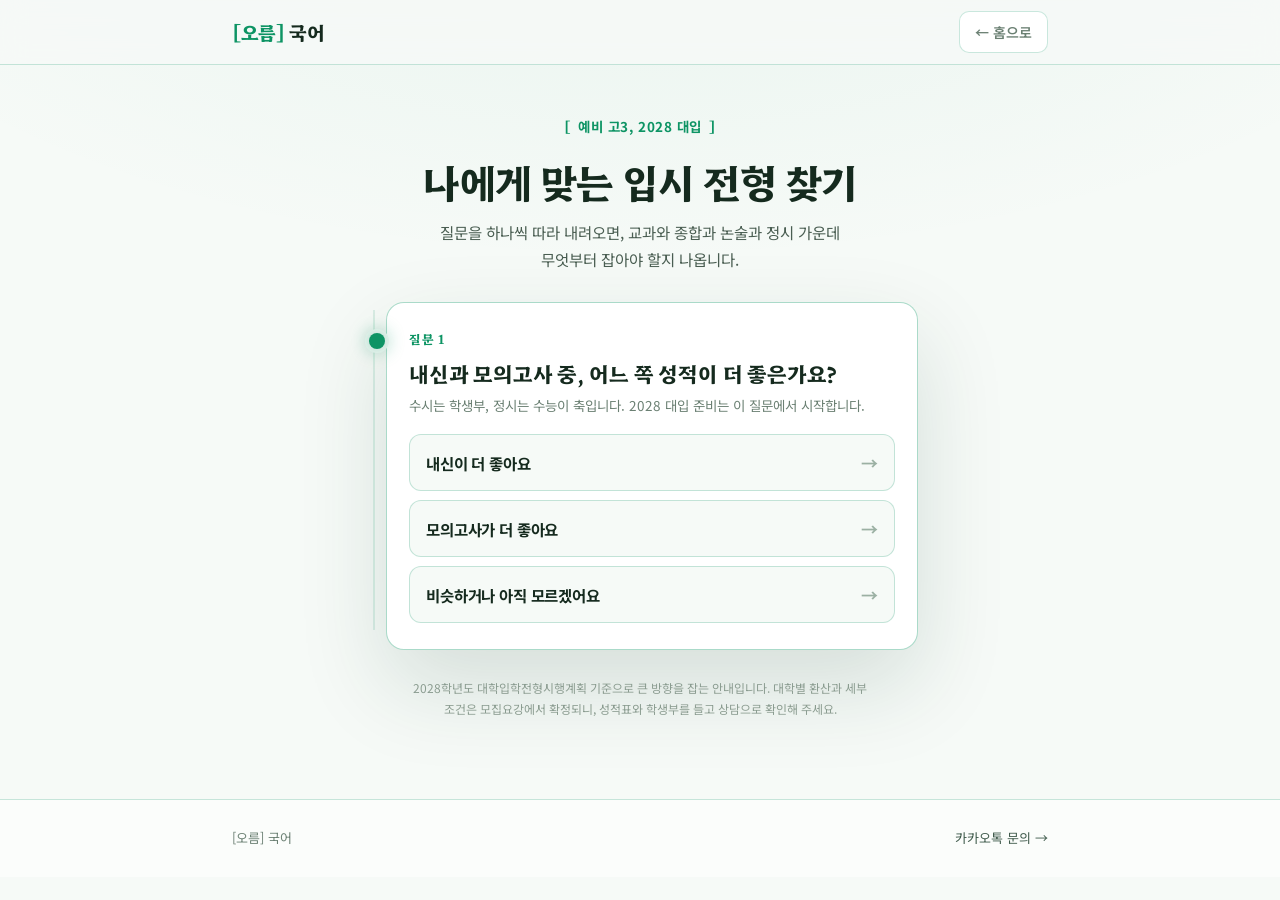
<file: jeonhyeong.html>
<!doctype html>
<html lang="ko">
<head>
<meta charset="utf-8"/>
<meta name="viewport" content="width=device-width, initial-scale=1"/>
<title>나에게 맞는 입시 전형 찾기 | [오름] 국어</title>
<meta name="description" content="예비 고3, 2028 대입. 간단한 질문을 따라 내려오면 교과, 종합, 논술, 정시 가운데 무엇부터 잡아야 할지 나옵니다."/>
<meta property="og:title" content="나에게 맞는 입시 전형 찾기 | [오름] 국어"/>
<meta property="og:description" content="예비 고3, 2028 대입. 질문을 따라 내려오면 나의 주력 전형이 나옵니다."/>
<meta property="og:image" content="https://class.oreumyak.com/og-image-v2.png"/>
<link rel="icon" href="favicon.png"/>
<link rel="preconnect" href="https://fonts.googleapis.com"/>
<link rel="preconnect" href="https://fonts.gstatic.com" crossorigin/>
<link href="https://fonts.googleapis.com/css2?family=Noto+Sans+KR:wght@400;500;700;800&family=Hahmlet:wght@400;500;600;700&display=swap" rel="stylesheet"/>
<style>
  :root{ --bg:#f6faf7; --ink:#152a1e; --muted:#6b8073; --green:#0d9464; --green-soft:rgba(13,148,100,.1);
         --line:rgba(13,148,100,.22); --card:#ffffff; --deep:#123524; --p:0; }
  *{box-sizing:border-box;}
  html,body{margin:0;padding:0;background:var(--bg);color:var(--ink);}
  body{font-family:'Noto Sans KR',system-ui,sans-serif;-webkit-font-smoothing:antialiased;line-height:1.6;overflow-x:clip;}
  a{color:inherit;}
  #bg{position:fixed;inset:0;z-index:0;pointer-events:none;
     background:
       radial-gradient(130% 90% at 50% calc(-20% + var(--p)*70%), rgba(13,148,100,calc(.07 + var(--p)*.1)), rgba(13,148,100,0) 55%),
       linear-gradient(180deg, rgba(18,53,36,0) 30%, rgba(18,53,36,calc(var(--p)*.14)) 100%),
       var(--bg);
     transition:background 1.1s ease;}
  .wrap{position:relative;z-index:1;width:100%;max-width:600px;margin:0 auto;padding:0 22px;}
  .top{position:sticky;top:0;z-index:20;background:rgba(246,250,247,.86);backdrop-filter:blur(12px);-webkit-backdrop-filter:blur(12px);border-bottom:1px solid var(--line);}
  .top .wrap{display:flex;align-items:center;justify-content:space-between;height:64px;max-width:860px;}
  .logo{font-family:'Hahmlet',serif;font-weight:700;letter-spacing:-.02em;font-size:19px;text-decoration:none;}
  .logo em{font-style:normal;color:var(--green);}
  .back{text-decoration:none;font-size:14px;font-weight:600;color:var(--muted);border:1px solid var(--line);border-radius:10px;padding:9px 15px;background:#fff;transition:border-color .2s,color .2s;}
  .back:hover{border-color:var(--green);color:var(--ink);}
  .hero{padding:48px 0 4px;text-align:center;}
  .eyebrow{display:inline-flex;align-items:baseline;gap:7px;font-size:13.5px;font-weight:700;color:var(--green);letter-spacing:.04em;}
  .eyebrow::before{content:'[';font-family:'Hahmlet',serif;}
  .eyebrow::after{content:']';font-family:'Hahmlet',serif;}
  h1{font-family:'Hahmlet',serif;font-size:clamp(27px,5vw,40px);font-weight:700;letter-spacing:-.02em;line-height:1.22;margin:18px 0 0;word-break:keep-all;}
  .hero .sub{font-size:15.5px;color:#4a5e52;margin:14px auto 0;max-width:440px;line-height:1.7;word-break:keep-all;text-wrap:pretty;}
  .nb{display:inline-block;white-space:nowrap;}
  #stage{position:relative;padding:26px 0 10px;}
  #spine{position:absolute;left:11px;top:34px;bottom:30px;width:2px;background:rgba(13,148,100,.12);overflow:hidden;}
  #spineFill{position:absolute;left:0;top:0;width:100%;height:100%;transform:scaleY(var(--p));transform-origin:top;
     background:linear-gradient(180deg,rgba(13,148,100,0),rgba(13,148,100,.85));transition:transform .7s cubic-bezier(.22,1,.36,1);}
  #flow{position:relative;}
  .rung{position:relative;display:flex;align-items:center;gap:12px;padding:12px 16px 12px 38px;margin-bottom:9px;background:var(--card);border:1px solid var(--line);border-radius:12px;cursor:pointer;opacity:.6;transition:opacity .35s,border-color .2s;}
  .rung:hover{opacity:1;border-color:var(--green);}
  .rung::before{content:"";position:absolute;left:4px;top:50%;width:16px;height:16px;margin-top:-8px;border-radius:50%;background:var(--green);box-shadow:0 0 0 4px var(--bg);}
  .rung .rq{font-size:12.5px;color:var(--muted);flex:1;min-width:0;word-break:keep-all;}
  .rung .ra{font-size:14px;font-weight:800;letter-spacing:-.01em;white-space:nowrap;}
  .rung .redo{font-size:11px;color:#9bb0a3;white-space:nowrap;}
  .ask{position:relative;margin-left:24px;background:#fff;border:1px solid rgba(13,148,100,.35);border-radius:18px;padding:26px 22px;box-shadow:0 36px 90px rgba(13,60,40,.14);}
  .ask::before{content:"";position:absolute;left:-18px;top:30px;width:16px;height:16px;border-radius:50%;background:var(--green);box-shadow:0 0 18px 2px rgba(13,148,100,.45),0 0 0 4px var(--bg);}
  .ask.enter{animation:askin .55s cubic-bezier(.22,1,.36,1) both;}
  @keyframes askin{from{opacity:0;transform:translateY(30px) scale(.985);}to{opacity:1;transform:none;}}
  .ask.leaving{animation:askout .36s ease forwards;}
  @keyframes askout{to{opacity:0;transform:translateY(-8px);}}
  .ask .qn{font-family:'Hahmlet',serif;font-size:12.5px;font-weight:700;color:var(--green);letter-spacing:.06em;}
  .ask h2{font-family:'Hahmlet',serif;font-size:21px;font-weight:700;letter-spacing:-.01em;line-height:1.45;margin:9px 0 2px;word-break:keep-all;text-wrap:pretty;}
  .ask .hint{font-size:13.5px;color:var(--muted);margin:6px 0 0;line-height:1.6;word-break:keep-all;text-wrap:pretty;}
  .opts{display:flex;flex-direction:column;gap:9px;margin-top:18px;}
  .opt{text-align:left;width:100%;background:var(--bg);border:1px solid var(--line);border-radius:12px;padding:15px 16px;color:var(--ink);font-size:15.5px;font-weight:700;letter-spacing:-.01em;cursor:pointer;font-family:inherit;display:flex;align-items:center;justify-content:space-between;gap:10px;transition:border-color .18s,background .18s,transform .12s,opacity .3s;}
  .opt:hover{border-color:var(--green);background:var(--green-soft);}
  .opt:active{transform:scale(.99);}
  .opt .od{font-size:12.5px;font-weight:500;color:var(--muted);}
  .opt .ar{color:#9bb0a3;font-size:17px;}
  .opt:hover .ar{color:var(--green);}
  .opt.chosen{border-color:var(--green);background:var(--green-soft);}
  .opts.collapsing .opt:not(.chosen){opacity:0;transform:translateY(-4px);}
  #veil{position:fixed;inset:0;z-index:40;display:flex;align-items:center;justify-content:center;background:rgba(10,30,20,.9);backdrop-filter:blur(3px);opacity:0;visibility:hidden;transition:opacity .4s ease,visibility .4s;}
  #veil.on{opacity:1;visibility:visible;}
  #veil .vt{font-family:'Hahmlet',serif;font-size:15.5px;color:#e8f3ec;letter-spacing:.02em;}
  #veil .dots span{display:inline-block;animation:bd 1.1s infinite;}
  #veil .dots span:nth-child(2){animation-delay:.18s;} #veil .dots span:nth-child(3){animation-delay:.36s;}
  @keyframes bd{0%,60%,100%{opacity:.25;}30%{opacity:1;}}
  .result .rh{text-align:center;margin:6px 0 20px;}
  .result .rh .rt{font-family:'Hahmlet',serif;font-size:12.5px;font-weight:700;color:var(--green);letter-spacing:.06em;}
  .result .rh h2{font-family:'Hahmlet',serif;font-size:24px;font-weight:700;letter-spacing:-.015em;margin:10px 0 0;word-break:keep-all;}
  .result .rh h2 .w{display:inline-block;opacity:0;transform:translateY(12px);animation:wordin .5s cubic-bezier(.22,1,.36,1) forwards;}
  @keyframes wordin{to{opacity:1;transform:none;}}
  .rec{display:flex;gap:14px;align-items:flex-start;background:var(--card);border:1px solid var(--line);border-radius:14px;padding:18px 18px;margin-bottom:11px;opacity:0;transform:translateY(16px);animation:recin .5s cubic-bezier(.22,1,.36,1) forwards;}
  @keyframes recin{to{opacity:1;transform:none;}}
  .rec.key{background:linear-gradient(170deg,var(--deep),#0c2418);color:#f2f8f3;border-color:transparent;}
  .rec.key.glow{animation:recin .5s cubic-bezier(.22,1,.36,1) forwards, keyglow 2.4s ease .5s 1;}
  @keyframes keyglow{0%{box-shadow:0 0 0 0 rgba(13,148,100,0);}25%{box-shadow:0 0 44px 4px rgba(13,148,100,.5);}100%{box-shadow:0 0 0 0 rgba(13,148,100,0);}}
  .rec .num{font-family:'Hahmlet',serif;font-size:13px;font-weight:700;flex:0 0 auto;margin-top:2px;color:var(--muted);}
  .rec.key .num{color:#7deeb2;}
  .rec h3{font-family:'Hahmlet',serif;font-size:17px;font-weight:700;letter-spacing:-.01em;margin:0;}
  .rec h3 small{font-size:12px;font-weight:600;color:var(--muted);margin-left:7px;}
  .rec.key h3 small{color:#8fb89e;}
  .rec p{font-size:13.5px;line-height:1.65;margin:5px 0 0;color:#4a5e52;word-break:keep-all;text-wrap:pretty;}
  .rec.key p{color:#b9cfc0;}
  .rec.note{background:none;border:1px dashed rgba(13,148,100,.4);}
  .rec.note h3{color:#3f5a4b;}
  .rec.soft{background:linear-gradient(180deg,var(--green-soft),var(--card));border:1px solid rgba(13,148,100,.4);}
  .rec.soft .num{color:var(--green);font-weight:700;}
  .expbtn{display:inline-block;margin-top:9px;background:none;border:1px solid var(--line);border-radius:999px;padding:5px 12px;font-family:inherit;font-size:12px;font-weight:700;color:var(--green);cursor:pointer;transition:background .18s,border-color .18s;}
  .expbtn:hover{background:var(--green-soft);border-color:var(--green);}
  .rec.key .expbtn{color:#7deeb2;border-color:rgba(125,238,178,.35);}
  .rec.key .expbtn:hover{background:rgba(125,238,178,.12);}
  .explink{display:inline-block;margin:10px 8px 0 0;background:var(--green);color:#fff;border-radius:999px;padding:7px 14px;font-size:12.5px;font-weight:700;text-decoration:none;transition:opacity .18s;}
  .explink:hover{opacity:.88;}
  .exp{display:none;margin:10px 0 0;padding:11px 13px;border-radius:10px;background:var(--green-soft);font-size:12.5px;line-height:1.7;color:#2c4537;word-break:keep-all;text-wrap:pretty;}
  .rec.open .exp{display:block;animation:credin2 .25s ease;}
  .rec.key .exp{background:rgba(255,255,255,.08);color:#cfe3d6;}
  @keyframes credin2{from{opacity:0;transform:translateY(4px)}to{opacity:1;transform:none}}
  .warn{display:flex;gap:11px;align-items:flex-start;background:#fdf9ee;border:1px solid #e5cf96;border-radius:12px;padding:14px 16px;margin:14px 0 2px;font-size:13px;line-height:1.7;color:#6b5a2e;word-break:keep-all;text-wrap:pretty;opacity:0;animation:recin .5s ease forwards;}
  .warn b{color:#8a6d1f;}
  .warn .wi{flex:0 0 auto;font-weight:900;color:#c9a23e;font-family:'Hahmlet',serif;}
  .quote{font-family:'Hahmlet',serif;font-size:13.5px;color:#1d4634;text-align:center;margin:18px 0 2px;line-height:1.75;word-break:keep-all;text-wrap:pretty;opacity:0;animation:recin .5s ease forwards;}
  .closing{font-family:'Hahmlet',serif;text-align:center;font-size:15.5px;color:#1d4634;font-weight:600;margin:22px 0 2px;opacity:0;animation:recin .6s ease forwards;word-break:keep-all;}
  .cta{display:flex;gap:10px;justify-content:center;flex-wrap:wrap;margin:16px 0 12px;opacity:0;animation:recin .6s ease forwards;}
  .cta a{text-decoration:none;font-size:14.5px;font-weight:700;border-radius:12px;padding:13px 22px;transition:opacity .2s,border-color .2s,background .2s;}
  .cta .p{background:var(--green);color:#fff;}
  .cta .p:hover{opacity:.9;}
  .cta .s{border:1px solid var(--line);color:var(--ink);background:#fff;}
  .cta .s:hover{border-color:var(--green);background:var(--green-soft);}
  .restart{display:block;margin:4px auto 0;background:none;border:0;color:#9bb0a3;font-size:13px;cursor:pointer;font-family:inherit;padding:8px;opacity:0;animation:recin .6s ease forwards;}
  .restart:hover{color:var(--muted);}
  .mini{position:relative;z-index:1;font-size:12px;color:#8a9c90;margin:18px auto 80px;text-align:center;line-height:1.7;word-break:keep-all;text-wrap:pretty;max-width:460px;}
  footer{position:relative;z-index:1;border-top:1px solid var(--line);background:rgba(255,255,255,.5);}
  footer .wrap{display:flex;justify-content:space-between;align-items:center;flex-wrap:wrap;gap:10px;padding:28px 22px;color:var(--muted);font-size:13px;max-width:860px;}
  #intro{position:fixed;inset:0;z-index:60;display:flex;align-items:center;justify-content:center;background:var(--bg);padding:24px;text-align:center;}
  #intro p{font-family:'Hahmlet',serif;font-size:clamp(21px,5vw,31px);font-weight:700;letter-spacing:-.02em;color:var(--deep);opacity:0;animation:introseq 2.6s ease forwards;word-break:keep-all;}
  @keyframes introseq{0%{opacity:0;transform:translateY(10px);}22%{opacity:1;transform:none;}72%{opacity:1;transform:translateY(-4px);}100%{opacity:0;transform:translateY(-10px);}}
  @media(max-width:420px){
    .wrap{padding:0 16px;}
    .top .wrap{height:58px;}
    .hero{padding:38px 0 2px;}
    #stage{padding:22px 0 10px;}
    #spine{left:8px;}
    .rung{padding:11px 13px 11px 34px;}
    .rung::before{left:3px;width:15px;height:15px;margin-top:-7.5px;}
    .ask{margin-left:18px;padding:22px 18px;border-radius:16px;box-shadow:0 24px 60px rgba(13,60,40,.14);}
    .ask::before{left:-14px;}
    .ask h2{font-size:19.5px;}
    .opt{font-size:15px;padding:14px 15px;}
    .result .rh h2{font-size:22px;}
    .cta a{flex:1;text-align:center;padding:13px 12px;}
  }
  @media(prefers-reduced-motion:reduce){
    *{animation:none!important;transition:none!important;}
    #intro{display:none;}
    .rec,.result .rh h2 .w,.closing,.cta,.restart,.quote,.warn{opacity:1;transform:none;}
  }
</style>
<script src="analytics.js" defer></script>
</head>
<body>
<div id="bg"></div>
<header class="top"><div class="wrap">
  <a class="logo" href="index.html"><em>[오름]</em> 국어</a>
  <a class="back" href="index.html">← 홈으로</a>
</div></header>

<main class="wrap">
  <section class="hero">
    <span class="eyebrow">예비 고3, 2028 대입</span>
    <h1><span class="nb">나에게 맞는</span> <span class="nb">입시 전형 찾기</span></h1>
    <p class="sub">질문을 하나씩 따라 내려오면, 교과와 종합과 논술과 정시 가운데 무엇부터 잡아야 할지 나옵니다.</p>
  </section>
  <div id="stage">
    <div id="spine"><div id="spineFill"></div></div>
    <div id="flow"></div>
  </div>
  <p class="mini">2028학년도 대학입학전형시행계획 기준으로 큰 방향을 잡는 안내입니다. 대학별 환산과 세부 조건은 모집요강에서 확정되니, 성적표와 학생부를 들고 상담으로 확인해 주세요.</p>
</main>

<footer><div class="wrap">
  <span>[오름] 국어</span>
  <a href="http://pf.kakao.com/_ksxaCn/chat" target="_blank" rel="noopener" style="text-decoration:none;color:#3f5a4b;">카카오톡 문의 →</a>
</div></footer>

<div id="veil"><div style="text-align:center"><div class="vt">나의 2028 대입을 짚어보는 중<span class="dots"><span>.</span><span>.</span><span>.</span></span></div></div></div>
<div id="intro"><p>같은 성적도, 전형에 따라 다르게 계산됩니다.</p></div>

<script>
(function(){
  var KAKAO='http://pf.kakao.com/_ksxaCn/chat';
  var RM=window.matchMedia&&window.matchMedia('(prefers-reduced-motion:reduce)').matches;
  function track(n,p){ if(window.gtag){ window.gtag('event',n,p||{}); } }

  var Q={
    axis:{ n:'질문 1', q:'내신과 모의고사 중, 어느 쪽 성적이 더 좋은가요?', hint:'수시는 학생부, 정시는 수능이 축입니다. 2028 대입 준비는 이 질문에서 시작합니다.', short:'성적의 축',
      opts:[
        {label:'내신이 더 좋아요', val:'naesin', a:'내신 우위', next:'grade'},
        {label:'모의고사가 더 좋아요', val:'mock', a:'모의고사 우위', next:'grade'},
        {label:'비슷하거나 아직 모르겠어요', val:'same', a:'비슷함', next:'grade'}
      ]},
    grade:{ n:'질문 2', q:'내신 등급은 어느 정도인가요?', hint:'2028학년도부터 내신은 5등급제입니다. 1등급이 10%, 2등급까지 누적 34%라 등급만으로 줄 세우기 어려워져, 대학은 성취도와 서류를 함께 봅니다.', short:'내신 등급대',
      opts:[
        {label:'1등급대예요', d:'(평균 1.0~1.9)', val:'g1', a:'1등급대', next:'record'},
        {label:'2등급대예요', d:'(평균 2.0~2.9)', val:'g2', a:'2등급대', next:'record'},
        {label:'3등급대예요', d:'(평균 3.0~3.9)', val:'g3', a:'3등급대', next:'record'},
        {label:'4등급대 이하예요', val:'g4', a:'4등급대 이하', next:'record'}
      ]},
    record:{ n:'질문 3', q:'학생부 기록이 관심 분야로 이어져 있나요?', hint:'과목 선택과 세특, 활동이 한 방향으로 읽히는지 보세요. 성적이 조금 부족해도 기록이 한 방향으로 쌓였다면, 교과보다 종합이 유리할 수 있습니다.', short:'학생부 기록',
      opts:[
        {label:'네, 한 방향으로 이어져 있어요', val:'yes', a:'이어짐', next:'lowest'},
        {label:'아니요, 성적에 비해 기록은 얇아요', val:'no', a:'얇음', next:'lowest'}
      ]},
    lowest:{ n:'질문 4', q:'모의고사에서 주요 영역 등급이 안정적으로 나오나요?', hint:'수능최저는 교과와 논술의 관문입니다. 최저를 넘긴 지원자끼리만 평가하므로, 넘길 수 있다면 실질 경쟁률이 크게 낮아집니다.', short:'수능최저',
      opts:[
        {label:'네, 안정적으로 나와요', val:'yes', a:'안정적', next:'essay'},
        {label:'아니요, 들쭉날쭉해요', val:'no', a:'불안정', next:'essay'}
      ]},
    essay:{ n:'마지막 질문', q:'수학 풀이 과정이나 글쓰기에 강점이 있나요?', hint:'논술은 내신이 아쉬운 학생의 역전 카드지만, 2028학년도에는 수능최저를 새로 두거나 높인 대학이 많아 수능과 묶어 준비해야 합니다.', short:'풀이와 서술',
      opts:[
        {label:'네, 긴 풀이나 글쓰기도 자신 있어요', val:'yes', a:'강점 있음', next:'RESULT'},
        {label:'길게 쓰는 건 부담돼요', d:'(짧은 서술은 괜찮아요)', val:'short', a:'짧은 서술형', next:'RESULT'},
        {label:'아니요, 둘 다 잘 모르겠어요', val:'no', a:'뚜렷하지 않음', next:'RESULT'}
      ]}
  };

  var flow=document.getElementById('flow');
  var answers={}, path=[], current='axis', busy=false;
  function el(tag,cls,html){var e=document.createElement(tag);if(cls)e.className=cls;if(html!=null)e.innerHTML=html;return e;}
  var CHK='<svg viewBox="0 0 24 24" width="12" height="12" fill="none" stroke="#fff" stroke-width="3" stroke-linecap="round" stroke-linejoin="round" style="position:absolute;left:6px;top:50%;margin-top:-6px"><path d="M20 6 9 17l-5-5"/></svg>';

  function progress(){
    var depth = current==='RESULT' ? 1 : (path.length/6);
    document.documentElement.style.setProperty('--p', depth.toFixed(3));
  }

  function render(){
    flow.innerHTML='';
    path.forEach(function(id){
      var qq=Q[id], ans=answers[id];
      var opt=qq.opts.filter(function(o){return o.val===ans;})[0];
      var rung=el('div','rung');
      rung.innerHTML=CHK+'<span class="rq">'+qq.short+'</span><span class="ra">'+(opt?opt.a:'')+'</span><span class="redo">수정</span>';
      rung.addEventListener('click',function(){
        if(busy)return;
        var i=path.indexOf(id);
        path=path.slice(0,i);
        var keep={}; path.forEach(function(p){keep[p]=answers[p];}); answers=keep;
        current=id; render();
      });
      flow.appendChild(rung);
    });
    if(current==='RESULT'){ renderResult(); }
    else{ renderAsk(current); }
    progress();
    var last=flow.lastChild;
    if(last&&last.scrollIntoView){ try{ last.scrollIntoView({behavior:RM?'auto':'smooth',block:'center'}); }catch(e){} }
  }

  function renderAsk(id){
    var qq=Q[id];
    var box=el('div','ask enter');
    box.innerHTML='<div class="qn">'+qq.n+'</div><h2>'+qq.q+'</h2>'+(qq.hint?'<p class="hint">'+qq.hint+'</p>':'');
    var opts=el('div','opts');
    qq.opts.forEach(function(o){
      var b=el('button','opt');
      b.innerHTML='<span>'+o.label+(o.d?' <span class="od">'+o.d+'</span>':'')+'</span><span class="ar">→</span>';
      b.addEventListener('click',function(){
        if(busy)return; busy=true;
        b.classList.add('chosen'); opts.classList.add('collapsing');
        var go=function(){
          answers[id]=o.val;
          if(path.indexOf(id)<0) path.push(id);
          current=o.next;
          if(current==='RESULT'){ reveal(); } else { busy=false; render(); }
        };
        if(RM){ go(); } else { box.classList.add('leaving'); setTimeout(go,360); }
      });
      opts.appendChild(b);
    });
    box.appendChild(opts);
    flow.appendChild(box);
  }

  function reveal(){
    progress();
    var veil=document.getElementById('veil');
    if(RM){ render(); busy=false; return; }
    veil.classList.add('on');
    setTimeout(function(){
      render();
      veil.classList.remove('on');
      busy=false;
      try{ flow.lastChild.scrollIntoView({behavior:'smooth',block:'start'}); }catch(e){}
    },760);
  }

  function renderResult(){
    track('jeonhyeong_result',{axis:answers.axis||'',grade:answers.grade||'',record:answers.record||'',lowest:answers.lowest||'',essay:answers.essay||''});
    var recs=[], notes=[], combo=null, archetype='';
    var A=answers.axis;
    var tier={g1:1,g2:2,g3:3,g4:4}[answers.grade]||4;
    var R=(answers.record==='yes'), L=(answers.lowest==='yes'), E=(answers.essay==='yes'), S=(answers.essay==='short');
    var trackLine='기록이 탄탄하게 적혀 있으면 서류형, 활동을 말로 잘 풀어내면 면접형이 맞습니다.';

    var DESC={
      '학생부교과':'내신 성적을 점수로 환산해 뽑는 수시 전형입니다. 전국 모집인원이 가장 많고(2028학년도 157,991명), 보통 3학년 1학기 성적까지 반영합니다. 2028학년도부터는 교과 성적에 서류 정성평가나 수능최저를 더하는 대학이 많아졌고, 학교장 추천이 필요한 곳이 많습니다.',
      '학생부종합':'성적만이 아니라 학생부 전체, 곧 과목 선택과 세특과 활동을 종합 평가하는 수시 전형입니다. 학업역량, 진로역량, 공동체역량을 보며, 서류만 보는 서류형과 면접을 더하는 면접형으로 나뉩니다. 2028학년도 84,704명으로 전년 대비 증가 폭이 가장 큰 전형입니다.',
      '논술':'대학이 출제하는 논술고사로 뽑는 수시 전형입니다. 인문은 제시문 분석 서술, 자연은 수리논술이 중심이고, 대부분 수능최저가 걸려 있어 수능 준비와 함께 갑니다. 내신 반영이 없거나 작아, 내신이 아쉬운 학생의 카드로 쓰입니다.',
      '약술형 논술':'교과서 수준 문항에 짧은 답을 쓰는 논술입니다. 국어와 수학의 교과 개념을 단답형이나 두세 문장으로 서술하며, 수능최저가 없거나 낮은 대학이 많습니다. 2028학년도에는 가톨릭대가 약술형으로 전환하고 한성대가 신설하는 등 대학이 늘고 있습니다.',
      '정시(수능)':'수능 성적 중심으로 뽑는 전형입니다. 가군, 나군, 다군에 한 장씩 최대 3장을 쓸 수 있고, 2028학년도는 선택과목 없는 통합형 수능 첫해입니다. 상위권 일부 대학은 정시에서도 학생부의 교과 이수와 세특을 함께 봅니다.'
    };

    var nonsulSoft={soft:true,t:'논술',s:'상향 카드',
      p:'최저를 안정적으로 넘기고 풀이와 서술에 강점까지 있다면, 같은 수준 대학의 논술을 상향 카드로 한두 장 섞을 수 있습니다. 최저를 준비하는 수능 공부가 그대로 쓰입니다.'};

    function yaksulCard(main){
      return {soft:!main, t:'약술형 논술', s:main?'함께 주력':'고려해 보세요', link:'http://oreumyak.com/',
        p:(S?'짧은 서술이 괜찮다고 했으니 잘 맞는 길입니다. ':'')+'내신도 수능도 아직 자신이 없다면, 교과서 수준의 짧은 서술로 승부하는 약술형 논술이 현실적인 카드가 됩니다. 수능최저가 없거나 낮은 대학이 많아 부담이 작고, 국어와 수학의 기본 개념 공부가 그대로 시험 준비가 됩니다.'};
    }

    if(A==='mock'){
      archetype='정시 우위형';
      recs.push({key:true,t:'정시(수능)',s:'주력',
        p:'모의고사가 내신보다 강하면 정시가 기본 축입니다. 다만 상위권 대학의 정시 축소로 모집단위별 인원이 줄어 합격선 변동이 커졌고, 정시에서도 학생부를 보는 대학이 늘었습니다. 수시 6장 안에 수능 공부가 그대로 쓰이는 카드를 함께 두는 편이 안전합니다.'});
      if(L&&E){
        archetype='논술과 수능형';
        recs.push({t:'논술',s:'함께 주력',
          p:'논술과 정시는 같은 수능 공부에서 나옵니다. 최저를 넘기는 대학 안에서 논술을 고르면 준비가 겹치고, 수능 이후 시험은 가채점을 보고 응시를 정할 수 있어 정시와 잘 맞습니다. 내신 부담 없이 쓰려면 논술 100% 대학을 중심에 둡니다.'});
        combo='논술 4장에 종합이나 교과 2장 — 같은 계열, 비슷한 유형의 대학으로 묶어 준비 효율을 높이고, 수능 전과 수능 후 시험을 나눠 봅니다.';
      }else if(R&&tier<=3){
        recs.push({t:'학생부종합',s:'상향 카드',
          p:'기록이 한 방향으로 이어져 있으니, 정시 예상보다 같거나 높은 대학의 종합을 상향 카드로 씁니다. 수시 합격자는 등록하지 않아도 정시에 지원할 수 없으므로, 아깝지 않은 카드만 넣습니다.'});
        combo='수시는 상향 위주 3~6장, 정시 가군과 나군과 다군 3장 — 수시는 정시 예상보다 높은 대학만 씁니다.';
      }else{
        combo='수시는 상향 위주로 최소한만 쓰고, 정시 가군과 나군과 다군 3장을 상향, 적정, 안정으로 나눕니다.';
      }
      if(S){
        recs.push(yaksulCard(false));
      }
      if(tier===1){
        notes.push({note:true,t:'내신 1등급대는 교과 카드도 함께 봅니다',
          p:'모의고사가 더 강해도 1등급대 내신이면 교과전형을 수시 카드로 둘 수 있습니다. 어느 쪽이 높게 계산되는지 대학별 환산으로 비교해 보세요.'});
      }
      if(!L){
        notes.push({note:true,t:'등급부터 안정시키는 겨울입니다',
          p:'모의고사 우위인데 영역별 등급이 들쭉날쭉하다면, 겨울에 약한 영역부터 잡습니다. 최저가 걸린 교과와 논술 카드는 6월과 8월 말 모의평가 결과를 보고 정해도 늦지 않습니다.'});
      }
    }
    else{
      var jonghapLead=(A==='same' && R && tier>=2);
      if(tier===1 || (tier===2 && !jonghapLead)){
        recs.push({key:true,t:'학생부교과',s:'주력',
          p: tier===1?'내신이 강점이고 1등급대라면 교과가 기본 축입니다. 다만 5등급제에서는 1등급이 10%라 같은 1등급이 많습니다. 반영 교과와 성취도 환산, 서류 정성평가에서 갈리므로, 내 성적을 가장 높게 계산해 주는 대학을 찾는 것이 핵심입니다.'
                     :'2등급대는 교과의 당락이 대학별 환산에서 갈립니다. 공통과목을 빼고 상위 과목만 반영하는 대학, 석차등급과 성취도를 함께 점수로 바꾸는 대학처럼 내 성적이 높게 계산되는 곳을 찾아야 합니다. 성취도 A가 많다면 그 자체가 무기입니다.'});
        if(R){
          recs.push({t:'학생부종합',s:'함께 주력',
            p:'교과와 종합은 같은 학생부에서 나옵니다. 기록이 한 방향으로 이어져 있으니 같은 대학의 교과와 종합을 함께 쓰는 설계가 가능합니다. '+trackLine});
          archetype='내신 우위형';
          combo='교과 3장, 종합 2장, 논술 1장 — 교과는 최저가 있는 곳과 없는 곳을 섞고, 종합은 서류형 위주로 씁니다.';
        }else{
          notes.push({note:true,t:'학생부종합은 지금 기록으로는 교과보다 약합니다',
            p:'성적은 높은데 세특이 짧고 활동이 흩어져 있다면, 종합보다 교과 또는 교과에 서류를 더한 전형에서 더 높게 평가받습니다. 3학년 1학기는 진로선택 과목 세특을 채울 마지막 학기입니다.'});
          archetype='내신 집중형';
          combo='교과 중심 2~3장에 수능 쪽 카드를 더해, 한 장이 떨어져도 나머지가 버티게 짭니다.';
        }
        if(L&&E) recs.push(nonsulSoft);
      }
      else if(R&&tier<=3){
        recs.push({key:true,t:'학생부종합',s:'주력',
          p:'등급이 최상위가 아니어도, 한 방향으로 쌓인 기록은 종합에서 가장 큰 무기입니다. 관심 분야 과목의 성취가 평균보다 높으면 강점이 됩니다. '+trackLine});
        recs.push({t:'학생부교과',s:'함께 주력',
          p: tier===2?'교과와 종합은 같은 학생부에서 나옵니다. 교과에 서류 정성평가를 더하는 대학이 늘어, 세특이 탄탄한 학생은 교과 카드에서도 기록이 힘을 냅니다.'
                     :'3등급대 교과는 공통과목을 빼고 상위 과목만 반영하는 대학처럼 환산이 유리한 곳에 한해 한 장을 둡니다. 평균등급보다 대학별 계산식이 먼저입니다.'});
        archetype='학생부 우위형';
        combo='종합 4장, 교과 1장, 논술 1장 — 서류형과 면접형을 나눠 면접일이 겹치지 않게 배치합니다.';
        if(L&&E) recs.push(nonsulSoft);
      }
      else if(R&&tier===4){
        recs.push({key:true,t:'학생부종합',s:'주력',
          p:'4등급대 내신은 교과전형 환산에서 불리하지만, 종합은 기록의 방향과 전공 적합이 등급을 일부 뒤집을 수 있는 전형입니다. 기록이 가장 강하게 읽히는 모집단위로 좁히고, 적정과 안정 라인을 넓게 잡습니다. '+trackLine});
        archetype='학생부 우위형';
        combo='종합 중심으로 적정과 안정을 넓게 잡고, 수능 쪽 카드를 함께 둡니다.';
        if(L&&E) recs.push({t:'논술',s:'함께 주력',
          p:'내신 반영이 없거나 작은 논술 100% 대학이라면, 등급 부담 없이 최저와 논술 실력으로 승부할 수 있습니다.'});
      }
      else if(L&&E){
        archetype='논술과 수능형';
        recs.push({key:true,t:'논술',s:'주력',
          p:'내신과 기록이 아쉬워도, 최저를 안정적으로 넘기고 풀이와 서술에 강하다면 논술이 역전 카드입니다. 다만 경쟁률이 높아 한두 장으로는 결과를 기대하기 어렵습니다. 주력으로 삼는다면 같은 계열로 3장 이상 묶습니다.'});
        recs.push({t:'정시(수능)',s:'함께 주력',
          p:'논술과 정시는 같은 수능 공부에서 나옵니다. 논술 최저를 준비하는 공부가 그대로 정시 경쟁력이 되고, 수능 이후 논술은 가채점을 보고 응시를 정할 수 있습니다.'});
        combo='논술 4장에 종합이나 교과 2장 — 최저를 넘기는 대학 안에서 고르고, 수능 전과 수능 후 시험을 나눠 봅니다.';
      }
      else{
        archetype='수능 기본기형';
        recs.push({key:true,t:'정시(수능)',s:'지금의 축',
          p:'아직 뚜렷한 우위 축이 없다면, 겨울의 답은 수능입니다. 수능은 교과와 논술의 최저, 그리고 정시가 모두 걸려 있는 모든 전형의 바닥입니다. 3월 학력평가로 출발점을 확인하고, 6월 모의평가에서 주력 전형을 다시 정합니다.'});
        recs.push(yaksulCard(S));
        notes.push({note:true,t:'전형 확정은 6월에 해도 늦지 않습니다',
          p:'3학년 1학기 중간고사와 6월 모의평가가 나오면 교과 지원 범위와 최저 충족 가능성이 함께 보입니다. 다만 수능 공부는 오늘부터입니다.'});
        combo='겨울에는 수능 기본기를 쌓고, 6월 모의평가 뒤에 수시 6장 조합을 확정합니다.';
      }
      if(S && tier>=3 && archetype!=='수능 기본기형'){
        recs.push(yaksulCard(false));
      }
      if(archetype!=='수능 기본기형'){
        if(L){
          notes.push({note:true,t:'수능최저가 있는 전형이 기회입니다',
            p:'최저를 넘긴 지원자끼리만 평가하므로 실질 경쟁률이 크게 낮아집니다. 6월과 8월 말 모의평가를 두 번 모두 넘긴 기준만 확실한 카드로 봅니다.'});
        }else{
          notes.push({note:true,t:'지금은 최저 없는 카드를 중심에 둡니다',
            p:'모의고사 등급이 들쭉날쭉하면 최저가 걸린 전형은 아직 확실한 카드가 아닙니다. 최저가 없는 전형을 중심에 두되, 수능은 모든 전형의 바닥이므로 겨울 수능 공부를 하루의 절반 이상으로 잡습니다.'});
        }
      }
    }

    var all=recs.concat(notes);
    var heading='2028 대입, 이 방향을 추천합니다';
    var box=el('div','result');
    var words=heading.split(' ').map(function(w,i){return '<span class="w" style="animation-delay:'+(0.15+i*0.08).toFixed(2)+'s">'+w+'</span>';}).join(' ');
    box.appendChild(el('div','rh','<div class="rt">'+(archetype?archetype+'으로 읽힙니다':'이렇게 준비하면 좋습니다')+'</div><h2>'+words+'</h2>'));
    var base=0.15+heading.split(' ').length*0.08+0.1;
    var i=1;
    all.forEach(function(r,idx){
      var c=el('div','rec'+(r.key?' key glow':'')+(r.note?' note':'')+(r.soft?' soft':''));
      c.style.animationDelay=(base+idx*0.14).toFixed(2)+'s';
      var num=r.note?'·':(r.soft?'＋':('0'+(i++)));
      var d=DESC[r.t];
      c.innerHTML='<span class="num">'+num+'</span><div><h3>'+r.t+(r.s?'<small>'+r.s+'</small>':'')+'</h3><p>'+r.p+'</p>'
        +(d?'<button class="expbtn" type="button">이 전형이 뭐예요?</button><div class="exp">'+d+'</div>':'')
        +(r.link?'<a class="explink" href="'+r.link+'" target="_blank" rel="noopener">약술형 논술 알아보기 →</a>':'')
        +'</div>';
      if(r.link){
        var lk=c.querySelector('.explink');
        lk.addEventListener('click',function(){track('jeonhyeong_yaksul_click');});
      }
      if(d){
        var btn=c.querySelector('.expbtn');
        btn.addEventListener('click',function(){
          var on=c.classList.toggle('open');
          btn.textContent=on?'설명 접기':'이 전형이 뭐예요?';
          track('jeonhyeong_desc',{jh:r.t,open:on?1:0});
        });
      }
      box.appendChild(c);
    });
    var tail=base+all.length*0.14+0.15;
    if(combo){
      var cb=el('div','rec soft');
      cb.style.animationDelay=tail.toFixed(2)+'s';
      cb.innerHTML='<span class="num">＋</span><div><h3>수시 6장 조합 예시</h3><p>'+combo+' 실제 장수는 3학년 1학기 내신과 8월 말 모의평가가 나온 뒤 조정합니다.</p></div>';
      box.appendChild(cb); tail+=0.14;
    }
    var wn=el('div','warn','<span class="wi">!</span><span>이 결과는 간단한 질문 몇 개로 <b>큰 방향만 아주 간단하게</b> 짚은 것입니다. 실제 유불리는 대학별 환산, 학생부의 실제 기록, 모의고사 추이에 따라 완전히 달라질 수 있으니, 이 결과를 그대로 믿지 말고 <b>반드시 선생님, 입시 전문가와의 상담으로 확인</b>하세요.</span>');
    wn.style.animationDelay=tail.toFixed(2)+'s'; box.appendChild(wn); tail+=0.14;
    var qt=el('p','quote','‘내신이냐 수능이냐’가 아니라, 어느 전형에서 내 성적이 가장 높게 계산되느냐를 묻는 겨울입니다.');
    qt.style.animationDelay=tail.toFixed(2)+'s'; box.appendChild(qt); tail+=0.12;
    var cl=el('p','closing','전형이 정해지면, 겨울 공부가 정해집니다.'); cl.style.animationDelay=tail.toFixed(2)+'s'; box.appendChild(cl);
    var cta=el('div','cta'); cta.style.animationDelay=(tail+0.12).toFixed(2)+'s';
    cta.innerHTML='<a class="p" id="rk" href="'+KAKAO+'" target="_blank" rel="noopener">상담으로 확인하기</a><a class="s" href="winter.html">예비 고3 겨울 강좌 보기</a>';
    box.appendChild(cta);
    var rs=el('button','restart','처음부터 다시 하기'); rs.style.animationDelay=(tail+0.24).toFixed(2)+'s';
    rs.addEventListener('click',function(){ answers={}; path=[]; current='axis'; busy=false; render(); });
    box.appendChild(rs);
    flow.appendChild(box);
    var rk=document.getElementById('rk'); if(rk) rk.addEventListener('click',function(){track('jeonhyeong_kakao_click');});
  }

  // 검수용: ?go=naesin,g1,yes,yes,no 처럼 답을 미리 채워 결과 화면으로 간다.
  (function(){
    var m=location.search.match(/[?&]go=([a-z0-9,]+)/);
    if(!m) return;
    m[1].split(',').forEach(function(v){
      if(current==='RESULT') return;
      var qq=Q[current]; if(!qq) return;
      var opt=qq.opts.filter(function(o){return o.val===v;})[0];
      if(!opt) return;
      answers[current]=v; path.push(current); current=opt.next;
    });
  })();

  function start(){ track('jeonhyeong_open'); render(); }
  function boot(){
    if(RM){ var it=document.getElementById('intro'); if(it) it.style.display='none'; start(); }
    else{
      start();
      setTimeout(function(){ var it=document.getElementById('intro'); if(it&&it.parentNode) it.parentNode.removeChild(it); }, 2650);
    }
  }
  if(document.readyState!=='loading'){ boot(); }
  else{ document.addEventListener('DOMContentLoaded', boot); }
})();
</script>
</body>
</html>
</file>
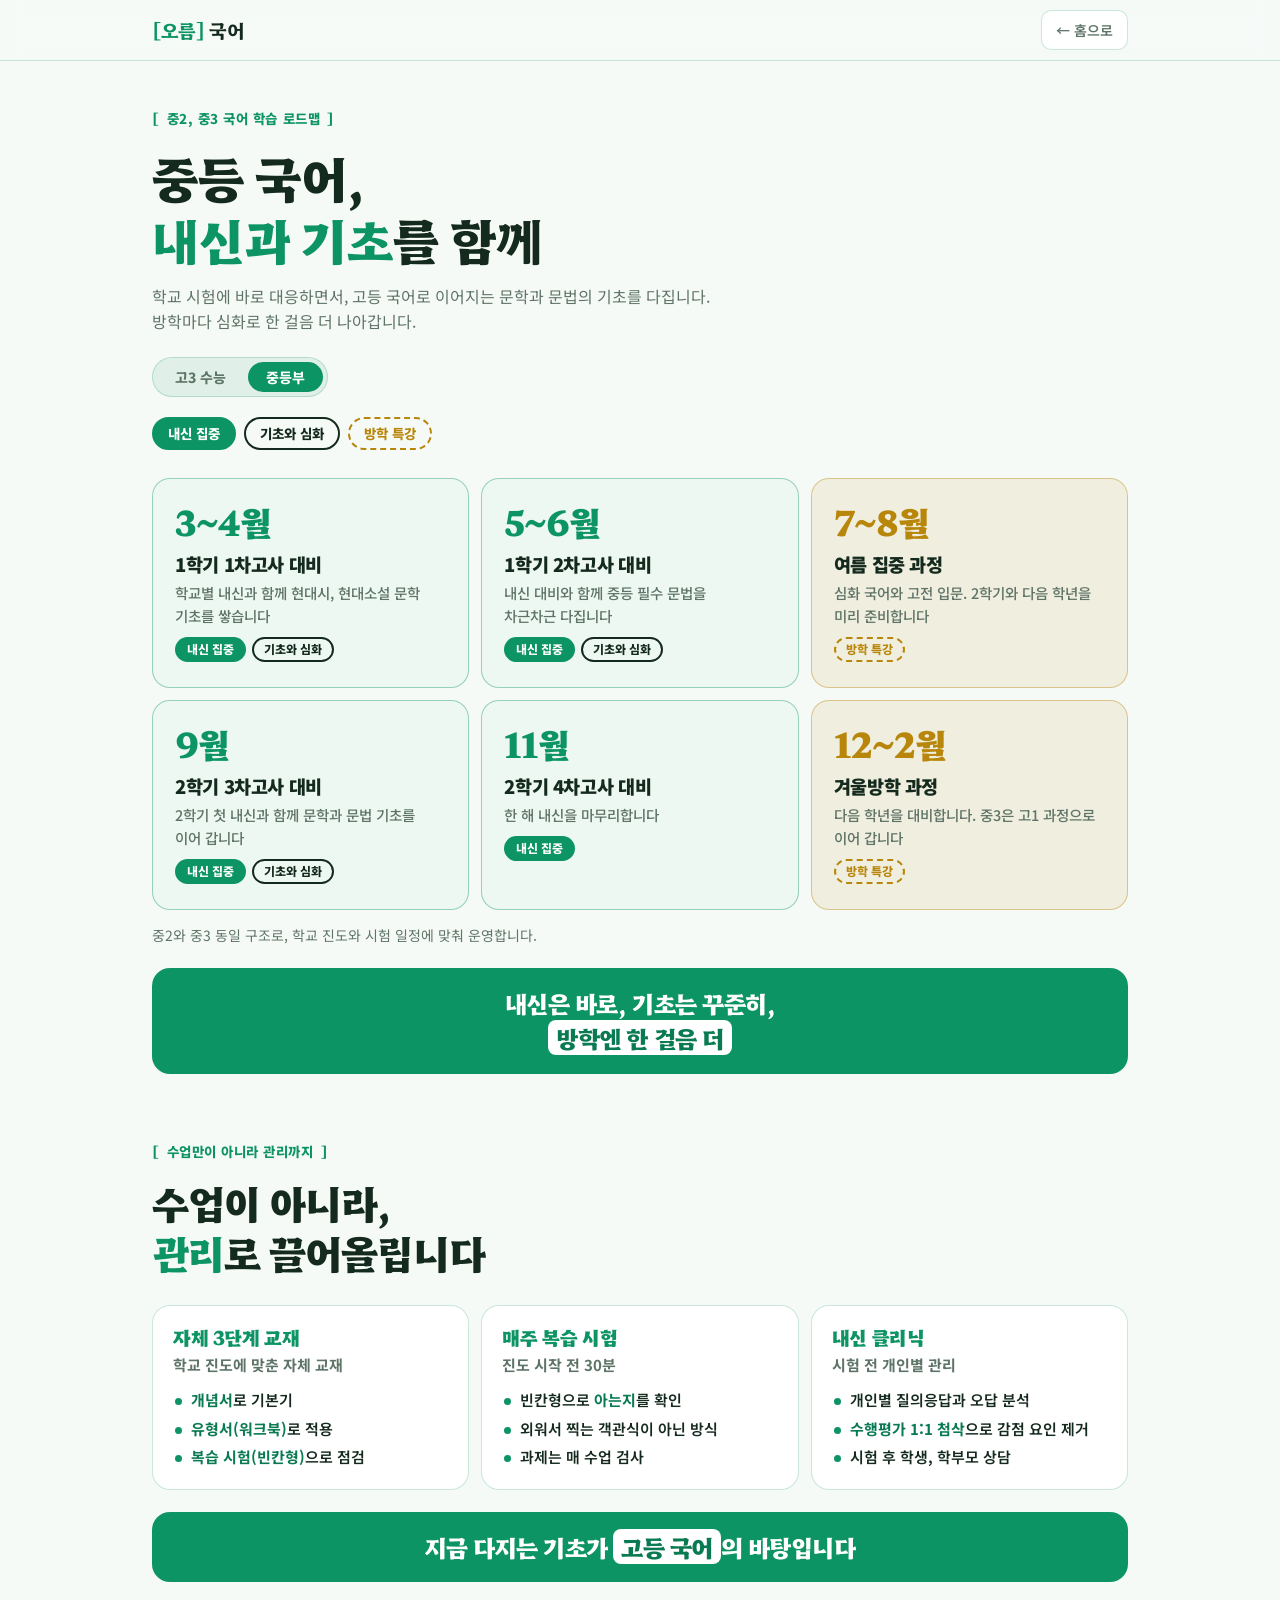
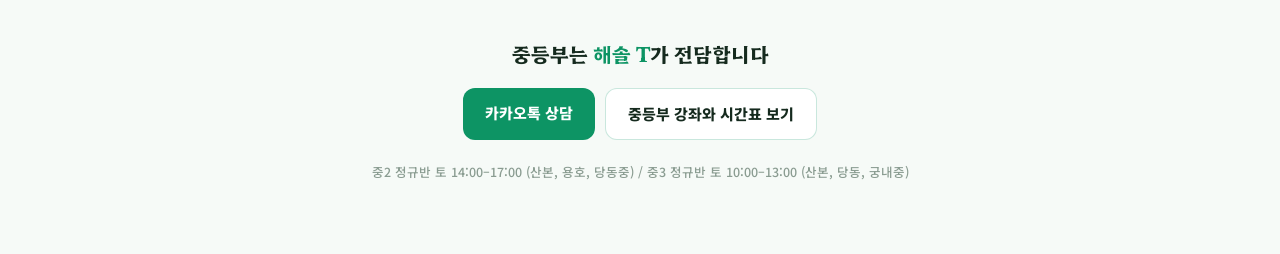
<file: roadmap-mid.html>
<!doctype html>
<html lang="ko">
<head>
<meta charset="utf-8"/>
<meta name="viewport" content="width=device-width, initial-scale=1"/>
<title>중2, 중3 국어 학습 로드맵 | [오름] 국어</title>
<meta name="description" content="중2와 중3을 위한 1년 국어 학습 로드맵. 학교 내신에 바로 대응하면서 고등 국어로 이어지는 문학과 문법 기초를 다지고, 방학마다 심화로 나아갑니다."/>
<meta property="og:title" content="중2, 중3 국어 학습 로드맵 | [오름] 국어"/>
<meta property="og:description" content="내신은 바로, 기초는 꾸준히, 방학엔 한 걸음 더. 중등 국어 1년을 정리했습니다."/>
<meta property="og:type" content="article"/>
<meta property="og:url" content="https://class.oreumyak.com/roadmap-mid.html"/>
<meta property="og:image" content="https://class.oreumyak.com/og-image-v2.png"/>
<meta name="theme-color" content="#f6faf7"/>
<link rel="canonical" href="https://class.oreumyak.com/roadmap-mid.html"/>
<link rel="icon" href="favicon.png"/>
<link rel="preconnect" href="https://fonts.googleapis.com"/>
<link rel="preconnect" href="https://fonts.gstatic.com" crossorigin/>
<link href="https://fonts.googleapis.com/css2?family=Noto+Sans+KR:wght@400;500;700;800;900&family=Hahmlet:wght@500;600;700;800;900&display=swap" rel="stylesheet"/>
<style>
  :root{--bg:#f6faf7;--ink:#152a1e;--muted:#5f7468;--green:#0d9464;--green-d:#0a7a52;--soft:rgba(13,148,100,.09);--line:rgba(13,148,100,.22);--card:#fff;--gold:#b8860b;--gold-s:rgba(184,134,11,.1);--gold-l:rgba(184,134,11,.4);}
  *{box-sizing:border-box}
  html,body{margin:0;padding:0;background:var(--bg);color:var(--ink)}
  body{font-family:'Noto Sans KR',system-ui,sans-serif;-webkit-font-smoothing:antialiased;line-height:1.6;overflow-x:clip}
  a{color:inherit}
  .wrap{width:100%;max-width:1040px;margin:0 auto;padding:0 20px}
  .top{position:sticky;top:0;z-index:20;background:rgba(246,250,247,.88);backdrop-filter:blur(12px);-webkit-backdrop-filter:blur(12px);border-bottom:1px solid var(--line)}
  .top .wrap{display:flex;align-items:center;justify-content:space-between;height:60px}
  .logo{font-family:'Hahmlet',serif;font-weight:700;letter-spacing:-.02em;font-size:19px;text-decoration:none}
  .logo em,.hl{font-style:normal;color:var(--green)}
  .back{text-decoration:none;font-size:14px;font-weight:600;color:var(--muted);border:1px solid var(--line);border-radius:10px;padding:8px 14px;background:#fff}
  .back:hover{border-color:var(--green);color:var(--ink)}
  .eyebrow{display:inline-flex;gap:7px;font-size:13.5px;font-weight:800;color:var(--green);letter-spacing:.04em}
  .eyebrow::before{content:'[';font-family:'Hahmlet',serif}.eyebrow::after{content:']';font-family:'Hahmlet',serif}
  h1,h2{font-family:'Hahmlet',serif;font-weight:800;letter-spacing:-.025em;line-height:1.25;word-break:keep-all;text-wrap:balance;margin:14px 0 0}
  h1{font-size:clamp(30px,6.4vw,50px)}
  h2{font-size:clamp(26px,5.2vw,40px)}
  .sub{font-size:16px;color:var(--muted);margin:14px 0 0;word-break:keep-all;text-wrap:pretty;max-width:560px}
  section{padding:56px 0 8px}
  .hero{padding-top:44px;text-align:left}

  /* 학년 토글 */
  .rmtab{display:inline-flex;gap:4px;margin-top:22px;background:var(--soft);border:1px solid var(--line);border-radius:999px;padding:4px;vertical-align:middle}
  .rmtab a{text-decoration:none;font-size:14px;font-weight:800;color:var(--muted);padding:8px 18px;border-radius:999px;line-height:1}
  .rmtab a.on{background:var(--green);color:#fff}

  .legend{display:flex;flex-wrap:wrap;gap:8px;margin-top:20px}
  .pill{display:inline-flex;align-items:center;border-radius:999px;padding:5px 14px;font-size:13.5px;font-weight:800;white-space:nowrap;line-height:1.4}
  .pill.a{background:var(--green);color:#fff;border:2px solid var(--green)}
  .pill.b{border:2px solid var(--ink)}
  .pill.c{border:2px dashed var(--gold);color:var(--gold)}

  /* 1. 로드맵 */
  .tl{list-style:none;margin:28px 0 0;padding:0;display:grid;gap:12px}
  .st{background:var(--card);border:1px solid var(--line);border-radius:18px;padding:20px 20px 18px;display:grid;grid-template-columns:96px 1fr;column-gap:12px}
  .st.a{background:#eef8f2;border-color:rgba(13,148,100,.4)}
  .st.c{background:var(--gold-s);border-color:var(--gold-l)}
  .st .m{white-space:nowrap;font-family:'Hahmlet',serif;font-weight:900;font-size:26px;letter-spacing:-.03em;line-height:1.1;grid-row:span 3}
  .st.a .m{color:var(--green)}
  .st.c .m{color:var(--gold)}
  .st .nm{font-size:18.5px;font-weight:900;letter-spacing:-.02em;line-height:1.35;word-break:keep-all}
  .st .ds{margin-top:4px;font-size:14.5px;color:var(--muted);font-weight:500;word-break:keep-all;text-wrap:pretty}
  .st .tags{margin-top:10px;display:flex;gap:6px;flex-wrap:wrap}
  .st .tags .pill{font-size:12px;padding:2px 10px}
  .note{margin-top:14px;font-size:14px;color:var(--muted);word-break:keep-all}
  .band{margin-top:22px;border-radius:18px;background:var(--green);color:#fff;padding:18px 22px;font-family:'Hahmlet',serif;font-weight:800;font-size:clamp(18px,3.6vw,24px);letter-spacing:-.02em;line-height:1.45;word-break:keep-all;text-align:center}
  .band mark{white-space:nowrap;background:#fff;color:var(--green-d);padding:0 8px;border-radius:8px}

  /* 2. 운영 */
  .three{display:grid;gap:12px;margin-top:28px}
  .bx{background:#fff;border:1px solid var(--line);border-radius:18px;padding:20px}
  .bx .m{font-family:'Hahmlet',serif;font-weight:900;font-size:19px;letter-spacing:-.02em;line-height:1.2;color:var(--green)}
  .bx .nm{margin-top:4px;font-size:15px;font-weight:700;color:var(--muted);word-break:keep-all}
  .bx ul{list-style:none;margin:12px 0 0;padding:0;display:grid;gap:6px}
  .bx li{position:relative;padding-left:18px;font-size:15px;font-weight:600;word-break:keep-all;line-height:1.5}
  .bx li::before{content:'';position:absolute;left:2px;top:.62em;width:7px;height:7px;border-radius:50%;background:var(--green)}
  .bx li b{color:var(--green-d)}

  .cta{padding:48px 0 72px;text-align:center}
  .cta p{font-family:'Hahmlet',serif;font-weight:700;font-size:20px;margin:0;word-break:keep-all}
  .btns{display:flex;flex-wrap:wrap;gap:10px;justify-content:center;margin-top:18px}
  .btns a{text-decoration:none;border-radius:12px;padding:13px 22px;font-weight:800;font-size:15px}
  .btns .p{background:var(--green);color:#fff}
  .btns .s{border:1px solid var(--line);background:#fff}
  .cta .src{margin-top:22px;font-family:'Noto Sans KR',sans-serif;font-weight:500;font-size:12.5px;color:#8a9c91}

  /* 등장 */
  .rv{opacity:0;transform:translateY(22px);transition:opacity .6s ease,transform .7s cubic-bezier(.22,1,.36,1);transition-delay:calc(var(--k,0) * 120ms)}
  .rv.in{opacity:1;transform:none}
  @media (prefers-reduced-motion:reduce){.rv{opacity:1;transform:none;transition:none}}

  @media (min-width:760px){
    .wrap{padding:0 32px}
    .tl{grid-template-columns:repeat(3,1fr)}
    .st{display:block;padding:24px 22px 20px;min-height:210px}
    .st .m{font-size:34px}.st .nm{margin-top:12px}
    .three{grid-template-columns:repeat(3,1fr)}
  }
</style>
<script src="analytics.js" defer></script>
</head>
<body>
<header class="top"><div class="wrap">
  <a class="logo" href="index.html"><em>[오름]</em> 국어</a>
  <a class="back" href="index.html">← 홈으로</a>
</div></header>

<main class="wrap">
  <!-- 1 -->
  <section class="hero">
    <div class="eyebrow rv">중2, 중3 국어 학습 로드맵</div>
    <h1 class="rv" style="--k:1">중등 국어,<br><span class="hl">내신과 기초</span>를 함께</h1>
    <p class="sub rv" style="--k:2">학교 시험에 바로 대응하면서, 고등 국어로 이어지는 문학과 문법의 기초를 다집니다. 방학마다 심화로 한 걸음 더 나아갑니다.</p>
    <div class="rv" style="--k:2"><span class="rmtab"><a href="roadmap.html">고3 수능</a><a class="on" href="roadmap-mid.html">중등부</a></span></div>
    <div class="legend rv" style="--k:3"><span class="pill a">내신 집중</span><span class="pill b">기초와 심화</span><span class="pill c">방학 특강</span></div>
    <ol class="tl">
      <li class="st a rv"><div class="m">3~4월</div><div class="nm">1학기 1차고사 대비</div><div class="ds">학교별 내신과 함께 현대시, 현대소설 문학 기초를 쌓습니다</div><div class="tags"><span class="pill a">내신 집중</span><span class="pill b">기초와 심화</span></div></li>
      <li class="st a rv" style="--k:1"><div class="m">5~6월</div><div class="nm">1학기 2차고사 대비</div><div class="ds">내신 대비와 함께 중등 필수 문법을 차근차근 다집니다</div><div class="tags"><span class="pill a">내신 집중</span><span class="pill b">기초와 심화</span></div></li>
      <li class="st c rv" style="--k:2"><div class="m">7~8월</div><div class="nm">여름 집중 과정</div><div class="ds">심화 국어와 고전 입문. 2학기와 다음 학년을 미리 준비합니다</div><div class="tags"><span class="pill c">방학 특강</span></div></li>
      <li class="st a rv"><div class="m">9월</div><div class="nm">2학기 3차고사 대비</div><div class="ds">2학기 첫 내신과 함께 문학과 문법 기초를 이어 갑니다</div><div class="tags"><span class="pill a">내신 집중</span><span class="pill b">기초와 심화</span></div></li>
      <li class="st a rv" style="--k:1"><div class="m">11월</div><div class="nm">2학기 4차고사 대비</div><div class="ds">한 해 내신을 마무리합니다</div><div class="tags"><span class="pill a">내신 집중</span></div></li>
      <li class="st c rv" style="--k:2"><div class="m">12~2월</div><div class="nm">겨울방학 과정</div><div class="ds">다음 학년을 대비합니다. 중3은 고1 과정으로 이어 갑니다</div><div class="tags"><span class="pill c">방학 특강</span></div></li>
    </ol>
    <p class="note rv">중2와 중3 동일 구조로, 학교 진도와 시험 일정에 맞춰 운영합니다.</p>
    <div class="band rv">내신은 바로, 기초는 꾸준히,<br><mark>방학엔 한 걸음 더</mark></div>
  </section>

  <!-- 2 -->
  <section>
    <div class="eyebrow rv">수업만이 아니라 관리까지</div>
    <h2 class="rv" style="--k:1">수업이 아니라,<br><span class="hl">관리</span>로 끌어올립니다</h2>
    <div class="three">
      <div class="bx rv"><div class="m">자체 3단계 교재</div><div class="nm">학교 진도에 맞춘 자체 교재</div><ul><li><b>개념서</b>로 기본기</li><li><b>유형서(워크북)</b>로 적용</li><li><b>복습 시험(빈칸형)</b>으로 점검</li></ul></div>
      <div class="bx rv" style="--k:1"><div class="m">매주 복습 시험</div><div class="nm">진도 시작 전 30분</div><ul><li>빈칸형으로 <b>아는지</b>를 확인</li><li>외워서 찍는 객관식이 아닌 방식</li><li>과제는 매 수업 검사</li></ul></div>
      <div class="bx rv" style="--k:2"><div class="m">내신 클리닉</div><div class="nm">시험 전 개인별 관리</div><ul><li>개인별 질의응답과 오답 분석</li><li><b>수행평가 1:1 첨삭</b>으로 감점 요인 제거</li><li>시험 후 학생, 학부모 상담</li></ul></div>
    </div>
    <div class="band rv">지금 다지는 기초가 <mark>고등 국어</mark>의 바탕입니다</div>
  </section>

  <div class="cta">
    <p class="rv">중등부는 <span class="hl">해솔 T</span>가 전담합니다</p>
    <div class="btns rv" style="--k:1"><a class="p" href="http://pf.kakao.com/_ksxaCn/chat" target="_blank" rel="noopener">카카오톡 상담</a><a class="s" href="courses.html?f=%EC%A4%91%EB%93%B1">중등부 강좌와 시간표 보기</a></div>
    <p class="src">중2 정규반 토 14:00–17:00 (산본, 용호, 당동중) / 중3 정규반 토 10:00–13:00 (산본, 당동, 궁내중)</p>
  </div>
</main>
<script>
(function(){
  var els=document.querySelectorAll('.rv');
  if(!('IntersectionObserver' in window)){els.forEach(function(e){e.classList.add('in')});return;}
  var io=new IntersectionObserver(function(es){es.forEach(function(e){if(e.isIntersecting){e.target.classList.add('in');io.unobserve(e.target);}})},{rootMargin:'0px 0px -8% 0px',threshold:.08});
  els.forEach(function(e){io.observe(e)});
})();
</script>
</body>
</html>
</file>
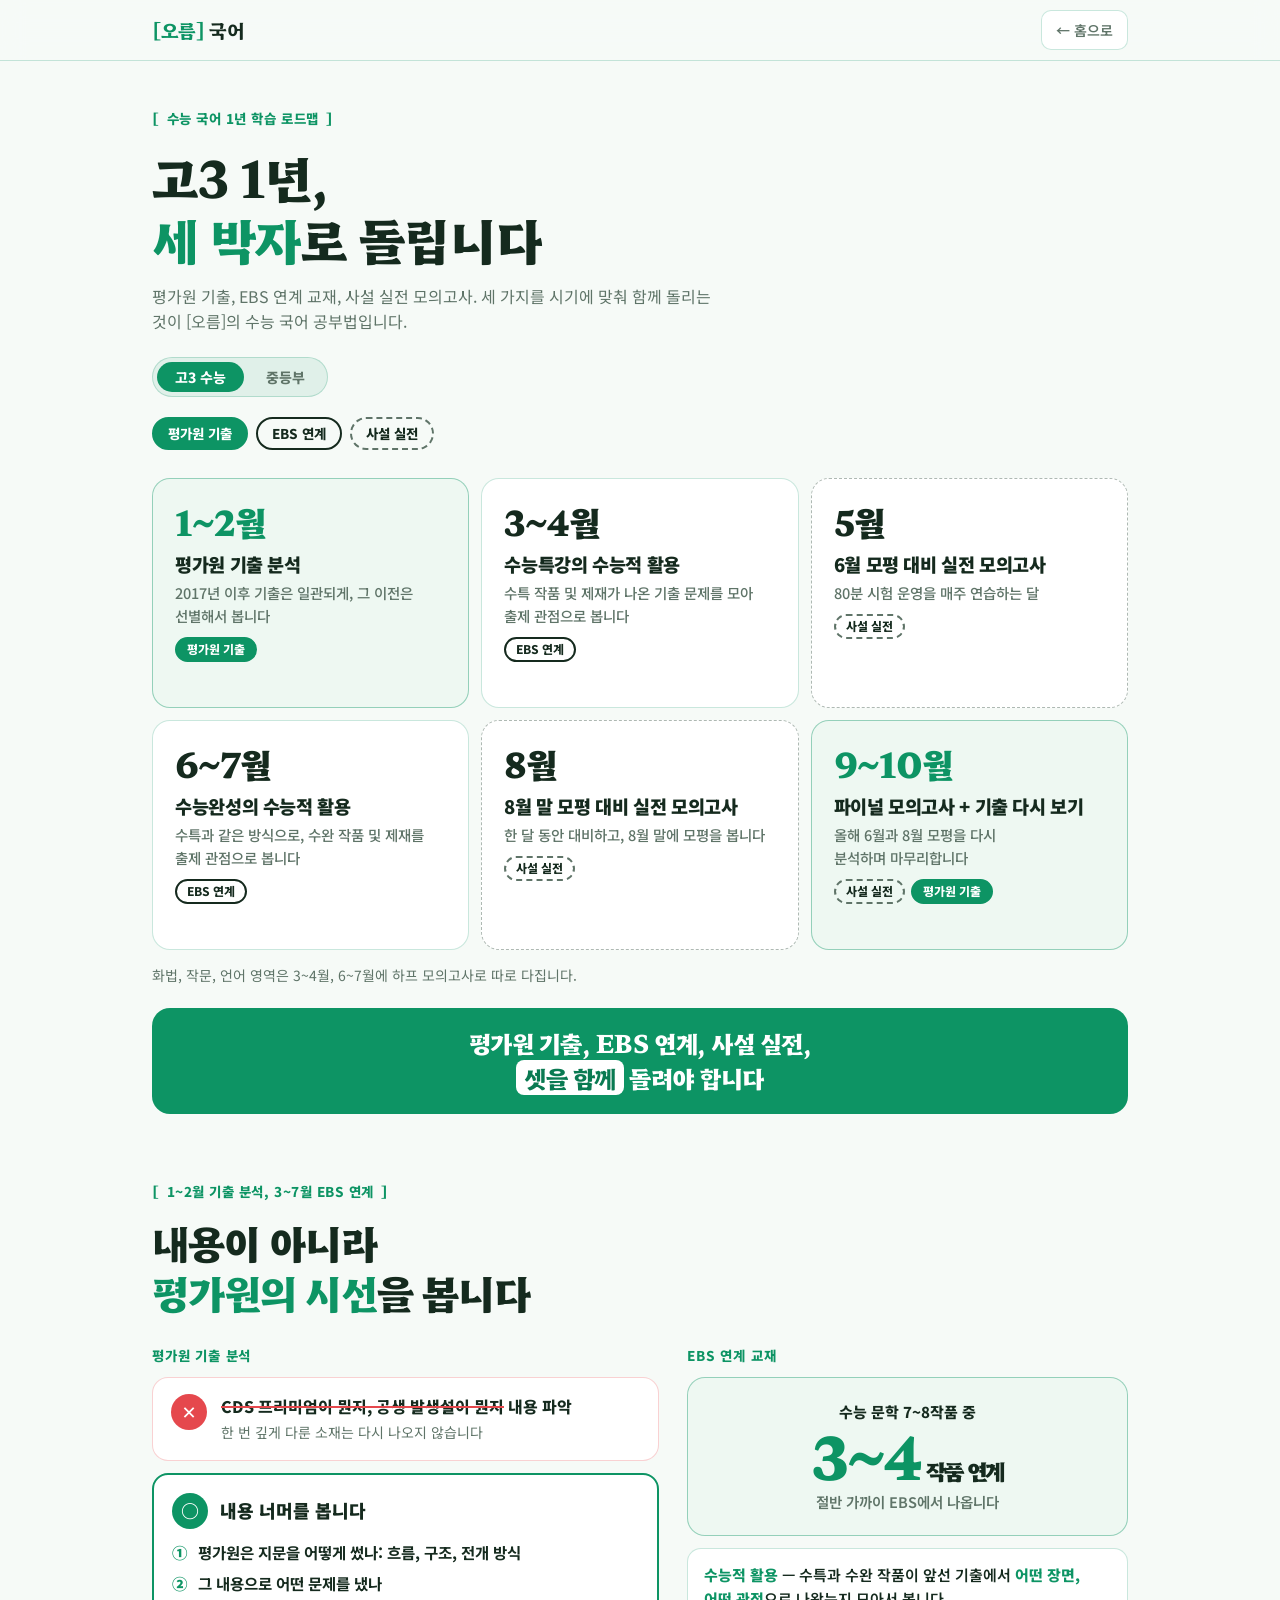
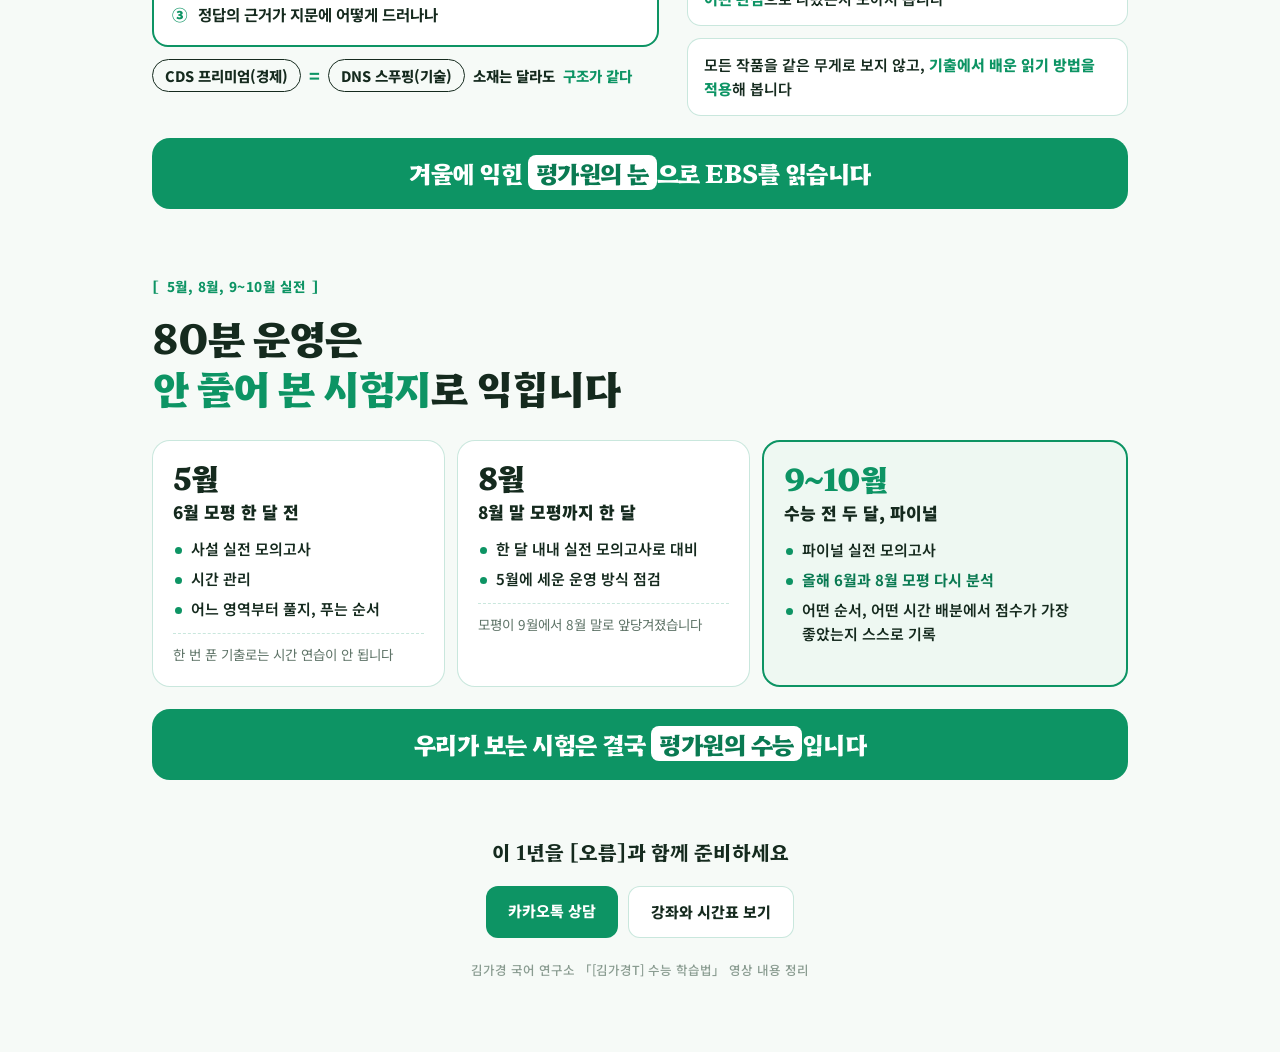
<file: roadmap.html>
<!doctype html>
<html lang="ko">
<head>
<meta charset="utf-8"/>
<meta name="viewport" content="width=device-width, initial-scale=1"/>
<title>고3 수능 국어 1년 학습 로드맵 | [오름] 국어</title>
<meta name="description" content="예비 고3을 위한 수능 국어 1년 학습 로드맵. 평가원 기출, EBS 연계, 사설 실전 모의고사를 언제 어떻게 돌릴지 정리했습니다."/>
<meta property="og:title" content="고3 수능 국어 1년 학습 로드맵 | [오름] 국어"/>
<meta property="og:description" content="평가원 기출, EBS 연계, 사설 실전. 1년을 세 박자로 돌립니다."/>
<meta property="og:type" content="article"/>
<meta property="og:url" content="https://class.oreumyak.com/roadmap.html"/>
<meta property="og:image" content="https://class.oreumyak.com/og-image-v2.png"/>
<meta name="theme-color" content="#f6faf7"/>
<link rel="canonical" href="https://class.oreumyak.com/roadmap.html"/>
<link rel="icon" href="favicon.png"/>
<link rel="preconnect" href="https://fonts.googleapis.com"/>
<link rel="preconnect" href="https://fonts.gstatic.com" crossorigin/>
<link href="https://fonts.googleapis.com/css2?family=Noto+Sans+KR:wght@400;500;700;800;900&family=Hahmlet:wght@500;600;700;800;900&display=swap" rel="stylesheet"/>
<style>
  :root{--bg:#f6faf7;--ink:#152a1e;--muted:#5f7468;--green:#0d9464;--green-d:#0a7a52;--soft:rgba(13,148,100,.09);--line:rgba(13,148,100,.22);--card:#fff;--red:#e5484d;}
  *{box-sizing:border-box}
  html,body{margin:0;padding:0;background:var(--bg);color:var(--ink)}
  body{font-family:'Noto Sans KR',system-ui,sans-serif;-webkit-font-smoothing:antialiased;line-height:1.6;overflow-x:clip}
  a{color:inherit}
  .wrap{width:100%;max-width:1040px;margin:0 auto;padding:0 20px}
  .top{position:sticky;top:0;z-index:20;background:rgba(246,250,247,.88);backdrop-filter:blur(12px);-webkit-backdrop-filter:blur(12px);border-bottom:1px solid var(--line)}
  .top .wrap{display:flex;align-items:center;justify-content:space-between;height:60px}
  .logo{font-family:'Hahmlet',serif;font-weight:700;letter-spacing:-.02em;font-size:19px;text-decoration:none}
  .logo em,.hl{font-style:normal;color:var(--green)}
  .back{text-decoration:none;font-size:14px;font-weight:600;color:var(--muted);border:1px solid var(--line);border-radius:10px;padding:8px 14px;background:#fff}
  .back:hover{border-color:var(--green);color:var(--ink)}
  .eyebrow{display:inline-flex;gap:7px;font-size:13.5px;font-weight:800;color:var(--green);letter-spacing:.04em}
  .eyebrow::before{content:'[';font-family:'Hahmlet',serif}.eyebrow::after{content:']';font-family:'Hahmlet',serif}
  h1,h2{font-family:'Hahmlet',serif;font-weight:800;letter-spacing:-.025em;line-height:1.25;word-break:keep-all;text-wrap:balance;margin:14px 0 0}
  h1{font-size:clamp(30px,6.4vw,50px)}
  h2{font-size:clamp(26px,5.2vw,40px)}
  .sub{font-size:16px;color:var(--muted);margin:14px 0 0;word-break:keep-all;text-wrap:pretty;max-width:560px}
  section{padding:56px 0 8px}
  .hero{padding-top:44px;text-align:left}
  .rmtab{display:inline-flex;gap:4px;margin-top:22px;background:var(--soft);border:1px solid var(--line);border-radius:999px;padding:4px;vertical-align:middle}
  .rmtab a{text-decoration:none;font-size:14px;font-weight:800;color:var(--muted);padding:8px 18px;border-radius:999px;line-height:1}
  .rmtab a.on{background:var(--green);color:#fff}
  .legend{display:flex;flex-wrap:wrap;gap:8px;margin-top:20px}
  .pill{display:inline-flex;align-items:center;border-radius:999px;padding:5px 14px;font-size:13.5px;font-weight:800;white-space:nowrap;line-height:1.4}
  .pill.a{background:var(--green);color:#fff;border:2px solid var(--green)}
  .pill.b{border:2px solid var(--ink)}
  .pill.c{border:2px dashed var(--muted);color:var(--ink)}

  /* 1. 로드맵 */
  .tl{list-style:none;margin:28px 0 0;padding:0;display:grid;gap:12px}
  .st{position:relative;background:var(--card);border:1px solid var(--line);border-radius:18px;padding:20px 20px 18px;overflow:hidden;display:grid;grid-template-columns:96px 1fr;column-gap:12px}
  .st.a{background:#eef8f2;border-color:rgba(13,148,100,.4)}
  .st.c{border-style:dashed;border-color:rgba(95,116,104,.5)}
  .st .m{white-space:nowrap;font-family:'Hahmlet',serif;font-weight:900;font-size:26px;letter-spacing:-.03em;line-height:1.1;grid-row:span 3}
  .st.a .m{color:var(--green)}
  .st .nm{font-size:18.5px;font-weight:900;letter-spacing:-.02em;line-height:1.35;word-break:keep-all}
  .st .ds{margin-top:4px;font-size:14.5px;color:var(--muted);font-weight:500;word-break:keep-all;text-wrap:pretty}
  .st .tags{margin-top:10px;display:flex;gap:6px;flex-wrap:wrap}
  .st .tags .pill{font-size:12px;padding:2px 10px}
  .note{margin-top:14px;font-size:14px;color:var(--muted);word-break:keep-all}
  .band{margin-top:22px;border-radius:18px;background:var(--green);color:#fff;padding:18px 22px;font-family:'Hahmlet',serif;font-weight:800;font-size:clamp(18px,3.6vw,24px);letter-spacing:-.02em;line-height:1.45;word-break:keep-all;text-align:center}
  .band mark{white-space:nowrap;background:#fff;color:var(--green-d);padding:0 8px;border-radius:8px}

  /* 2. 평가원의 시선 */
  .two{display:grid;gap:18px;margin-top:28px}
  .lab{font-size:13.5px;font-weight:800;color:var(--green);letter-spacing:.06em;margin-bottom:10px}
  .no{display:flex;gap:14px;align-items:flex-start;background:#fff;border:1px solid rgba(229,72,77,.25);border-radius:16px;padding:16px 18px}
  .ic{flex:none;width:36px;height:36px;border-radius:50%;display:flex;align-items:center;justify-content:center;font-weight:900;font-size:18px;color:#fff}
  .no .ic{background:var(--red)}
  .no b{display:block;font-size:16px;font-weight:800;word-break:keep-all}
  .no s{text-decoration-color:var(--red);text-decoration-thickness:2px}
  .no small{display:block;margin-top:2px;font-size:14px;color:var(--muted);word-break:keep-all}
  .ok{margin-top:12px;background:#fff;border:2px solid var(--green);border-radius:16px;padding:18px}
  .ok .h{display:flex;gap:12px;align-items:center;font-size:18px;font-weight:900}
  .ok .ic{background:var(--green)}
  .ok ol{list-style:none;margin:12px 0 0;padding:0;display:grid;gap:8px}
  .ok li{display:flex;gap:10px;font-size:15.5px;font-weight:700;word-break:keep-all;line-height:1.5}
  .ok li i{flex:none;font-style:normal;color:var(--green);font-weight:900}
  .eg{margin-top:12px;display:flex;flex-wrap:wrap;align-items:center;gap:8px;font-size:14.5px;font-weight:800}
  .eg span{border:1.5px solid var(--ink);border-radius:999px;padding:4px 12px;white-space:nowrap}
  .eg .eq{border:0;padding:0;color:var(--green);font-size:18px}
  .eg .hl{white-space:nowrap}
  .big{background:#eef8f2;border:1px solid rgba(13,148,100,.4);border-radius:18px;padding:22px;text-align:center}
  .big small{display:block;font-size:15px;font-weight:800}
  .big .n{font-family:'Hahmlet',serif;font-weight:900;font-size:58px;line-height:1.1;letter-spacing:-.03em;color:var(--green)}
  .big .n span{font-size:22px;color:var(--ink);margin-left:4px}
  .big p{margin:2px 0 0;font-size:14.5px;color:var(--muted);font-weight:600}
  .how{margin-top:12px;background:#fff;border:1px solid var(--line);border-radius:14px;padding:14px 16px;font-size:15px;font-weight:600;word-break:keep-all;line-height:1.6}
  .how b{color:var(--green);font-weight:800}

  /* 3. 실전 */
  .three{display:grid;gap:12px;margin-top:28px}
  .bx{background:#fff;border:1px solid var(--line);border-radius:18px;padding:20px}
  .bx.fin{background:#eef8f2;border:2px solid var(--green)}
  .bx .m{font-family:'Hahmlet',serif;font-weight:900;font-size:30px;letter-spacing:-.03em;line-height:1.1}
  .bx.fin .m{color:var(--green)}
  .bx .nm{margin-top:4px;font-size:17px;font-weight:900}
  .bx ul{list-style:none;margin:12px 0 0;padding:0;display:grid;gap:6px}
  .bx li{position:relative;padding-left:18px;font-size:15px;font-weight:600;word-break:keep-all}
  .bx li::before{content:'';position:absolute;left:2px;top:.62em;width:7px;height:7px;border-radius:50%;background:var(--green)}
  .bx li b{color:var(--green-d)}
  .bx .q{margin-top:12px;padding-top:10px;border-top:1px dashed var(--line);font-size:13.5px;color:var(--muted);word-break:keep-all}

  .cta{padding:48px 0 72px;text-align:center}
  .cta p{font-family:'Hahmlet',serif;font-weight:700;font-size:20px;margin:0;word-break:keep-all}
  .btns{display:flex;flex-wrap:wrap;gap:10px;justify-content:center;margin-top:18px}
  .btns a{text-decoration:none;border-radius:12px;padding:13px 22px;font-weight:800;font-size:15px}
  .btns .p{background:var(--green);color:#fff}
  .btns .s{border:1px solid var(--line);background:#fff}
  .cta .src{margin-top:22px;font-family:'Noto Sans KR',sans-serif;font-weight:500;font-size:12.5px;color:#8a9c91}

  /* 등장 */
  .rv{opacity:0;transform:translateY(22px);transition:opacity .6s ease,transform .7s cubic-bezier(.22,1,.36,1);transition-delay:calc(var(--k,0) * 120ms)}
  .rv.in{opacity:1;transform:none}
  @media (prefers-reduced-motion:reduce){.rv{opacity:1;transform:none;transition:none}}

  @media (min-width:760px){
    .wrap{padding:0 32px}
    .tl{grid-template-columns:repeat(3,1fr)}
    .st{display:block;padding:24px 22px 20px;min-height:230px}
    .st .m{font-size:34px}.st .nm{margin-top:12px}
    .two{grid-template-columns:1.15fr 1fr;gap:28px}
    .three{grid-template-columns:1fr 1fr 1.25fr}
  }
</style>
<script src="analytics.js" defer></script>
</head>
<body>
<header class="top"><div class="wrap">
  <a class="logo" href="index.html"><em>[오름]</em> 국어</a>
  <a class="back" href="index.html">← 홈으로</a>
</div></header>

<main class="wrap">
  <!-- 1 -->
  <section class="hero">
    <div class="eyebrow rv">수능 국어 1년 학습 로드맵</div>
    <h1 class="rv" style="--k:1">고3 1년,<br><span class="hl">세 박자</span>로 돌립니다</h1>
    <p class="sub rv" style="--k:2">평가원 기출, EBS 연계 교재, 사설 실전 모의고사. 세 가지를 시기에 맞춰 함께 돌리는 것이 [오름]의 수능 국어 공부법입니다.</p>
    <div class="rv" style="--k:2"><span class="rmtab"><a class="on" href="roadmap.html">고3 수능</a><a href="roadmap-mid.html">중등부</a></span></div>
    <div class="legend rv" style="--k:3"><span class="pill a">평가원 기출</span><span class="pill b">EBS 연계</span><span class="pill c">사설 실전</span></div>
    <ol class="tl">
      <li class="st a rv"><div class="m">1~2월</div><div class="nm">평가원 기출 분석</div><div class="ds">2017년 이후 기출은 일관되게, 그 이전은 선별해서 봅니다</div><div class="tags"><span class="pill a">평가원 기출</span></div></li>
      <li class="st b rv" style="--k:1"><div class="m">3~4월</div><div class="nm">수능특강의 수능적 활용</div><div class="ds">수특 작품 및 제재가 나온 기출 문제를 모아 출제 관점으로 봅니다</div><div class="tags"><span class="pill b">EBS 연계</span></div></li>
      <li class="st c rv" style="--k:2"><div class="m">5월</div><div class="nm">6월 모평 대비 실전 모의고사</div><div class="ds">80분 시험 운영을 매주 연습하는 달</div><div class="tags"><span class="pill c">사설 실전</span></div></li>
      <li class="st b rv"><div class="m">6~7월</div><div class="nm">수능완성의 수능적 활용</div><div class="ds">수특과 같은 방식으로, 수완 작품 및 제재를 출제 관점으로 봅니다</div><div class="tags"><span class="pill b">EBS 연계</span></div></li>
      <li class="st c rv" style="--k:1"><div class="m">8월</div><div class="nm">8월 말 모평 대비 실전 모의고사</div><div class="ds">한 달 동안 대비하고, 8월 말에 모평을 봅니다</div><div class="tags"><span class="pill c">사설 실전</span></div></li>
      <li class="st a rv" style="--k:2"><div class="m">9~10월</div><div class="nm">파이널 모의고사 + 기출 다시 보기</div><div class="ds">올해 6월과 8월 모평을 다시 분석하며 마무리합니다</div><div class="tags"><span class="pill c">사설 실전</span><span class="pill a">평가원 기출</span></div></li>
    </ol>
    <p class="note rv">화법, 작문, 언어 영역은 3~4월, 6~7월에 하프 모의고사로 따로 다집니다.</p>
    <div class="band rv">평가원 기출, EBS 연계, 사설 실전,<br><mark>셋을 함께</mark> 돌려야 합니다</div>
  </section>

  <!-- 2 -->
  <section>
    <div class="eyebrow rv">1~2월 기출 분석, 3~7월 EBS 연계</div>
    <h2 class="rv" style="--k:1">내용이 아니라<br><span class="hl">평가원의 시선</span>을 봅니다</h2>
    <div class="two">
      <div>
        <div class="lab rv">평가원 기출 분석</div>
        <div class="no rv"><span class="ic">✕</span><div><b><s>CDS 프리미엄이 뭔지, 공생 발생설이 뭔지</s> 내용 파악</b><small>한 번 깊게 다룬 소재는 다시 나오지 않습니다</small></div></div>
        <div class="ok rv" style="--k:1">
          <div class="h"><span class="ic">○</span>내용 너머를 봅니다</div>
          <ol><li><i>①</i>평가원은 지문을 어떻게 썼나: 흐름, 구조, 전개 방식</li><li><i>②</i>그 내용으로 어떤 문제를 냈나</li><li><i>③</i>정답의 근거가 지문에 어떻게 드러나나</li></ol>
        </div>
        <div class="eg rv" style="--k:2"><span>CDS 프리미엄(경제)</span><span class="eq">=</span><span>DNS 스푸핑(기술)</span>소재는 달라도 <em class="hl">구조가 같다</em></div>
      </div>
      <div>
        <div class="lab rv">EBS 연계 교재</div>
        <div class="big rv"><small>수능 문학 7~8작품 중</small><div class="n">3~4<span>작품 연계</span></div><p>절반 가까이 EBS에서 나옵니다</p></div>
        <div class="how rv" style="--k:1"><b>수능적 활용</b> — 수특과 수완 작품이 앞선 기출에서 <b>어떤 장면, 어떤 관점</b>으로 나왔는지 모아서 봅니다</div>
        <div class="how rv" style="--k:2">모든 작품을 같은 무게로 보지 않고, <b>기출에서 배운 읽기 방법을 적용</b>해 봅니다</div>
      </div>
    </div>
    <div class="band rv">겨울에 익힌 <mark>평가원의 눈</mark>으로 EBS를 읽습니다</div>
  </section>

  <!-- 3 -->
  <section>
    <div class="eyebrow rv">5월, 8월, 9~10월 실전</div>
    <h2 class="rv" style="--k:1">80분 운영은<br><span class="hl">안 풀어 본 시험지</span>로 익힙니다</h2>
    <div class="three">
      <div class="bx rv"><div class="m">5월</div><div class="nm">6월 모평 한 달 전</div><ul><li>사설 실전 모의고사</li><li>시간 관리</li><li>어느 영역부터 풀지, 푸는 순서</li></ul><div class="q">한 번 푼 기출로는 시간 연습이 안 됩니다</div></div>
      <div class="bx rv" style="--k:1"><div class="m">8월</div><div class="nm">8월 말 모평까지 한 달</div><ul><li>한 달 내내 실전 모의고사로 대비</li><li>5월에 세운 운영 방식 점검</li></ul><div class="q">모평이 9월에서 8월 말로 앞당겨졌습니다</div></div>
      <div class="bx fin rv" style="--k:2"><div class="m">9~10월</div><div class="nm">수능 전 두 달, 파이널</div><ul><li>파이널 실전 모의고사</li><li><b>올해 6월과 8월 모평 다시 분석</b></li><li>어떤 순서, 어떤 시간 배분에서 점수가 가장 좋았는지 스스로 기록</li></ul></div>
    </div>
    <div class="band rv">우리가 보는 시험은 결국 <mark>평가원의 수능</mark>입니다</div>
  </section>

  <div class="cta">
    <p class="rv">이 1년을 [오름]과 함께 준비하세요</p>
    <div class="btns rv" style="--k:1"><a class="p" href="http://pf.kakao.com/_ksxaCn/chat" target="_blank" rel="noopener">카카오톡 상담</a><a class="s" href="courses.html">강좌와 시간표 보기</a></div>
    <p class="src">김가경 국어 연구소 「[김가경T] 수능 학습법」 영상 내용 정리</p>
  </div>
</main>
<script>
(function(){
  var els=document.querySelectorAll('.rv');
  if(!('IntersectionObserver' in window)){els.forEach(function(e){e.classList.add('in')});return;}
  var io=new IntersectionObserver(function(es){es.forEach(function(e){if(e.isIntersecting){e.target.classList.add('in');io.unobserve(e.target);}})},{rootMargin:'0px 0px -8% 0px',threshold:.08});
  els.forEach(function(e){io.observe(e)});
})();
</script>
</body>
</html>
</file>
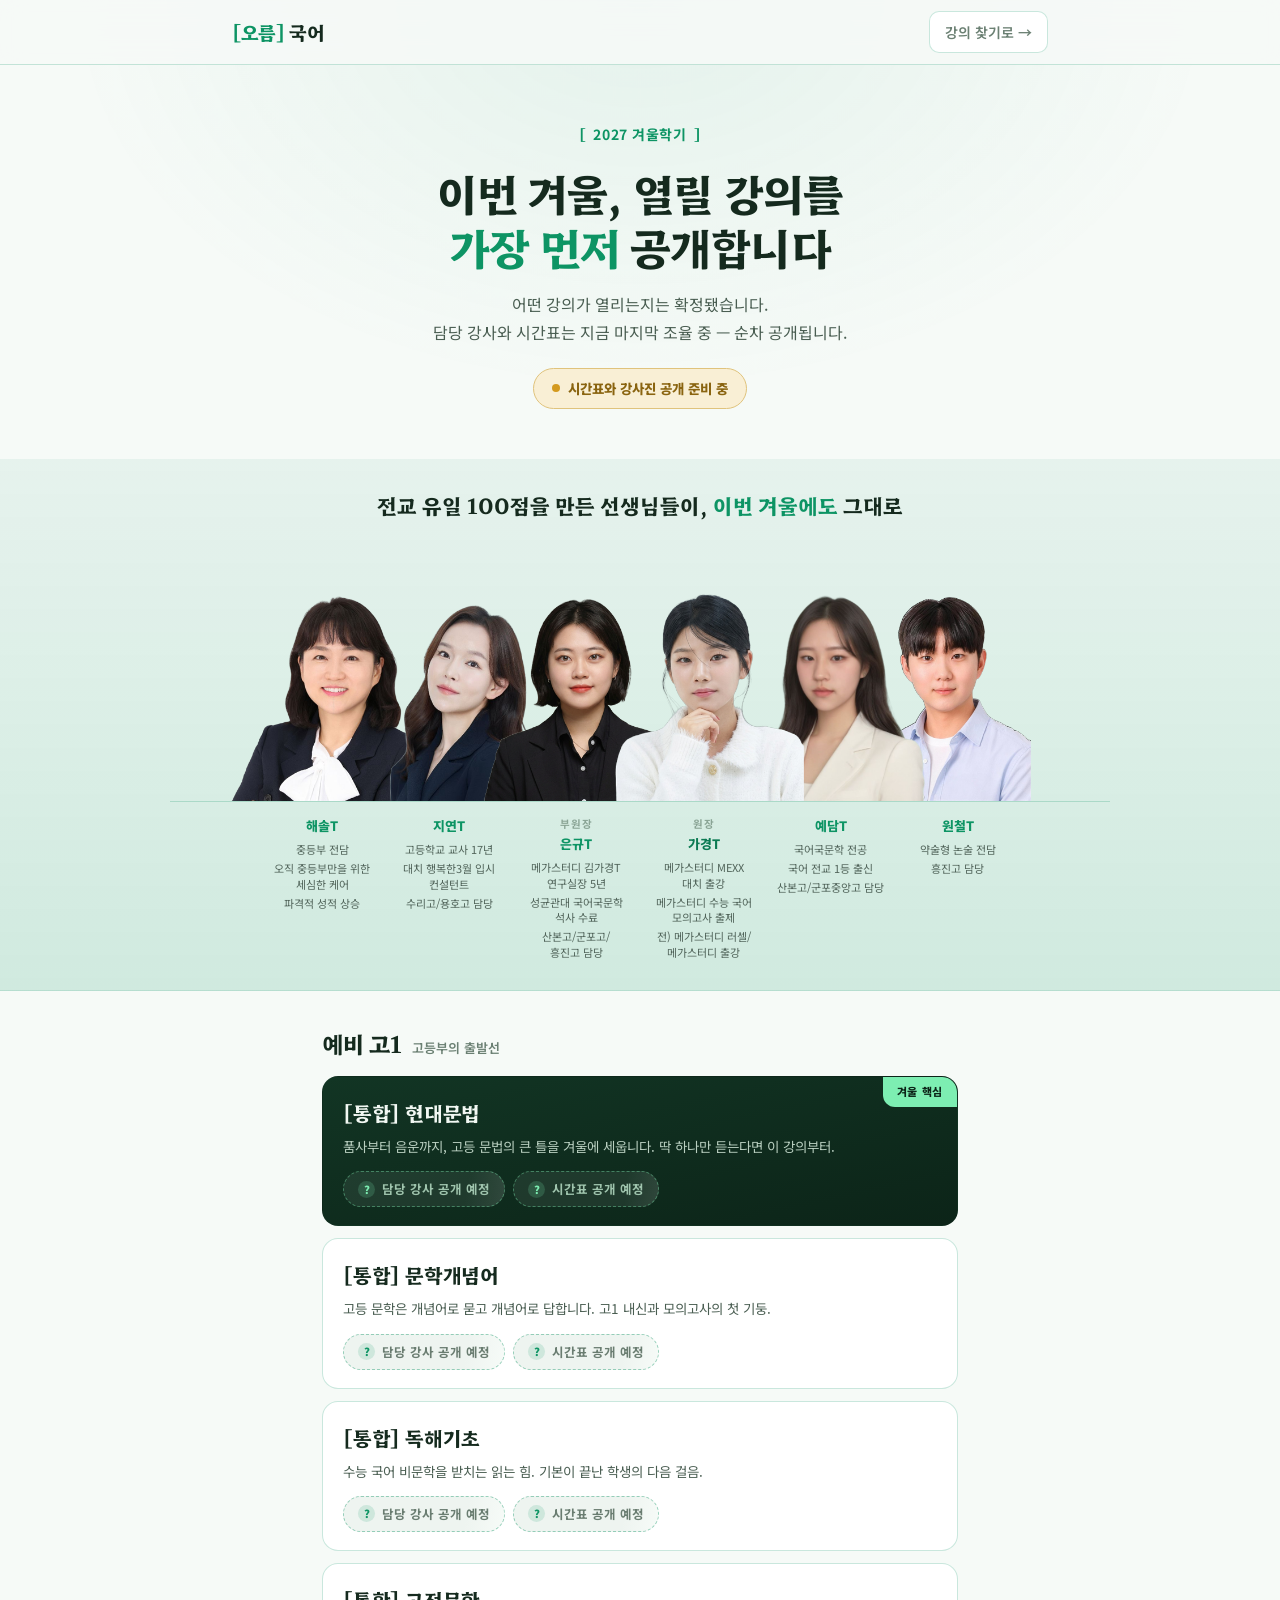
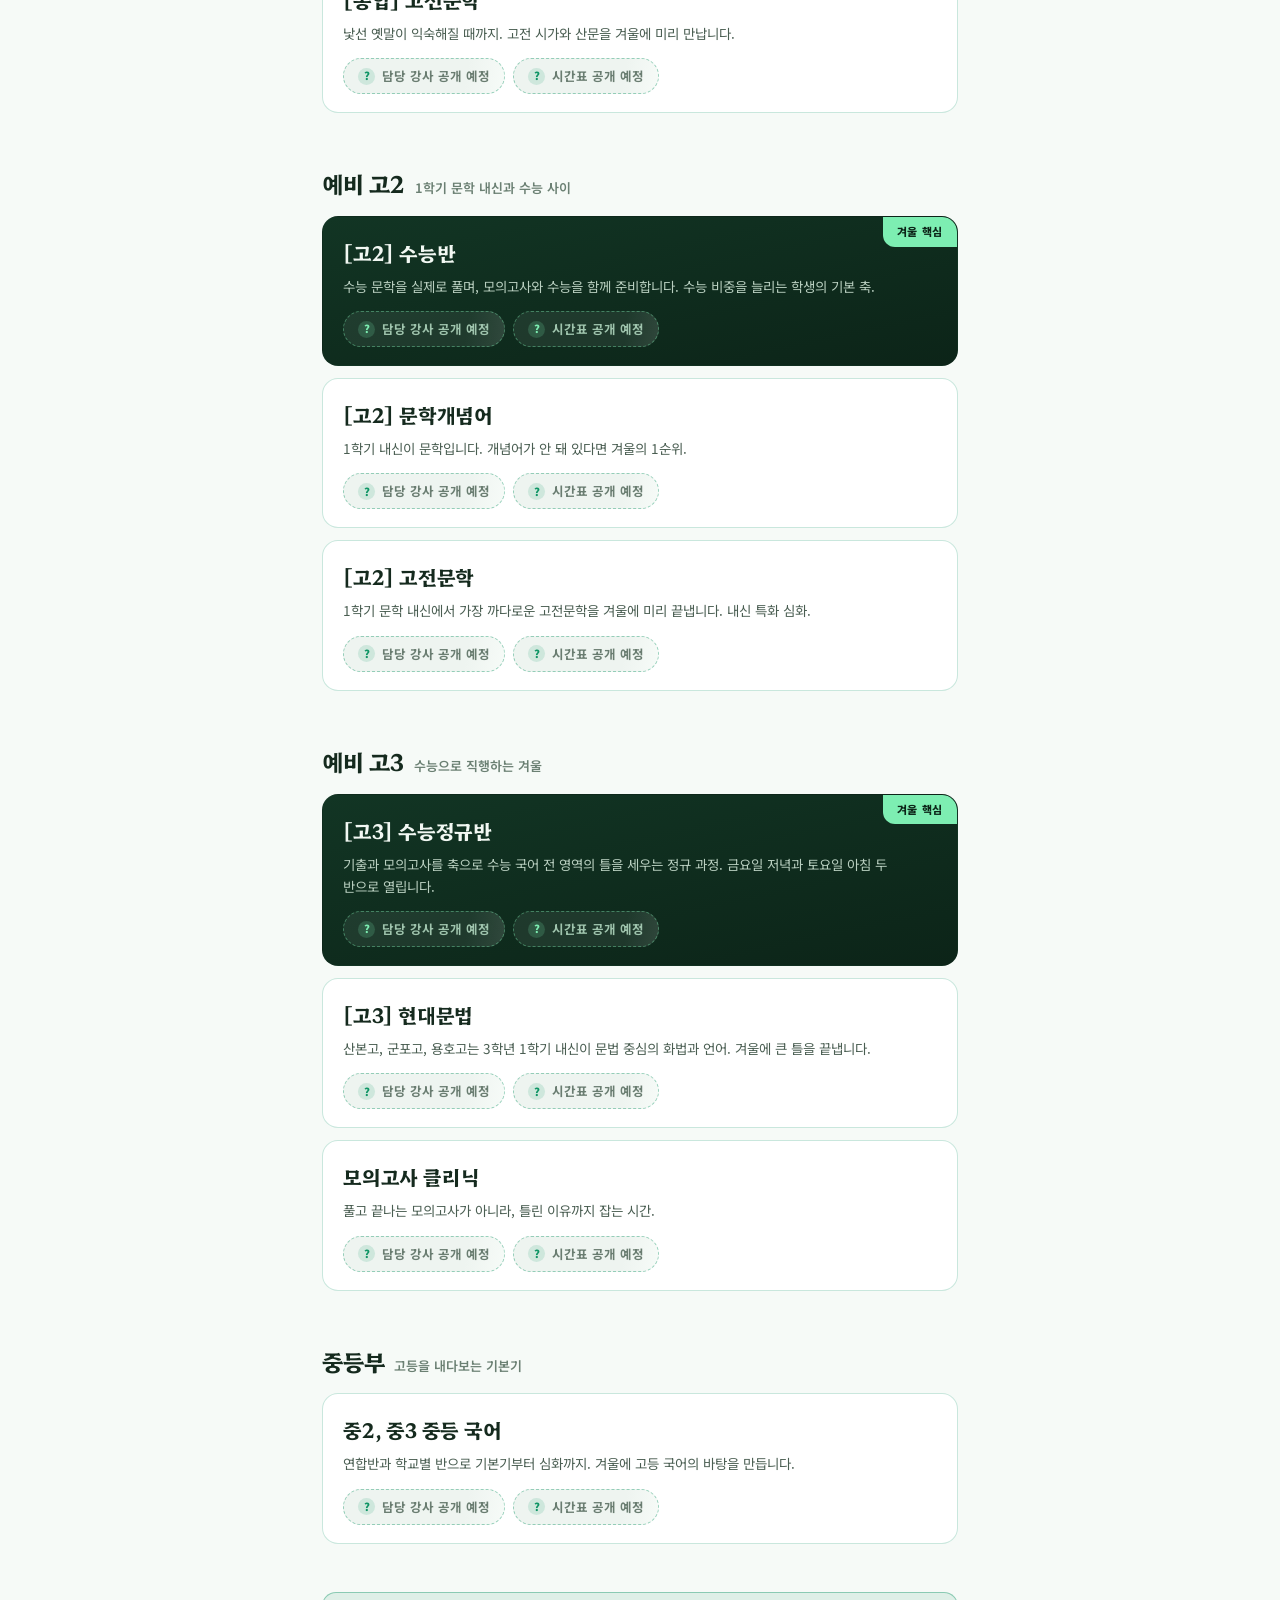
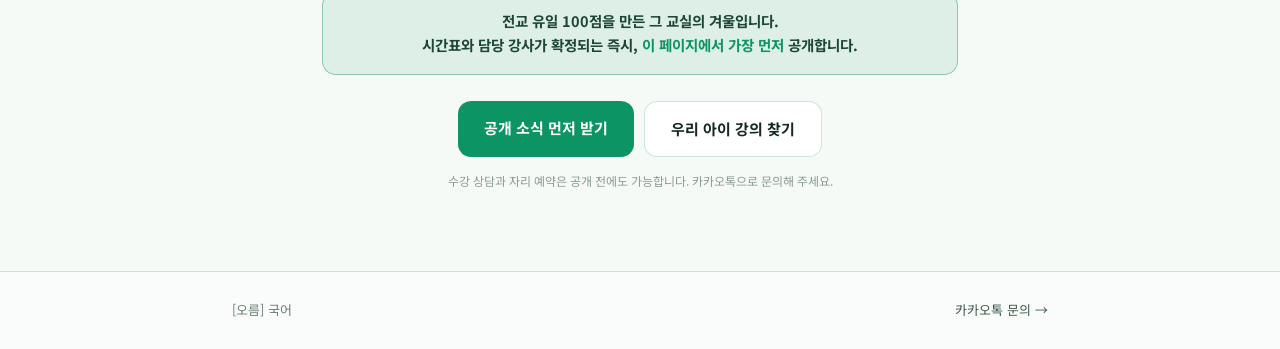
<file: winter.html>
<!doctype html>
<html lang="ko">
<head>
<meta charset="utf-8"/>
<meta name="viewport" content="width=device-width, initial-scale=1"/>
<title>2027 겨울학기 라인업 먼저 보기 | [오름] 국어</title>
<meta name="description" content="이번 겨울, 어떤 강의가 열리는지는 확정됐습니다. 시간표와 담당 강사는 순차 공개됩니다."/>
<meta property="og:title" content="2027 겨울학기 라인업 먼저 보기 | [오름] 국어"/>
<meta property="og:description" content="겨울 강의 라인업 선공개. 시간표와 담당 강사는 순차 공개됩니다."/>
<meta property="og:image" content="https://class.oreumyak.com/og-image-v2.png"/>
<link rel="icon" href="favicon.png"/>
<link rel="preconnect" href="https://fonts.googleapis.com"/>
<link rel="preconnect" href="https://fonts.gstatic.com" crossorigin/>
<link href="https://fonts.googleapis.com/css2?family=Noto+Sans+KR:wght@400;500;700;800&family=Hahmlet:wght@400;500;600;700;900&display=swap" rel="stylesheet"/>
<style>
  :root{ --bg:#f6faf7; --ink:#152a1e; --muted:#6b8073; --green:#0d9464; --green-soft:rgba(13,148,100,.1);
         --line:rgba(13,148,100,.22); --card:#ffffff; --deep:#123524; --gold:#b08724; }
  *{box-sizing:border-box;}
  html,body{margin:0;padding:0;background:var(--bg);color:var(--ink);}
  body{font-family:'Noto Sans KR',system-ui,sans-serif;-webkit-font-smoothing:antialiased;line-height:1.6;overflow-x:clip;
       background:radial-gradient(820px 560px at 50% 0, rgba(13,148,100,.08), transparent 70%), var(--bg);}
  a{color:inherit;}
  .wrap{width:100%;max-width:680px;margin:0 auto;padding:0 22px;}
  .top{position:sticky;top:0;z-index:20;background:rgba(246,250,247,.86);backdrop-filter:blur(12px);-webkit-backdrop-filter:blur(12px);border-bottom:1px solid var(--line);}
  .top .wrap{display:flex;align-items:center;justify-content:space-between;height:64px;max-width:860px;}
  .logo{font-family:'Hahmlet',serif;font-weight:700;letter-spacing:-.02em;font-size:19px;text-decoration:none;}
  .logo em{font-style:normal;color:var(--green);}
  .back{text-decoration:none;font-size:14px;font-weight:600;color:var(--muted);border:1px solid var(--line);border-radius:10px;padding:9px 15px;background:#fff;transition:border-color .2s,color .2s;}
  .back:hover{border-color:var(--green);color:var(--ink);}
  /* 히어로 */
  .hero{padding:56px 0 16px;text-align:center;}
  .eyebrow{display:inline-flex;align-items:baseline;gap:7px;font-size:14px;font-weight:700;color:var(--green);letter-spacing:.04em;}
  .eyebrow::before{content:'[';font-family:'Hahmlet',serif;}
  .eyebrow::after{content:']';font-family:'Hahmlet',serif;}
  h1{font-family:'Hahmlet',serif;font-size:clamp(29px,5.4vw,44px);font-weight:700;letter-spacing:-.02em;line-height:1.24;margin:18px 0 0;word-break:keep-all;text-wrap:balance;}
  h1 em{font-style:normal;color:var(--green);}
  .hero .sub{font-size:16px;color:#4a5e52;margin:16px auto 0;max-width:470px;line-height:1.75;word-break:keep-all;text-wrap:pretty;}
  .live{display:inline-flex;align-items:center;gap:8px;margin-top:22px;font-size:13.5px;font-weight:800;color:#8a6410;background:#f9efd5;border:1px solid #e0c37c;border-radius:999px;padding:9px 18px;}
  .live .dot{width:8px;height:8px;border-radius:50%;background:#d49a1e;animation:blink 1.4s ease-in-out infinite;}
  @keyframes blink{0%,100%{opacity:1;transform:scale(1)}50%{opacity:.35;transform:scale(.8)}}
  /* 섹션 */
  .sec{padding:34px 0 6px;}
  .sec-h{display:flex;align-items:baseline;gap:10px;margin-bottom:14px;}
  .sec-h h2{font-family:'Hahmlet',serif;font-size:23px;font-weight:700;margin:0;letter-spacing:-.01em;}
  .sec-h span{font-size:13px;color:var(--muted);font-weight:600;}
  /* 강좌 카드 */
  .course{position:relative;background:var(--card);border:1px solid var(--line);border-radius:16px;padding:20px 20px 18px;margin-bottom:12px;overflow:hidden;animation:rise .5s ease both;}
  .course.key{background:linear-gradient(168deg,var(--deep),#0c2418);border-color:transparent;}
  .course.key .cname{color:#f2f8f3;}
  .course.key .cdesc{color:#b9cfc0;}
  .course .cbadge{position:absolute;top:0;right:0;font-size:11px;font-weight:800;letter-spacing:.06em;color:#fff;background:var(--green);padding:6px 14px;border-radius:0 14px 0 12px;}
  .course.key .cbadge{background:#7deeb2;color:#0c2418;}
  .cname{font-family:'Hahmlet',serif;font-size:20px;font-weight:700;letter-spacing:-.01em;margin:0 0 6px;}
  .cdesc{font-size:13.5px;line-height:1.65;color:#4a5e52;margin:0;word-break:keep-all;text-wrap:pretty;}
  .cchips{display:flex;gap:8px;margin-top:14px;flex-wrap:wrap;}
  .chip{position:relative;display:inline-flex;align-items:center;gap:7px;font-size:12.5px;font-weight:700;color:#6a7d71;
        background:linear-gradient(100deg,#eef4f0 35%,#f9fdfa 50%,#eef4f0 65%);background-size:220% 100%;
        border:1px dashed rgba(13,148,100,.4);border-radius:999px;padding:7px 14px;animation:shine 2.4s linear infinite;}
  .course.key .chip{color:#9fc4ad;background:linear-gradient(100deg,rgba(255,255,255,.07) 35%,rgba(255,255,255,.16) 50%,rgba(255,255,255,.07) 65%);background-size:220% 100%;border-color:rgba(125,238,178,.4);}
  .chip .q{display:inline-flex;align-items:center;justify-content:center;width:17px;height:17px;border-radius:50%;background:rgba(13,148,100,.14);color:var(--green);font-size:11px;font-weight:900;}
  .course.key .chip .q{background:rgba(125,238,178,.18);color:#7deeb2;}
  @keyframes shine{from{background-position:180% 0}to{background-position:-40% 0}}
  @keyframes rise{from{opacity:0;transform:translateY(16px)}to{opacity:1;transform:none}}
  /* 공개 안내 띠 */
  .notice{background:var(--green-soft);border:1px solid rgba(13,148,100,.4);border-radius:14px;padding:16px 18px;margin:30px 0 8px;text-align:center;font-size:14.5px;font-weight:700;color:#1d4634;line-height:1.7;word-break:keep-all;text-wrap:pretty;}
  .notice b{color:var(--green);}
  /* CTA */
  .cta{display:flex;gap:10px;justify-content:center;flex-wrap:wrap;margin:26px 0 14px;}
  .cta a{text-decoration:none;font-size:15px;font-weight:700;border-radius:13px;padding:15px 26px;transition:opacity .2s,border-color .2s,background .2s;}
  .cta .p{background:var(--green);color:#fff;animation:ctaPulse 2.2s ease-out infinite;}
  @keyframes ctaPulse{0%{box-shadow:0 0 0 0 rgba(13,148,100,.4)}70%{box-shadow:0 0 0 14px rgba(13,148,100,0)}100%{box-shadow:0 0 0 0 rgba(13,148,100,0)}}
  .cta .s{border:1px solid var(--line);color:var(--ink);background:#fff;}
  .cta .s:hover{border-color:var(--green);background:var(--green-soft);}
  .mini{font-size:12px;color:#8a9c90;margin:14px 0 80px;text-align:center;line-height:1.7;word-break:keep-all;text-wrap:pretty;}

  /* 강사진 밴드 */
  .band{margin:34px calc(50% - 50vw) 0;max-width:100vw;overflow:hidden;background:linear-gradient(180deg,rgba(13,148,100,.07),rgba(13,148,100,.16));border-bottom:1px solid var(--line);}
  .band-inner{max-width:900px;margin:0 auto;padding:30px 10px 0;text-align:center;}
  .band-t{font-family:'Hahmlet',serif;font-size:21px;font-weight:700;color:var(--ink);margin:0 0 4px;word-break:keep-all;text-wrap:balance;padding:0 14px;}
  @media(max-width:560px){.band-t{font-size:16.5px;}}
  .band-t em{font-style:normal;color:var(--green);}
  .band-fig{position:relative;width:min(96%,940px);margin:14px auto 0;}
  .band-fig img{display:block;width:100%;}
  .band-hit{position:absolute;inset:0;display:flex;}
  .band-hit button{flex:1;background:none;border:0;padding:0;cursor:pointer;-webkit-tap-highlight-color:rgba(13,148,100,.14);}
  .band-hint{display:none;text-align:center;font-size:11.5px;color:#8aa495;margin:8px 0 0;}
  .cred-row{display:flex;width:min(96%,940px);margin:0 auto;padding:14px 6.92% 26px;box-sizing:border-box;border-top:1px solid var(--line);}
  .cred{flex:1;min-width:0;text-align:center;padding:0 5px;}
  .cred b{display:block;font-size:13px;font-weight:800;color:var(--green);margin-bottom:5px;}
  .cred b small{display:block;font-size:10.5px;font-weight:700;color:#8aa495;letter-spacing:.06em;margin-bottom:1px;}
  .cred p{margin:0 0 3px;font-size:11px;line-height:1.45;color:#51645a;word-break:keep-all;text-wrap:pretty;}
  .cred.on b{color:#0b7a52;}
  @media(max-width:700px){
    .band-hint{display:block;}
    .cred-row{display:block;padding:10px 16px 22px;}
    .cred{display:none;}
    .cred.on{display:block;animation:credin .25s ease;}
    .cred p{font-size:12px;}
    .cred b{font-size:14px;}
  }
  @keyframes credin{from{opacity:0;transform:translateY(5px)}to{opacity:1;transform:none}}
  footer{border-top:1px solid var(--line);background:rgba(255,255,255,.5);}
  footer .wrap{display:flex;justify-content:space-between;align-items:center;flex-wrap:wrap;gap:10px;padding:28px 22px;color:var(--muted);font-size:13px;max-width:860px;}
  @media(prefers-reduced-motion:reduce){.chip,.live .dot,.cta .p,.course{animation:none;}}
</style>
<script src="analytics.js" defer></script>
</head>
<body>
<header class="top"><div class="wrap">
  <a class="logo" href="index.html"><em>[오름]</em> 국어</a>
  <a class="back" href="finder.html">강의 찾기로 →</a>
</div></header>

<main class="wrap">
  <section class="hero">
    <span class="eyebrow">2027 겨울학기</span>
    <h1>이번 겨울, 열릴 강의를<br><em>가장 먼저</em> 공개합니다</h1>
    <p class="sub">어떤 강의가 열리는지는 확정됐습니다.<br>담당 강사와 시간표는 지금 마지막 조율 중 — 순차 공개됩니다.</p>
    <span class="live"><span class="dot"></span> 시간표와 강사진 공개 준비 중</span>
  </section>

  <section class="band"><div class="band-inner"><h2 class="band-t">전교 유일 100점을 만든 선생님들이, <em>이번 겨울에도</em> 그대로</h2><div class="band-fig"><img src="assets/winter-band.png" alt="오름 국어 강사진"/><div class="band-hit"><button type="button" aria-label="해솔T 소개 보기"></button><button type="button" aria-label="지연T 소개 보기"></button><button type="button" aria-label="은규T 소개 보기"></button><button type="button" aria-label="가경T 소개 보기"></button><button type="button" aria-label="예담T 소개 보기"></button><button type="button" aria-label="원철T 소개 보기"></button></div></div><div class="band-hint">사진 속 선생님을 누르면 소개가 나타납니다</div></div><div class="cred-row"><div class="cred"><b>해솔T</b><p>중등부 전담</p><p>오직 중등부만을 위한 세심한 케어</p><p>파격적 성적 상승</p></div><div class="cred"><b>지연T</b><p>고등학교 교사 17년</p><p>대치 행복한3월 입시 컨설턴트</p><p>수리고/용호고 담당</p></div><div class="cred"><b><small>부원장</small>은규T</b><p>메가스터디 김가경T 연구실장 5년</p><p>성균관대 국어국문학 석사 수료</p><p>산본고/군포고/흥진고 담당</p></div><div class="cred on"><b><small>원장</small>가경T</b><p>메가스터디 MEXX 대치 출강</p><p>메가스터디 수능 국어 모의고사 출제</p><p>전) 메가스터디 러셀/메가스터디 출강</p></div><div class="cred"><b>예담T</b><p>국어국문학 전공</p><p>국어 전교 1등 출신</p><p>산본고/군포중앙고 담당</p></div><div class="cred"><b>원철T</b><p>약술형 논술 전담</p><p>흥진고 담당</p></div></div>
  </section>

  <section class="sec">
    <div class="sec-h"><h2>예비 고1</h2><span>고등부의 출발선</span></div>
    <div class="course key"><span class="cbadge">겨울 핵심</span>
      <h3 class="cname">[통합] 현대문법</h3>
      <p class="cdesc">품사부터 음운까지, 고등 문법의 큰 틀을 겨울에 세웁니다. 딱 하나만 듣는다면 이 강의부터.</p>
      <div class="cchips"><span class="chip"><span class="q">?</span>담당 강사 공개 예정</span><span class="chip"><span class="q">?</span>시간표 공개 예정</span></div>
    </div>
    <div class="course">
      <h3 class="cname">[통합] 문학개념어</h3>
      <p class="cdesc">고등 문학은 개념어로 묻고 개념어로 답합니다. 고1 내신과 모의고사의 첫 기둥.</p>
      <div class="cchips"><span class="chip"><span class="q">?</span>담당 강사 공개 예정</span><span class="chip"><span class="q">?</span>시간표 공개 예정</span></div>
    </div>
    <div class="course">
      <h3 class="cname">[통합] 독해기초</h3>
      <p class="cdesc">수능 국어 비문학을 받치는 읽는 힘. 기본이 끝난 학생의 다음 걸음.</p>
      <div class="cchips"><span class="chip"><span class="q">?</span>담당 강사 공개 예정</span><span class="chip"><span class="q">?</span>시간표 공개 예정</span></div>
    </div>
    <div class="course">
      <h3 class="cname">[통합] 고전문학</h3>
      <p class="cdesc">낯선 옛말이 익숙해질 때까지. 고전 시가와 산문을 겨울에 미리 만납니다.</p>
      <div class="cchips"><span class="chip"><span class="q">?</span>담당 강사 공개 예정</span><span class="chip"><span class="q">?</span>시간표 공개 예정</span></div>
    </div>
  </section>

  <section class="sec">
    <div class="sec-h"><h2>예비 고2</h2><span>1학기 문학 내신과 수능 사이</span></div>
    <div class="course key"><span class="cbadge">겨울 핵심</span>
      <h3 class="cname">[고2] 수능반</h3>
      <p class="cdesc">수능 문학을 실제로 풀며, 모의고사와 수능을 함께 준비합니다. 수능 비중을 늘리는 학생의 기본 축.</p>
      <div class="cchips"><span class="chip"><span class="q">?</span>담당 강사 공개 예정</span><span class="chip"><span class="q">?</span>시간표 공개 예정</span></div>
    </div>
    <div class="course">
      <h3 class="cname">[고2] 문학개념어</h3>
      <p class="cdesc">1학기 내신이 문학입니다. 개념어가 안 돼 있다면 겨울의 1순위.</p>
      <div class="cchips"><span class="chip"><span class="q">?</span>담당 강사 공개 예정</span><span class="chip"><span class="q">?</span>시간표 공개 예정</span></div>
    </div>
    <div class="course">
      <h3 class="cname">[고2] 고전문학</h3>
      <p class="cdesc">1학기 문학 내신에서 가장 까다로운 고전문학을 겨울에 미리 끝냅니다. 내신 특화 심화.</p>
      <div class="cchips"><span class="chip"><span class="q">?</span>담당 강사 공개 예정</span><span class="chip"><span class="q">?</span>시간표 공개 예정</span></div>
    </div>
  </section>

  <section class="sec">
    <div class="sec-h"><h2>예비 고3</h2><span>수능으로 직행하는 겨울</span></div>
    <div class="course key"><span class="cbadge">겨울 핵심</span>
      <h3 class="cname">[고3] 수능정규반</h3>
      <p class="cdesc">기출과 모의고사를 축으로 수능 국어 전 영역의 틀을 세우는 정규 과정. 금요일 저녁과 토요일 아침 두 반으로 열립니다.</p>
      <div class="cchips"><span class="chip"><span class="q">?</span>담당 강사 공개 예정</span><span class="chip"><span class="q">?</span>시간표 공개 예정</span></div>
    </div>
    <div class="course">
      <h3 class="cname">[고3] 현대문법</h3>
      <p class="cdesc">산본고, 군포고, 용호고는 3학년 1학기 내신이 문법 중심의 화법과 언어. 겨울에 큰 틀을 끝냅니다.</p>
      <div class="cchips"><span class="chip"><span class="q">?</span>담당 강사 공개 예정</span><span class="chip"><span class="q">?</span>시간표 공개 예정</span></div>
    </div>
    <div class="course">
      <h3 class="cname">모의고사 클리닉</h3>
      <p class="cdesc">풀고 끝나는 모의고사가 아니라, 틀린 이유까지 잡는 시간.</p>
      <div class="cchips"><span class="chip"><span class="q">?</span>담당 강사 공개 예정</span><span class="chip"><span class="q">?</span>시간표 공개 예정</span></div>
    </div>
  </section>

  <section class="sec">
    <div class="sec-h"><h2>중등부</h2><span>고등을 내다보는 기본기</span></div>
    <div class="course">
      <h3 class="cname">중2, 중3 중등 국어</h3>
      <p class="cdesc">연합반과 학교별 반으로 기본기부터 심화까지. 겨울에 고등 국어의 바탕을 만듭니다.</p>
      <div class="cchips"><span class="chip"><span class="q">?</span>담당 강사 공개 예정</span><span class="chip"><span class="q">?</span>시간표 공개 예정</span></div>
    </div>
  </section>

  <div class="notice">전교 유일 100점을 만든 그 교실의 겨울입니다.<br>시간표와 담당 강사가 확정되는 즉시, <b>이 페이지에서 가장 먼저</b> 공개합니다.</div>

  <div class="cta">
    <a class="p" href="http://pf.kakao.com/_ksxaCn/chat" target="_blank" rel="noopener">공개 소식 먼저 받기</a>
    <a class="s" href="finder.html">우리 아이 강의 찾기</a>
  </div>
  <p class="mini">수강 상담과 자리 예약은 공개 전에도 가능합니다. 카카오톡으로 문의해 주세요.</p>
</main>

<footer><div class="wrap">
  <span>[오름] 국어</span>
  <a href="http://pf.kakao.com/_ksxaCn/chat" target="_blank" rel="noopener" style="text-decoration:none;color:#3f5a4b;">카카오톡 문의 →</a>
</div></footer>
<script>
(function(){
  var hits=document.querySelectorAll('.band-hit button');
  var creds=document.querySelectorAll('.cred-row .cred');
  for(var i=0;i<hits.length;i++){(function(i){
    hits[i].addEventListener('click',function(){
      for(var j=0;j<creds.length;j++){creds[j].classList.toggle('on',i===j);}
    });
  })(i);}
})();
</script>
</body>
</html>
</file>
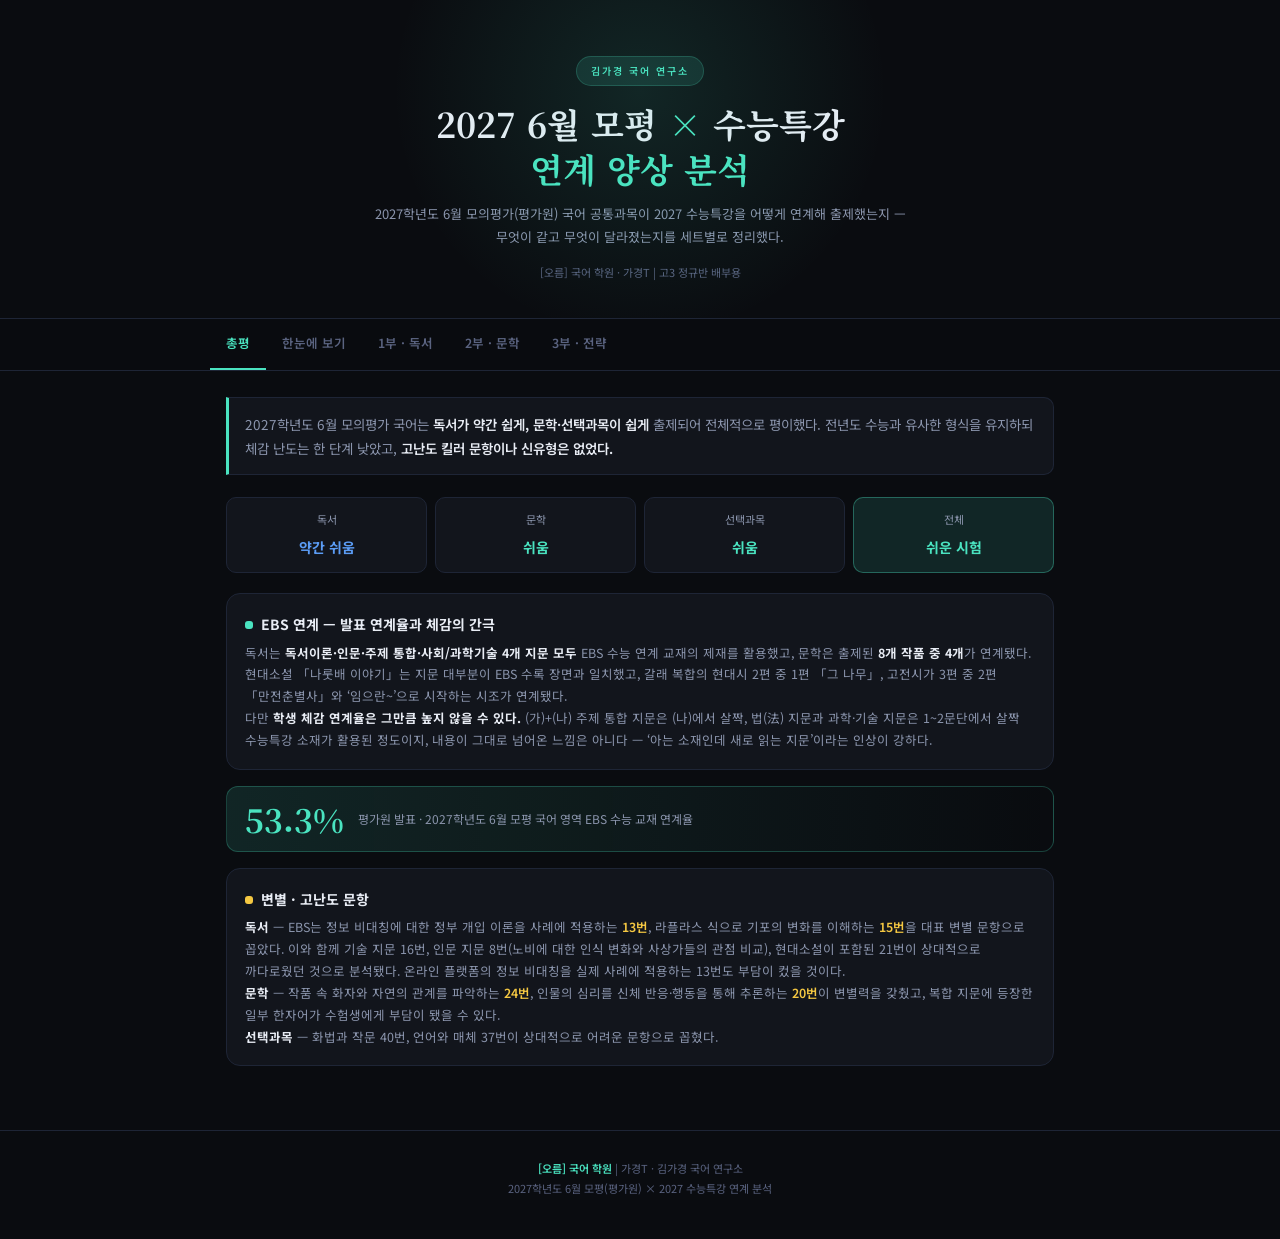
<file: yeongye-2027-06.html>
<!DOCTYPE html>
<html lang="ko">
<head>
<meta charset="UTF-8">
<meta name="viewport" content="width=device-width, initial-scale=1.0, maximum-scale=1.0, user-scalable=no">
<meta http-equiv="Cache-Control" content="no-cache, no-store, must-revalidate">
<title>[오름] 2027 6월 모평 × 수능특강 연계 분석</title>
<meta name="description" content="2027학년도 6월 모의평가 국어가 2027 수능특강을 어떻게 연계해 출제했는지, 같은 점과 달라진 점을 세트별로 정리한 [오름] 국어 연계 분석입니다."/>
<link rel="canonical" href="https://class.oreumyak.com/yeongye-2027-06.html"/>
<meta property="og:type" content="article"/>
<meta property="og:title" content="[오름] 2027 6월 모평 × 수능특강 연계 분석"/>
<meta property="og:description" content="2027학년도 6월 모의평가 국어가 2027 수능특강을 어떻게 연계해 출제했는지, 같은 점과 달라진 점을 세트별로 정리한 [오름] 국어 연계 분석입니다."/>
<meta property="og:url" content="https://class.oreumyak.com/yeongye-2027-06.html"/>
<meta property="og:image" content="https://class.oreumyak.com/og-image-v2.png"/>

<style>
@import url('https://fonts.googleapis.com/css2?family=Noto+Sans+KR:wght@300;400;500;600;700;900&family=Noto+Serif+KR:wght@400;600;700&display=swap');
:root{--bg:#0a0c10;--card:#12151c;--card2:#181c26;--accent:#1a1f2e;--bdr:#1e2536;--bdr2:#2a3350;--t1:#e8ecf4;--t2:#8b95ad;--t3:#5a6380;--mint:#4ae3c0;--mintD:#2a8b74;--mintG:rgba(74,227,192,.12);--coral:#ff6b8a;--coralD:#993f53;--coralG:rgba(255,107,138,.1);--amber:#f5c842;--amberD:#a18530;--amberG:rgba(245,200,66,.1);--blue:#5b9cf5;--blueD:#3a6399;--blueG:rgba(91,156,245,.1);--purple:#a78bfa;--purpleG:rgba(167,139,250,.1)}
*{margin:0;padding:0;box-sizing:border-box;word-break:keep-all;overflow-wrap:break-word}
body{background:var(--bg);color:var(--t1);font-family:'Noto Sans KR',sans-serif;font-weight:400;line-height:1.8;-webkit-font-smoothing:antialiased;-webkit-text-size-adjust:100%}

.hero{position:relative;padding:54px 20px 36px;text-align:center;border-bottom:1px solid var(--bdr);overflow:hidden}
.hero::before{content:'';position:absolute;top:-50%;left:50%;transform:translateX(-50%);width:500px;height:500px;background:radial-gradient(circle,var(--mintG) 0%,transparent 70%);pointer-events:none}
.hero-label{display:inline-block;font-size:10px;font-weight:600;letter-spacing:2px;text-transform:uppercase;color:var(--mint);background:var(--mintG);border:1px solid rgba(74,227,192,.2);padding:5px 14px;border-radius:20px;margin-bottom:16px}
.hero h1{font-family:'Noto Serif KR',serif;font-size:clamp(22px,5vw,34px);font-weight:700;line-height:1.32;margin-bottom:10px}
.hero h1 em{font-style:normal;color:var(--mint)}
.hero .sub{font-size:13px;color:var(--t2);max-width:560px;margin:0 auto}
.hero .meta{margin-top:14px;font-size:11px;color:var(--t3)}

.tab-wrap{position:sticky;top:0;z-index:190;background:rgba(10,12,16,.93);backdrop-filter:blur(12px);border-bottom:1px solid var(--bdr);padding:0 12px}
.tabs{display:flex;gap:0;max-width:860px;margin:0 auto;overflow-x:auto;scrollbar-width:none}
.tabs::-webkit-scrollbar{display:none}
.tab{flex-shrink:0;padding:13px 16px;font-size:12.5px;font-weight:600;color:var(--t3);cursor:pointer;border-bottom:2px solid transparent;transition:all .2s;white-space:nowrap;-webkit-tap-highlight-color:transparent}
.tab:hover{color:var(--t2)}
.tab.active{color:var(--mint);border-bottom-color:var(--mint)}

.container{max-width:860px;margin:0 auto;padding:0 16px}
.section{display:none;padding:26px 0 48px;animation:fadeIn .3s ease}.section.active{display:block}
@keyframes fadeIn{from{opacity:0;transform:translateY(8px)}to{opacity:1;transform:none}}

.lead{font-size:13.5px;color:var(--t2);margin-bottom:22px;padding:14px 16px;background:var(--card);border:1px solid var(--bdr);border-left:3px solid var(--mint);border-radius:0 10px 10px 0}
.lead b{color:var(--t1);font-weight:600}

/* overview table */
.maptbl{width:100%;border-collapse:collapse;font-size:12.5px;background:var(--card);border:1px solid var(--bdr);border-radius:12px;overflow:hidden}
.maptbl th{background:var(--card2);color:var(--mint);font-weight:600;font-size:11px;letter-spacing:.5px;padding:11px 10px;text-align:left;border-bottom:1px solid var(--bdr2)}
.maptbl td{padding:11px 10px;border-bottom:1px solid var(--bdr);vertical-align:top;color:var(--t1)}
.maptbl tr:last-child td{border-bottom:none}
.maptbl .q{font-weight:700;color:var(--mint);white-space:nowrap}
.maptbl .new td{background:var(--coralG)}
.maptbl .new .q{color:var(--coral)}
.badge{display:inline-block;font-size:10px;font-weight:600;padding:3px 8px;border-radius:6px;white-space:nowrap}
.b-direct{color:var(--mint);background:var(--mintG);border:1px solid rgba(74,227,192,.25)}
.b-deep{color:var(--amber);background:var(--amberG);border:1px solid rgba(245,200,66,.25)}
.b-new{color:var(--coral);background:var(--coralG);border:1px solid rgba(255,107,138,.25)}
.b-lit{color:var(--blue);background:var(--blueG);border:1px solid rgba(91,156,245,.25)}
.note{font-size:11.5px;color:var(--t3);margin-top:14px;line-height:1.7}

/* set card */
.setcard{background:var(--card);border:1px solid var(--bdr);border-radius:14px;padding:20px 18px;margin-bottom:18px}
.setcard.new{border-style:dashed;border-color:var(--coralD)}
.set-head{display:flex;align-items:baseline;gap:10px;flex-wrap:wrap;margin-bottom:4px}
.set-num{font-family:'Noto Serif KR',serif;font-size:20px;font-weight:700;color:var(--mint)}
.set-title{font-size:15px;font-weight:700;color:var(--t1)}
.set-q{font-size:11.5px;color:var(--t3);margin-left:auto;font-weight:600}
.set-sub{font-size:11.5px;color:var(--t2);margin-bottom:14px}

.cmp{display:grid;grid-template-columns:1fr 1fr;gap:10px;margin:12px 0}
@media(max-width:560px){.cmp{grid-template-columns:1fr}}
.cmp .col{background:var(--card2);border:1px solid var(--bdr);border-radius:10px;padding:12px 13px}
.cmp .col.src{border-top:2px solid var(--t3)}
.cmp .col.exam{border-top:2px solid var(--mint)}
.cmp .col.gold{border-top:2px solid var(--amber);background:rgba(245,200,66,.06)}
.cmp .ttl{font-size:10.5px;font-weight:700;letter-spacing:.5px;color:var(--t2);margin-bottom:7px;text-transform:uppercase}
.cmp .exam .ttl{color:var(--mint)}
.cmp .txt{font-size:12.5px;color:var(--t1);line-height:1.7}

.blk{margin-top:14px}
.blk .lbl{font-size:11px;font-weight:700;letter-spacing:.5px;color:var(--mint);text-transform:uppercase;margin-bottom:6px;display:flex;align-items:center;gap:7px}
.blk .lbl::before{content:'';width:5px;height:5px;border-radius:50%;background:var(--mint)}
.blk.deep .lbl{color:var(--amber)}.blk.deep .lbl::before{background:var(--amber)}
.blk p{font-size:12.5px;color:var(--t1);line-height:1.75;margin-bottom:6px}
.blk ul{list-style:none;padding:0}
.blk li{font-size:12.5px;color:var(--t1);line-height:1.7;padding-left:18px;position:relative;margin-bottom:6px}
.blk li::before{content:'✓';position:absolute;left:0;color:var(--mint);font-size:11px;top:2px}
.kw{color:var(--mint);font-weight:600}
.kw-a{color:var(--amber);font-weight:600}

.newbox{background:var(--coralG);border:1px solid rgba(255,107,138,.2);border-radius:12px;padding:16px;font-size:12.5px;color:var(--t1);line-height:1.75}
.newbox b{color:var(--coral)}

/* strategy */
.scard{background:var(--card);border:1px solid var(--bdr);border-radius:14px;padding:18px;margin-bottom:16px}
.scard h3{font-size:14px;font-weight:700;color:var(--t1);margin-bottom:4px;display:flex;align-items:center;gap:8px}
.scard h3 .dot{width:8px;height:8px;border-radius:3px}
.scard p{font-size:12.5px;color:var(--t2);line-height:1.75}
.scard p b{color:var(--t1)}
.steps{counter-reset:s}
.steps li{list-style:none;font-size:12.5px;color:var(--t1);line-height:1.7;padding:10px 0 10px 40px;position:relative;border-bottom:1px solid var(--bdr)}
.steps li:last-child{border-bottom:none}
.steps li::before{counter-increment:s;content:counter(s);position:absolute;left:0;top:9px;width:24px;height:24px;border-radius:50%;background:var(--mintG);color:var(--mint);font-weight:700;font-size:12px;display:flex;align-items:center;justify-content:center;border:1px solid rgba(74,227,192,.3)}

/* 총평 */
.difg{display:grid;grid-template-columns:repeat(4,1fr);gap:8px;margin:0 0 20px}
@media(max-width:480px){.difg{grid-template-columns:repeat(2,1fr)}}
.dif{background:var(--card);border:1px solid var(--bdr);border-radius:10px;padding:12px 8px;text-align:center}
.dif.total{border-color:rgba(74,227,192,.35);background:var(--mintG)}
.dif .dl{display:block;font-size:11px;color:var(--t2);margin-bottom:5px}
.dif .dv{display:block;font-size:14px;font-weight:700}
.dif .dv.mint{color:var(--mint)}.dif .dv.blue{color:var(--blue)}
.statbox{display:flex;align-items:center;gap:14px;background:linear-gradient(90deg,var(--mintG),transparent);border:1px solid rgba(74,227,192,.25);border-radius:12px;padding:16px 18px;margin:16px 0}
.statnum{font-family:'Noto Serif KR',serif;font-size:32px;font-weight:700;color:var(--mint);line-height:1}
.statlbl{font-size:12px;color:var(--t2);line-height:1.5}
footer{text-align:center;padding:28px 20px 40px;border-top:1px solid var(--bdr);color:var(--t3);font-size:11px}
footer .brand{color:var(--mint);font-weight:600}
</style>
<script src="analytics.js" defer></script>
</head>
<body>

<div class="hero">
  <div class="hero-label">김가경 국어 연구소</div>
  <h1>2027 6월 모평 <em>×</em> 수능특강<br><em>연계 양상 분석</em></h1>
  <p class="sub">2027학년도 6월 모의평가(평가원) 국어 공통과목이 2027 수능특강을 어떻게 연계해 출제했는지 — 무엇이 같고 무엇이 달라졌는지를 세트별로 정리했다.</p>
  <p class="meta">[오름] 국어 학원 · 가경T  |  고3 정규반 배부용</p>
</div>

<div class="tab-wrap">
  <div class="tabs">
    <div class="tab active" data-t="summary">총평</div>
    <div class="tab" data-t="overview">한눈에 보기</div>
    <div class="tab" data-t="reading">1부 · 독서</div>
    <div class="tab" data-t="lit">2부 · 문학</div>
    <div class="tab" data-t="strategy">3부 · 전략</div>
  </div>
</div>

<div class="container">

  <!-- SUMMARY -->
  <div class="section active" id="summary">
    <div class="lead">2027학년도 6월 모의평가 국어는 <b>독서가 약간 쉽게, 문학·선택과목이 쉽게</b> 출제되어 전체적으로 평이했다. 전년도 수능과 유사한 형식을 유지하되 체감 난도는 한 단계 낮았고, <b>고난도 킬러 문항이나 신유형은 없었다.</b></div>

    <div class="difg">
      <div class="dif"><span class="dl">독서</span><span class="dv blue">약간 쉬움</span></div>
      <div class="dif"><span class="dl">문학</span><span class="dv mint">쉬움</span></div>
      <div class="dif"><span class="dl">선택과목</span><span class="dv mint">쉬움</span></div>
      <div class="dif total"><span class="dl">전체</span><span class="dv mint">쉬운 시험</span></div>
    </div>

    <div class="scard">
      <h3><span class="dot" style="background:var(--mint)"></span>EBS 연계 — 발표 연계율과 체감의 간극</h3>
      <p>독서는 <b>독서이론·인문·주제 통합·사회/과학기술 4개 지문 모두</b> EBS 수능 연계 교재의 제재를 활용했고, 문학은 출제된 <b>8개 작품 중 4개</b>가 연계됐다. 현대소설 「나룻배 이야기」는 지문 대부분이 EBS 수록 장면과 일치했고, 갈래 복합의 현대시 2편 중 1편 「그 나무」, 고전시가 3편 중 2편 「만전춘별사」와 ‘임으란~’으로 시작하는 시조가 연계됐다.</p>
      <p>다만 <b>학생 체감 연계율은 그만큼 높지 않을 수 있다.</b> (가)+(나) 주제 통합 지문은 (나)에서 살짝, 법(法) 지문과 과학·기술 지문은 1~2문단에서 살짝 수능특강 소재가 활용된 정도이지, 내용이 그대로 넘어온 느낌은 아니다 — ‘아는 소재인데 새로 읽는 지문’이라는 인상이 강하다.</p>
    </div>

    <div class="statbox"><span class="statnum">53.3%</span><span class="statlbl">평가원 발표 · 2027학년도 6월 모평 국어 영역 EBS 수능 교재 연계율</span></div>

    <div class="scard">
      <h3><span class="dot" style="background:var(--amber)"></span>변별 · 고난도 문항</h3>
      <p><b>독서</b> — EBS는 정보 비대칭에 대한 정부 개입 이론을 사례에 적용하는 <span class="kw-a">13번</span>, 라플라스 식으로 기포의 변화를 이해하는 <span class="kw-a">15번</span>을 대표 변별 문항으로 꼽았다. 이와 함께 기술 지문 16번, 인문 지문 8번(노비에 대한 인식 변화와 사상가들의 관점 비교), 현대소설이 포함된 21번이 상대적으로 까다로웠던 것으로 분석됐다. 온라인 플랫폼의 정보 비대칭을 실제 사례에 적용하는 13번도 부담이 컸을 것이다.</p>
      <p><b>문학</b> — 작품 속 화자와 자연의 관계를 파악하는 <span class="kw-a">24번</span>, 인물의 심리를 신체 반응·행동을 통해 추론하는 <span class="kw-a">20번</span>이 변별력을 갖췄고, 복합 지문에 등장한 일부 한자어가 수험생에게 부담이 됐을 수 있다.</p>
      <p><b>선택과목</b> — 화법과 작문 40번, 언어와 매체 37번이 상대적으로 어려운 문항으로 꼽혔다.</p>
    </div>
  </div>

  <!-- OVERVIEW -->
  <div class="section" id="overview">
    <div class="lead">국어 공통과목 <b>8개 지문 세트 중 7개</b>가 2027 수능특강에서 직접 연계됐다. 신규 출제는 <b>28~31번 「홍길동전」 한 세트뿐</b>이다. 독서는 소재·개념을 가져오되 지문을 새로 쓰거나 사례를 덧붙여 더 깊게, 문학은 작품을 그대로 두되 묶음·〈보기〉·대목을 바꿔 출제했다.</div>
    <table class="maptbl">
      <thead><tr><th>문항</th><th>영역</th><th>수능특강 출처</th><th>작품 · 소재</th><th>연계 유형</th></tr></thead>
      <tbody>
        <tr><td class="q">1~3</td><td>독서</td><td>독서론</td><td>SQ3R · CSQ3R 읽기 전략</td><td><span class="badge b-direct">소재 동일</span></td></tr>
        <tr><td class="q">4~9</td><td>독서</td><td>사회 · 형평 운동</td><td>노비제 · 신분 차별 · 형평 운동 · 민권</td><td><span class="badge b-deep">재활용+주제통합 심화</span></td></tr>
        <tr><td class="q">10~13</td><td>독서</td><td>사회 · 정보 비대칭</td><td>역선택 → 플랫폼 · 생성형 AI · 표현의 자유</td><td><span class="badge b-deep">재활용+심화·변형</span></td></tr>
        <tr><td class="q">14~17</td><td>독서</td><td>과학 · 폐포</td><td>라플라스 식 · 표면 장력 · 계면활성제</td><td><span class="badge b-direct">개념 직접 차용</span></td></tr>
        <tr><td class="q">18~21</td><td>문학</td><td>현대소설</td><td>하근찬 「나룻배 이야기」</td><td><span class="badge b-lit">동일 작품·다른 대목</span></td></tr>
        <tr><td class="q">22~27</td><td>문학</td><td>현대시 · 김명인 「그 나무」</td><td>김명인 「그 나무」 + 김기택 「나무」 + 수필</td><td><span class="badge b-lit">동일 작품·갈래 복합</span></td></tr>
        <tr class="new"><td class="q">28~31</td><td>문학</td><td>(연계 아님)</td><td>작자 미상 「홍길동전」</td><td><span class="badge b-new">신규 출제</span></td></tr>
        <tr><td class="q">32~34</td><td>문학</td><td>고전시가 ①+②</td><td>만전춘별사 + 김수장 + 이정보</td><td><span class="badge b-lit">동일 작품·묶음 재구성</span></td></tr>
      </tbody>
    </table>
    <p class="note">※ 28~31번(「홍길동전」)만 제공 자료와 무관한 신규 출제이며, 나머지 일곱 세트는 모두 연계 지문이다. 선택과목(35~45번 화법과 작문·언어와 매체)은 분석 대상에서 제외했다.</p>
  </div>

  <!-- READING -->
  <div class="section" id="reading">
    <div class="lead">독서 연계의 핵심은 <b>‘아는 화제, 모르는 깊이’</b>다. 수능특강의 소재·핵심 개념을 그대로 가져오되, 지문은 새로 쓰거나 사례를 덧붙이고 다른 화제와 융합해 난도를 끌어올렸다. 수능특강을 ‘예습’으로 삼되, 더 깊고 넓은 버전을 각오해야 한다.</div>

    <div class="setcard">
      <div class="set-head"><span class="set-num">①</span><span class="set-title">SQ3R 읽기 전략 · 독서론</span><span class="set-q">모평 1~3번</span></div>
      <div class="cmp">
        <div class="col src"><div class="ttl">2027 수능특강</div><div class="txt">SQ3R(훑어보기·질문 만들기·읽기·되새기기·다시 보기)와 이를 확장한 <span class="kw">CSQ3R</span> 전략. 능동적 읽기 습관, 배경지식 활용, 단계의 비일방향성(이전 단계 재수행)을 다룸.</div></div>
        <div class="col exam"><div class="ttl">2027 6월 모평</div><div class="txt">동일한 <span class="kw">SQ3R 5단계</span>를 제시하되, 각 단계의 활동과 효과를 중심으로 표준 독서론으로 출제. 구조·내용을 점검·조정하며 읽는 능동적 독서 과정을 강조.</div></div>
      </div>
      <div class="blk"><div class="lbl">공통 토대</div><p>‘SQ3R’이라는 동일한 독서 전략을 핵심 소재로 공유한다. 다섯 단계의 명칭·순서와 능동적·점검적 읽기라는 강조점이 일치한다.</p></div>
      <div class="blk deep"><div class="lbl">심화 · 변형</div><p>SQ3R은 독서론의 표준 화제이긴 하나, 수능특강이 SQ3R·CSQ3R을 명시적으로 정리해 둔 만큼 ‘예습한 화제’가 그대로 나온 셈이다. 수능특강이 CSQ3R(저자 입장에서 전달 방식 점검)까지 확장했다면, 모평은 SQ3R 5단계의 이해·적용에 집중했다.</p></div>
      <div class="blk"><div class="lbl">학습 포인트</div><ul><li>SQ3R 다섯 단계의 명칭·순서·활동을 정확히 정리</li><li>‘되새기기·다시 보기’ 등 점검 단계의 기능(이해 확인·재수행) 이해</li></ul></div>
    </div>

    <div class="setcard">
      <div class="set-head"><span class="set-num">②</span><span class="set-title">신분 차별 · 형평 운동 · 주제 통합</span><span class="set-q">모평 4~9번</span></div>
      <div class="cmp">
        <div class="col src"><div class="ttl">2027 수능특강</div><div class="txt">조선 후기~일제강점기의 신분 차별과 <span class="kw">형평 운동</span>. 백정 차별, <span class="kw">1923년 진주 형평사</span> 조직, <span class="kw">1925년 대중사 개칭</span>, 인권·평등 운동으로의 전국화.</div></div>
        <div class="col exam"><div class="ttl">2027 6월 모평</div><div class="txt"><b>(가)</b> 조선 노비제와 실학자 <span class="kw">이익</span>의 운명론(천명·성명·시세·조명, 노비 세습 금지론). <b>(나)</b> 19세기 서구 민권 사상, 유길준·박영효·김윤식 등 개화파 민권론, 그리고 형평 운동으로의 전개.</div></div>
      </div>
      <div class="blk"><div class="lbl">공통 토대</div><p>신분 차별과 그 극복(형평 운동)이라는 소재를 공유하며, 백정·형평사·진주·대중사 개칭 등 핵심 사실이 그대로 겹친다.</p></div>
      <div class="blk deep"><div class="lbl">심화 · 변형</div><p>수능특강이 형평 운동을 단독 화제로 정리했다면, 모평은 그 앞단에 <b>(가) 노비제·실학(이익)</b>과 <b>(나) 서구 민권 사상</b>을 배치한 <span class="kw-a">(가)(나) 주제 통합</span>으로 확장. 신분 문제를 ‘운명론적 인간관’과 ‘근대 권리론’이라는 두 사상사적 축으로 재구성했다. 9번 어휘까지 붙은 6문항 풀세트.</p></div>
      <div class="blk"><div class="lbl">학습 포인트</div><ul><li>형평사·1923 진주·1925 대중사 개칭 등 사실 관계 정리</li><li>이익의 ‘천명→조명’ 논리(노력으로 운명을 바꿈) 이해</li><li>(가) 이익 신분관 ↔ (나) 개화파 민권론(천부 인권 vs 교육·법 전제) 대비</li></ul></div>
    </div>

    <div class="setcard">
      <div class="set-head"><span class="set-num">③</span><span class="set-title">정보 비대칭 · 역선택 · 경제</span><span class="set-q">모평 10~13번</span></div>
      <div class="cmp">
        <div class="col src"><div class="ttl">2027 수능특강</div><div class="txt">보험 시장을 사례로 정보 비대칭 → <span class="kw">역선택</span>, 정보 우위자의 <span class="kw">신호 발송</span>과 열위자의 <span class="kw">선별</span>, 자율 차등 보험료 등 해소 기제.</div></div>
        <div class="col exam"><div class="ttl">2027 6월 모평</div><div class="txt">정보 비대칭·역선택에서 출발해 <span class="kw">온라인 플랫폼·생성형 AI 표시 의무</span>, ‘<span class="kw">사상의 자유 시장</span>’ 이론(㉠)과 비판론(㉡), 헌재 실명확인제 판단, <span class="kw">표현의 자유</span> 규제 논쟁으로 확장.</div></div>
      </div>
      <div class="blk"><div class="lbl">공통 토대</div><p>‘정보 비대칭 → 역선택’이라는 핵심 개념과 ‘정부의 시장 개입’이라는 틀을 그대로 공유한다.</p></div>
      <div class="blk deep"><div class="lbl">심화 · 변형</div><p>보험 시장의 정태적 역선택 사례를 <b>온라인 플랫폼·생성형 AI</b>라는 디지털 맥락으로 옮기고, 한 걸음 더 나아가 ‘정보 규제 ↔ 표현의 자유’라는 <span class="kw-a">헌법적 가치 충돌</span>까지 결합. 경제 지문이 법·언론 지문과 융합됐다.</p></div>
      <div class="blk"><div class="lbl">학습 포인트</div><ul><li>역선택의 발생 메커니즘과 신호 발송·선별의 차이 구분</li><li>‘사상의 자유 시장’ 이론(㉠)과 비판론(㉡)의 대립 구도 정리</li><li>실명확인제 헌재 다수·소수 의견 논거를 〈보기〉에 적용</li></ul></div>
    </div>

    <div class="setcard">
      <div class="set-head"><span class="set-num">④</span><span class="set-title">폐포 · 표면 장력 · 라플라스 식 · 과학</span><span class="set-q">모평 14~17번</span></div>
      <div class="cmp">
        <div class="col gold"><div class="ttl">2027 수능특강</div><div class="txt">폐포의 표면 장력과 계면활성제, <span class="kw-a">라플라스 식 P = 2T/r</span>. 작은 폐포일수록 내부 압력이 커 허탈이 쉬우나 계면활성제가 표면 장력을 낮춰 막음.</div></div>
        <div class="col gold"><div class="ttl">2027 6월 모평</div><div class="txt">물방울·비눗방울·기포의 표면 장력과 라플라스 식. <b>폐포·계면활성제 사례를 그대로 포함</b>하고, 작은 기포→큰 기포 공기 이동, 여기에 <span class="kw-a">잉크젯 잉크 방울</span> 사례를 덧붙여 일반화.</div></div>
      </div>
      <div class="blk"><div class="lbl">공통 토대</div><p>라플라스 식·표면 장력·계면활성제·폐포라는 개념과 소재를 거의 그대로 공유한다 — <b>이번 독서 연계 중 일치도가 가장 높다.</b></p></div>
      <div class="blk deep"><div class="lbl">심화 · 변형</div><p>수능특강이 폐포 하나에 초점을 맞췄다면, 모평은 같은 원리를 물방울·기포·잉크 방울로 일반화. 16번 〈보기〉는 잉크 점도·표면 장력으로 잉크 방울 형성을 따지는 <span class="kw-a">적용형</span>이다.</p></div>
      <div class="blk"><div class="lbl">학습 포인트</div><ul><li>라플라스 식 P=2T/r의 의미(r↓ → 내부 압력↑) 설명</li><li>계면활성제가 폐포 허탈을 막는 원리 이해</li><li>작은 기포→큰 기포 공기 이동을 라플라스 식으로 설명, 잉크 방울에 적용</li></ul></div>
    </div>
  </div>

  <!-- LITERATURE -->
  <div class="section" id="lit">
    <div class="lead">문학 연계는 <b>작품 자체를 가져온다.</b> 다만 묶는 지문을 바꾸거나 〈보기〉의 관점을 교체하고, 다른 대목을 잘라 와 같은 작품을 다른 각도로 다시 풀게 한다. 작품의 핵심 해석은 고정하되, ‘다른 묶음·〈보기〉·대목으로 나올 수 있다’는 전제로 비교 훈련을 해야 한다.</div>

    <div class="setcard">
      <div class="set-head"><span class="set-num">⑤</span><span class="set-title">하근찬 「나룻배 이야기」 · 현대소설</span><span class="set-q">모평 18~21번</span></div>
      <div class="cmp">
        <div class="col src"><div class="ttl">2027 수능특강</div><div class="txt">뱃사공 <span class="kw">삼바우</span>를 중심으로, 마을과 <span class="kw">양복쟁이</span>(폭력적 외부 세력)를 둘러싼 한 대목을 수록.</div></div>
        <div class="col exam"><div class="ttl">2027 6월 모평</div><div class="txt">같은 작품의 <b>다른(이웃한) 대목</b> — 삼바우가 천달이·동식·수만이가 양복쟁이에게 끌려간 정황을 알고, 끝내 <span class="kw">강 길(나루)을 끊어 버리기로 결심</span>하는 장면.</div></div>
      </div>
      <div class="blk"><div class="lbl">공통 토대</div><p>동일 작품이며, 인물(삼바우·양복쟁이)과 강·나루라는 공간, ‘양복쟁이의 연행’이라는 폭력 모티프를 공유한다.</p></div>
      <div class="blk deep"><div class="lbl">심화 · 변형</div><p>수능특강과 본문이 거의 겹치지 않는 다른 대목을 잘라 출제 — 줄거리 전체 흐름을 모르면 인물 관계 파악이 어렵다. 삼바우가 ‘강 길을 끊는’ 결심에 이르는 심리 변화(체념→분노→결단)가 초점이다.</p></div>
      <div class="blk"><div class="lbl">학습 포인트</div><ul><li>삼바우의 심리 변화와 ‘강 길을 끊는’ 행위의 저항·단절 의미</li><li>양복쟁이 = 폭력적 외부 세력 구도와 인물 관계 정리</li><li>같은 작품도 다른 대목으로 나올 수 있음을 전제로 줄거리 정리</li></ul></div>
    </div>

    <div class="setcard">
      <div class="set-head"><span class="set-num">⑥</span><span class="set-title">김명인 「그 나무」 · 현대시 (갈래 복합)</span><span class="set-q">모평 22~27번</span></div>
      <div class="cmp">
        <div class="col src"><div class="ttl">2027 수능특강</div><div class="txt">현대시 <span class="kw">김명인 「그 나무」</span> 수록 — 봄꽃 가로 곁의 ‘늦된 나무’가 더디지만 제 나름으로 뒤늦게 <span class="kw">꽃불</span>을 밝히는 모습을 그린 작품.</div></div>
        <div class="col exam"><div class="ttl">2027 6월 모평</div><div class="txt"><b>(가)</b> 김명인 「그 나무」 + <b>(나)</b> 김기택 「나무」 + <b>(다)</b> 고전 수필을 묶은 ‘나무’ 주제 <span class="kw">갈래 복합</span>. 김명인 「그 나무」가 연계작.</div></div>
      </div>
      <div class="blk"><div class="lbl">공통 토대</div><p>동일 작품 김명인 「그 나무」를 그대로 가져왔다. ‘늦된 나무 / 더디게 밝히는 꽃불’이라는 핵심 이미지와, 뒤늦게 제 생명을 피워 내는 존재에 대한 시선이 공유된다.</p></div>
      <div class="blk deep"><div class="lbl">심화 · 변형</div><p>김명인 「그 나무」를 김기택 「나무」(나이테·결의 흔적)와 고전 수필(회화나무)과 함께 묶어 <span class="kw-a">(가)(나)(다) 3편 갈래 복합</span>으로 확장했다. ‘나무’라는 제재를 여러 각도로 비교하게 하고, 〈보기〉 감상 관점도 새로 부여했다.</p></div>
      <div class="blk"><div class="lbl">학습 포인트</div><ul><li>김명인 「그 나무」의 ‘늦됨 → 뒤늦은 개화(꽃불)’가 지닌 의미 고정</li><li>김기택 「나무」·수필과의 공통점(나무)과 차이점(태도·어조) 비교</li><li>갈래 복합에서 묶음에 휘둘리지 말고 각 작품의 본질을 먼저 잡기</li></ul></div>
    </div>

    <div class="setcard">
      <div class="set-head"><span class="set-num">⑦</span><span class="set-title">만전춘별사 · 이정보 시조 · 고전시가 묶음 재구성</span><span class="set-q">모평 32~34번</span></div>
      <div class="cmp">
        <div class="col gold"><div class="ttl">2027 수능특강 (두 세트)</div><div class="txt"><b>① 세트:</b> (가) 「만전춘별사」, (나) 김상헌, (다) 사설시조(장맛비).<br><b>② 세트:</b> (가) 원천석, (나) 작자 미상, (다) <span class="kw-a">이정보</span> 시조(칡넝쿨).</div></div>
        <div class="col gold"><div class="ttl">2027 6월 모평 (32~34)</div><div class="txt"><b>(가)</b> 「만전춘별사」 ← ①세트 차출 · <b>(다)</b> 이정보 시조(칡넝쿨) ← ②세트 차출 · <b>(나)</b> 김수장 시조(시름을 강물에 띄움)는 신작 보충.</div></div>
      </div>
      <div class="blk"><div class="lbl">공통 토대</div><p>만전춘별사·이정보 시조 모두 수능특강 수록 작품이다. 만전춘별사 본문은 거의 동일(연 선택 차이), 이정보 시조는 ‘엊으면/엊으란’, ‘벗어날/떨어질’ 수준의 표기 차이만 보인다.</p></div>
      <div class="blk deep"><div class="lbl">심화 · 변형</div><p>평가원이 <b>서로 다른 두 고전시가 세트에서 작품을 각각 뽑아 새 묶음으로 재구성</b>한 전형적 ‘작품 그대로 + 묶음 교체’ 연계. 32번은 [A][B][C] 동일 구절 반복의 효과를 묻는 관점을 신설해, ‘사랑·이별(만전춘)·시름 떨치기(김수장)·변치 않는 결속(이정보)’을 한 틀로 비교한다.</p></div>
      <div class="blk"><div class="lbl">학습 포인트</div><ul><li>만전춘별사 각 연의 정서와 [A][B][C] 반복 구절의 기능 정리</li><li>이정보 시조 ‘칡넝쿨 = 변치 않는 결속·사랑’ 핵심 해석 고정</li><li>서로 다른 출처의 작품이 한 세트로 묶일 수 있음을 전제로 비교</li></ul></div>
    </div>

    <div class="setcard new">
      <div class="set-head"><span class="set-num" style="color:var(--coral)">!</span><span class="set-title">신규 출제 (연계 아님)</span><span class="set-q">28~31번</span></div>
      <div class="newbox"><b>[28~31]</b> 작자 미상 「홍길동전」은 제공된 수능특강 문학 원본에 없는 신규 출제다. 다만 「홍길동전」의 신분제(적서 차별) 모티프는 ‘전략’ 탭의 영역 교차와 맞닿는다.</div>
    </div>
  </div>

  <!-- STRATEGY -->
  <div class="section" id="strategy">
    <div class="lead">이번 회차 연계는 두 갈래로 정리된다. 유형을 알면 다음 회차도 ‘어느 각도로 변형될지’ 예측할 수 있다.</div>

    <div class="scard">
      <h3><span class="dot" style="background:var(--mint)"></span>독서형 — 소재 재활용 + 지문 신작·심화</h3>
      <p>화제와 핵심 개념은 익숙하지만 지문은 더 어렵고 넓다. 수능특강을 배경지식으로 깔되, <b>한 단계 더 깊은 개념</b>(이익의 운명론·사상의 자유 시장·라플라스 식의 사례 적용)과 <b>다른 화제와의 융합</b>(정보 비대칭 ↔ 표현의 자유)까지 확장해 두어야 변별 문항에서 흔들리지 않는다.</p>
    </div>

    <div class="scard">
      <h3><span class="dot" style="background:var(--blue)"></span>문학형 — 작품 그대로 + 묶음·보기·대목 교체</h3>
      <p>작품 자체는 그대로 나오므로 <b>작품별 핵심 해석을 고정</b>해 두는 것이 가장 효율적이다. 단, 같은 작품이 다른 묶음(만전춘·이정보의 재조합, 김명인 「그 나무」의 갈래 복합화)·다른 〈보기〉·다른 대목(하근찬 소설)으로 재출제될 수 있으므로 비교 기준은 유동적으로 다룬다.</p>
    </div>

    <div class="scard">
      <h3><span class="dot" style="background:var(--coral)"></span>‘신분 차별’ 모티프가 영역을 가로지른다</h3>
      <p>독서 4~9번(조선 노비제·형평 운동)과 문학 28~31번(「홍길동전」의 적서 차별·신분제 저항)이 모두 ‘신분’을 축으로 깔려 있다. 「홍길동전」은 비연계 신규 출제이지만, <b>한 회차 안에서 독서와 문학을 관통하는 주제 띠</b>가 형성된 셈이다. 신분 제도의 모순(독서)과 그에 맞서는 저항(소설)을 함께 떠올리면 두 세트가 서로의 배경지식이 된다.</p>
    </div>

    <div class="scard">
      <h3><span class="dot" style="background:var(--amber)"></span>정리 — 이렇게 대비하라</h3>
      <ul class="steps">
        <li>수능특강 독서는 ‘키워드 + 핵심 개념’으로 정리하되, 그보다 한 단계 깊은 개념(라플라스 식 적용·사상의 자유 시장·이익의 운명론)까지 미리 확장해 둔다.</li>
        <li>수능특강 문학은 ‘작품별 핵심 해석’을 고정하고, 다른 묶음·〈보기〉·대목으로 나올 가능성을 전제로 비교 연습을 한다.</li>
        <li>두 영역 모두 〈보기〉를 본문에 대입하는 적용 훈련이 고난도 문항의 승부처다.</li>
        <li>연계 작품·소재 점검표를 만들어, 회차가 늘어날 때마다 ‘어느 각도로 변형될 수 있는가’를 스스로 예측해 본다.</li>
      </ul>
    </div>
  </div>

</div>

<footer>
  <span class="brand">[오름] 국어 학원</span> | 가경T · 김가경 국어 연구소<br>
  2027학년도 6월 모평(평가원) × 2027 수능특강 연계 분석
</footer>

<script>
document.querySelectorAll('.tab').forEach(function(tab){
  tab.addEventListener('click',function(){
    var t=tab.dataset.t;
    document.querySelectorAll('.tab').forEach(function(x){x.classList.remove('active')});
    document.querySelectorAll('.section').forEach(function(x){x.classList.remove('active')});
    tab.classList.add('active');
    document.getElementById(t).classList.add('active');
    window.scrollTo({top:0,behavior:'smooth'});
  });
});
</script>
</body>
</html>
</file>
